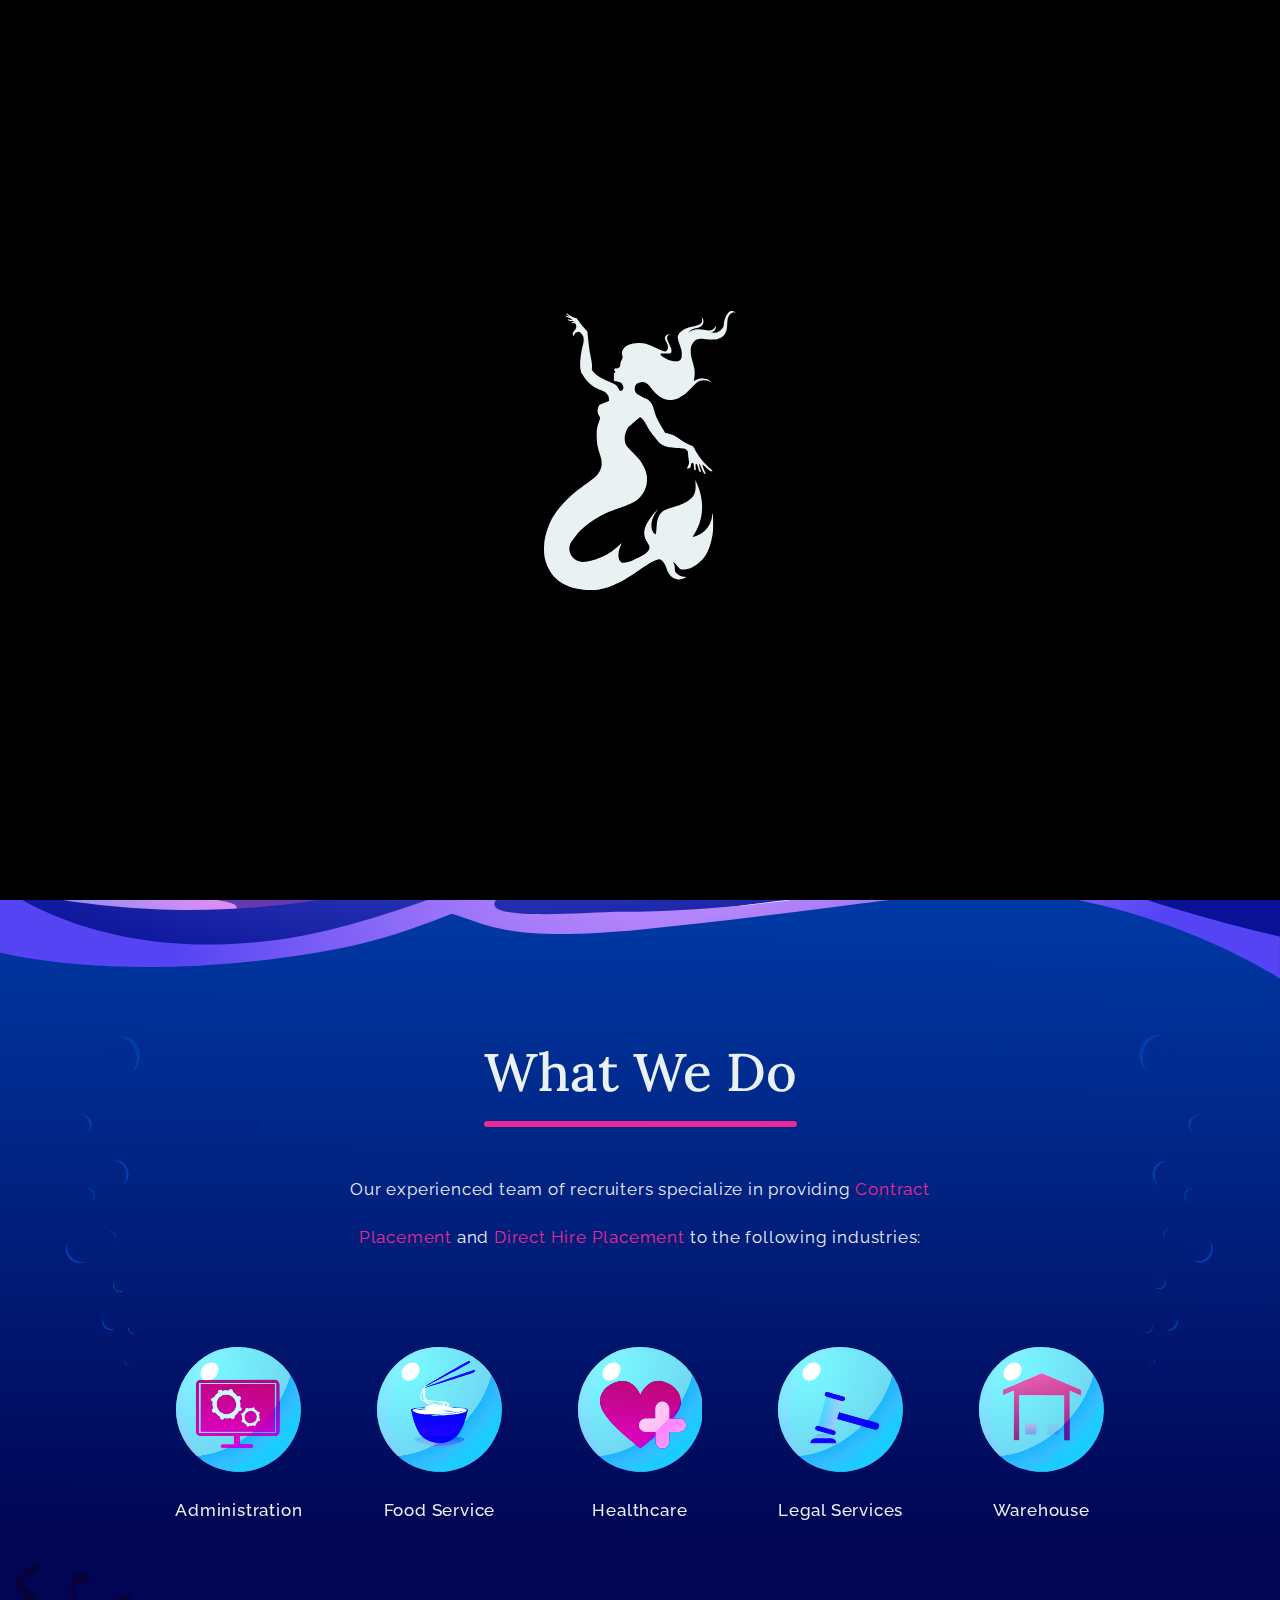
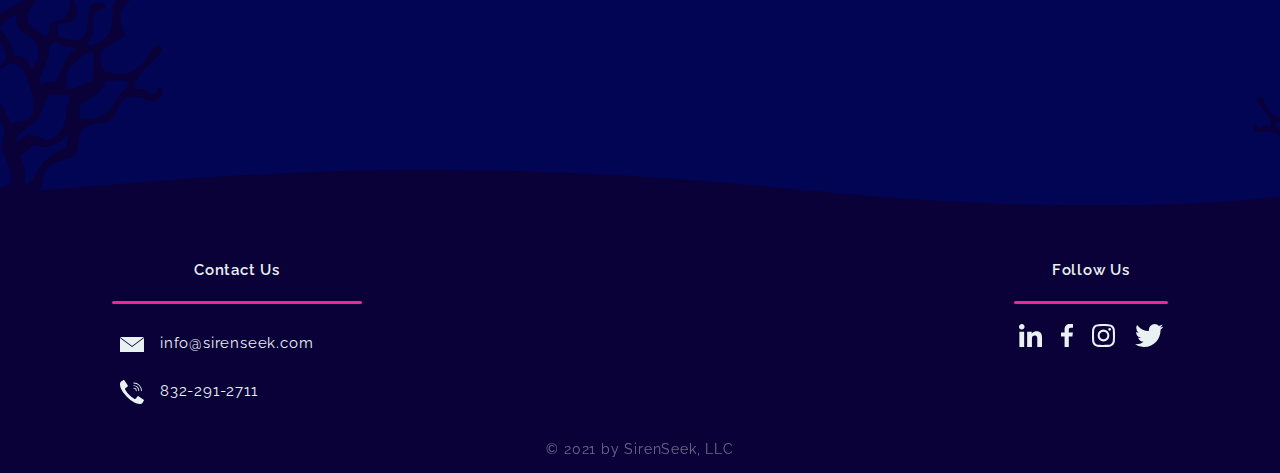
<file: index.html>
<!DOCTYPE html>
<html lang="en">
<head>
	<meta charset="UTF-8">
	<meta name="viewport" content="width=device-width, initial-scale=1.0 shrink-to-fit=no">
	<meta name="description" content="Welcome to SirenSeek! We are a national recruitment firm specializing in ERP, Food Service, Healthcare, IT and Legal Services. We also serve a multitude of other industries ranging from Transportation and Logistics to Food Service and Operations. Save Money, Energy, and Time. Contact us today!">
	 <!--social media meta tags-->
  	<meta property="og:locale" content="en_US">
  	<meta property="og:type" content="website">
  	<meta property="og:title" content="SirenSeek | Welcome">
  	<meta property="og:description" content="Welcome to SirenSeek! We are a national recruitment firm specializing in ERP, Food Service, Healthcare, IT and Legal Services. We also serve a multitude of other industries ranging from Transportation and Logistics to Food Service and Operations. Save Money, Energy, and Time. Contact us today!">
  	<meta property="og:url" content="https://sirenseek.com/">
  	<meta property="og:image" content="https://sirenseek.com/images/social media.png">
	<meta property="og:image:secure_url" content="https://sirenseek.com/images/social media.png">
  <!--links and fonts-->
	<link rel="stylesheet" href="css/bootstrap.min.css">
	<link rel="preconnect" href="https://fonts.gstatic.com">
	<link href="https://fonts.googleapis.com/css2?family=Raleway:wght@200;400;500;600&display=swap" rel="stylesheet">
	<link rel="preconnect" href="https://fonts.gstatic.com">
	<link href="https://fonts.googleapis.com/css2?family=Lora:wght@500;600&display=swap" rel="stylesheet">
	<link rel="stylesheet" href="css/style.css">
	<title>SirenSeek | Welcome</title>
  <link rel="icon" href="images/favicon.png">
	<!-- Global site tag (gtag.js) - Google Analytics -->
<script async src="https://www.googletagmanager.com/gtag/js?id=G-LVYHD60046"></script>
<script>
  window.dataLayer = window.dataLayer || [];
  function gtag(){dataLayer.push(arguments);}
  gtag('js', new Date());

  gtag('config', 'G-LVYHD60046');
</script>
</head>
<body>
	<div class="pageloader"></div>
<div class="bg">
	<header class="header ">
	<div class="logo"><a href="https://sirenseek.com/">
		<img src="images/Logo.svg" alt="Logo">
	</a>
		
	</div>
			
	<nav>
		<ul class="nav-ul" id="nav-ul">
			<li><a href="pages/Employers">Employers</a></li>
			<li><a href="pages/Job-Seekers">Job Seekers</a></li>
			<li><a href="pages/About">About</a></li>
			<li><a href="#contact" data-target="#contact">Contact</a></li>
		</ul>
	</nav>
	<button class="hamburger" id="hamburger">
				<span class="toggle-line"></span>
				<span class="toggle-line"></span>
				<span class="toggle-line"></span>
			</button>
</header>

<div class="wrapper">
	<div class="sun">
	</div>
	<div class="clouds"><svg xmlns="http://www.w3.org/2000/svg" xmlns:xlink="http://www.w3.org/1999/xlink" viewBox="0 0 2233.847 158.446" preserveAspectRation="none">
  <defs>
    <linearGradient id="linear-gradient" x1="0.5" x2="0.5" y2="1.351" gradientUnits="objectBoundingBox">
      <stop offset="0" stop-color="#000654"/>
      <stop offset="1" stop-color="#ba00ae"/>
    </linearGradient>
  </defs>
  <g id="Clouds" class="cloud-move" transform="translate(-634.417 -103.545)">
    <path id="Path_213" data-name="Path 213" d="M3272.511,173.364c0,5.653,9.469-16.227-250.323-24.247s-403.72,26.964-399.628,8.262S2843.4,88.038,2947.891,92.42s-369.522,45.04-228.159,56.7c45.8,3.777,233.945-25.1,302.456-22.611C3165.073,131.687,3272.511,167.711,3272.511,173.364Z" transform="translate(-1287.394 87.706)" fill="url(#linear-gradient)"/>
    <path id="Path_214" data-name="Path 214" d="M3118.531,121.538c-28.655,10.28-493.949,9.053-493.949,9.053s154.081-4.387,244.91-14.071,35.973-29.084,114.62-27.05S3147.186,111.257,3118.531,121.538Z" transform="translate(-255.983 84.34)" opacity="0.59" fill="url(#linear-gradient)"/>
    <path id="Path_215" data-name="Path 215" d="M3393.5,70.283s-302.343,65.247-459.3,76.722,188.922-41.185,85.388-52.7-392.339,32-392.339,32,129.6-18.218,199.091-45.38S3070.149,38.878,3167.9,38.139s-111.879,50.73-43.369,53.214C3267.413,96.534,3393.5,70.283,3393.5,70.283Z" transform="translate(-1992.835 65.414)" fill="url(#linear-gradient)"/>
  </g>
</svg></div>
<div class="clouds1">
	<svg xmlns="http://www.w3.org/2000/svg" xmlns:xlink="http://www.w3.org/1999/xlink" viewBox="0 0 2089.455 280.963">
  <defs>
    <linearGradient id="linear-gradient" x1="0.5" x2="0.5" y2="1.351" gradientUnits="objectBoundingBox">
      <stop offset="0" stop-color="#000654"/>
      <stop offset="1" stop-color="#ba00ae"/>
    </linearGradient>
  </defs>
  <g id="Clouds1" transform="matrix(0.035, 0.999, -0.999, 0.035, 840.329, -41.967)">
    <path id="Path_306" data-name="Path 306" d="M14.82,849.062c13.6,247.5,30.748,302.669,98.208,144.332S41.118,679.743,43.083,647.961c.589-9.522,24.376,36.081,45.059,67.262,26.165,39.446,58.429,152.266,52.444-53.559s-65.71-51.19-77.741-154.321C40.391,314.855-9.68,222.77-12.907,246.5S1.222,601.561,14.82,849.062Z" transform="translate(141.118 1088.484) rotate(-177)" fill="url(#linear-gradient)"/>
  </g>
</
</svg>


</svg>
</div>
<section class="welcome">
	<div class="seeking-wrap">
	<h1>Seeking All <span class="pink">Talent</span>!</h1>
	</div>
	<h2>Save Time, Energy, and Money.</h2>
	<div class="button-wrap">
	<div class="button-pink">
		<a href="pages/Employers"><button>Find Talent</button>
		</a></div>
					<div class="scroller">
    <a href="#scroll">
      <svg xmlns="http://www.w3.org/2000/svg" viewBox="0 0 64 41.461">
  <g id="Scroll" transform="translate(-928 -910.539)">
    <path id="Path_9" data-name="Path 9" d="M2897.358,1002.845a46.143,46.143,0,0,1,12-13.474c8-6,20-10.526,20-10.526l-20,3.789s-6,6.737-12,6.737-12-6.737-12-6.737l-20-3.789s12,4.526,20,10.526A46.143,46.143,0,0,1,2897.358,1002.845Z" transform="translate(-1937.358 -50.845)"/>
    <path id="Path_235" data-name="Path 235" d="M5.892-6.613a2.463,2.463,0,0,1-.208,1.033,2.2,2.2,0,0,1-.583.774,2.6,2.6,0,0,1-.892.486,3.63,3.63,0,0,1-1.126.168A3.828,3.828,0,0,1,2.3-4.23a4.58,4.58,0,0,1-.657-.184,3.524,3.524,0,0,1-.486-.218A1.231,1.231,0,0,1,.883-4.82.465.465,0,0,1,.776-5a.851.851,0,0,1-.034-.258,1.081,1.081,0,0,1,.013-.188.455.455,0,0,1,.037-.121.129.129,0,0,1,.06-.064A.184.184,0,0,1,.93-5.648a.539.539,0,0,1,.265.117,3.949,3.949,0,0,0,.443.255,4.205,4.205,0,0,0,.65.255,2.987,2.987,0,0,0,.882.117,2.429,2.429,0,0,0,.751-.111,1.742,1.742,0,0,0,.59-.318A1.42,1.42,0,0,0,4.9-5.846a1.672,1.672,0,0,0,.137-.694,1.31,1.31,0,0,0-.174-.691A1.823,1.823,0,0,0,4.4-7.736a3.864,3.864,0,0,0-.647-.4q-.362-.178-.741-.355t-.741-.386a3.2,3.2,0,0,1-.647-.486,2.2,2.2,0,0,1-.459-.654A2.1,2.1,0,0,1,.99-10.9a2.159,2.159,0,0,1,.181-.9,1.91,1.91,0,0,1,.51-.677,2.283,2.283,0,0,1,.788-.426,3.286,3.286,0,0,1,1.009-.148A2.969,2.969,0,0,1,4.034-13a4.126,4.126,0,0,1,.533.137,3.02,3.02,0,0,1,.449.188,1.2,1.2,0,0,1,.261.168.527.527,0,0,1,.08.094.37.37,0,0,1,.03.077.657.657,0,0,1,.02.111,1.545,1.545,0,0,1,.007.158,1.121,1.121,0,0,1-.01.158.528.528,0,0,1-.03.121.2.2,0,0,1-.05.077.1.1,0,0,1-.07.027.494.494,0,0,1-.225-.1q-.151-.1-.379-.218a3.152,3.152,0,0,0-.543-.218,2.433,2.433,0,0,0-.717-.1,2.019,2.019,0,0,0-.691.107,1.391,1.391,0,0,0-.489.292,1.185,1.185,0,0,0-.292.432,1.42,1.42,0,0,0-.1.523A1.31,1.31,0,0,0,2-10.274a1.845,1.845,0,0,0,.463.51,3.8,3.8,0,0,0,.654.4q.365.178.744.355t.744.382a3.154,3.154,0,0,1,.654.483,2.181,2.181,0,0,1,.463.65A2.062,2.062,0,0,1,5.892-6.613ZM14.552-5.3a1.389,1.389,0,0,1-.007.144.657.657,0,0,1-.02.111.318.318,0,0,1-.037.084.927.927,0,0,1-.111.124,1.948,1.948,0,0,1-.292.221,2.527,2.527,0,0,1-.459.235,3.518,3.518,0,0,1-.55.164,2.883,2.883,0,0,1-.61.064,2.778,2.778,0,0,1-1.116-.211,2.092,2.092,0,0,1-.815-.624A2.863,2.863,0,0,1,10.036-6a5.068,5.068,0,0,1-.171-1.385A4.8,4.8,0,0,1,10.076-8.9a2.84,2.84,0,0,1,.58-1.033,2.27,2.27,0,0,1,.862-.593,2.9,2.9,0,0,1,1.056-.191,2.835,2.835,0,0,1,.577.057,2.923,2.923,0,0,1,.506.151,2.3,2.3,0,0,1,.412.215,1.815,1.815,0,0,1,.265.2,1.072,1.072,0,0,1,.114.127.356.356,0,0,1,.047.1.606.606,0,0,1,.023.117,1.466,1.466,0,0,1,.007.151.476.476,0,0,1-.057.272.158.158,0,0,1-.124.077.391.391,0,0,1-.231-.121,3.492,3.492,0,0,0-.352-.265,2.741,2.741,0,0,0-.52-.265,1.976,1.976,0,0,0-.727-.121,1.547,1.547,0,0,0-1.344.67A3.343,3.343,0,0,0,10.7-7.411a4.371,4.371,0,0,0,.127,1.116,2.311,2.311,0,0,0,.365.8,1.5,1.5,0,0,0,.58.476,1.822,1.822,0,0,0,.771.158,1.85,1.85,0,0,0,.711-.127,3,3,0,0,0,.536-.282,4.524,4.524,0,0,0,.379-.282.439.439,0,0,1,.225-.127.111.111,0,0,1,.07.023.172.172,0,0,1,.05.074.528.528,0,0,1,.03.121A1.176,1.176,0,0,1,14.552-5.3Zm7.715-4.861q0,.1-.007.171a.441.441,0,0,1-.023.114.19.19,0,0,1-.04.067.086.086,0,0,1-.064.023.41.41,0,0,1-.141-.03q-.08-.03-.188-.064t-.235-.064a1.223,1.223,0,0,0-.282-.03.871.871,0,0,0-.355.077,1.43,1.43,0,0,0-.365.248,3.124,3.124,0,0,0-.4.453q-.211.282-.466.691v4.1a.141.141,0,0,1-.02.074.139.139,0,0,1-.064.054.5.5,0,0,1-.121.034,1.192,1.192,0,0,1-.2.013,1.142,1.142,0,0,1-.191-.013.571.571,0,0,1-.124-.034.12.12,0,0,1-.064-.054A.163.163,0,0,1,18.9-4.4v-6.068a.163.163,0,0,1,.017-.074.135.135,0,0,1,.064-.057.385.385,0,0,1,.117-.034,1.357,1.357,0,0,1,.184-.01,1.435,1.435,0,0,1,.188.01.315.315,0,0,1,.114.034.14.14,0,0,1,.057.057.163.163,0,0,1,.017.074v.959a5.145,5.145,0,0,1,.483-.617,2.379,2.379,0,0,1,.422-.365,1.29,1.29,0,0,1,.392-.178,1.638,1.638,0,0,1,.392-.047q.087,0,.2.01a2.174,2.174,0,0,1,.245.037,1.765,1.765,0,0,1,.235.064.589.589,0,0,1,.144.067.2.2,0,0,1,.054.054.262.262,0,0,1,.023.06.5.5,0,0,1,.013.1Q22.266-10.261,22.266-10.16ZM31.483-7.5A4.519,4.519,0,0,1,31.3-6.164a3.042,3.042,0,0,1-.56,1.059,2.549,2.549,0,0,1-.929.7,3.116,3.116,0,0,1-1.294.251,3.184,3.184,0,0,1-1.244-.225,2.361,2.361,0,0,1-.892-.644,2.742,2.742,0,0,1-.536-1.016,4.72,4.72,0,0,1-.178-1.348,4.6,4.6,0,0,1,.184-1.334A2.964,2.964,0,0,1,26.4-9.775a2.533,2.533,0,0,1,.929-.694,3.171,3.171,0,0,1,1.3-.248,3.227,3.227,0,0,1,1.244.221,2.3,2.3,0,0,1,.888.64A2.809,2.809,0,0,1,31.3-8.839,4.613,4.613,0,0,1,31.483-7.5Zm-.845.074a4.694,4.694,0,0,0-.1-.986,2.425,2.425,0,0,0-.335-.828,1.688,1.688,0,0,0-.63-.57,2.075,2.075,0,0,0-.986-.211,2.107,2.107,0,0,0-.939.194,1.731,1.731,0,0,0-.647.54,2.372,2.372,0,0,0-.372.815,4.056,4.056,0,0,0-.121,1.012,4.775,4.775,0,0,0,.1,1,2.389,2.389,0,0,0,.335.828,1.671,1.671,0,0,0,.63.563,2.1,2.1,0,0,0,.986.208,2.107,2.107,0,0,0,.939-.194,1.744,1.744,0,0,0,.647-.536,2.335,2.335,0,0,0,.372-.811A4.084,4.084,0,0,0,30.638-7.425ZM36.818-4.4a.141.141,0,0,1-.02.074.139.139,0,0,1-.064.054.5.5,0,0,1-.121.034,1.192,1.192,0,0,1-.2.013,1.142,1.142,0,0,1-.191-.013.571.571,0,0,1-.124-.034.12.12,0,0,1-.064-.054A.163.163,0,0,1,36.02-4.4v-9.038a.163.163,0,0,1,.017-.074.135.135,0,0,1,.064-.057.4.4,0,0,1,.124-.034,1.515,1.515,0,0,1,.191-.01,1.582,1.582,0,0,1,.2.01.356.356,0,0,1,.121.034.16.16,0,0,1,.064.057.141.141,0,0,1,.02.074Zm5.777,0a.141.141,0,0,1-.02.074.139.139,0,0,1-.064.054.5.5,0,0,1-.121.034,1.192,1.192,0,0,1-.2.013A1.142,1.142,0,0,1,42-4.24a.571.571,0,0,1-.124-.034.12.12,0,0,1-.064-.054A.163.163,0,0,1,41.8-4.4v-9.038a.163.163,0,0,1,.017-.074.135.135,0,0,1,.064-.057A.4.4,0,0,1,42-13.6a1.515,1.515,0,0,1,.191-.01,1.582,1.582,0,0,1,.2.01.357.357,0,0,1,.121.034.16.16,0,0,1,.064.057.141.141,0,0,1,.02.074Z" transform="translate(938.552 924.153)"/>
  </g>
</svg>

    </a>      
  </div>
	
	<div class="button-blue">
		<a href="pages/Job-Seekers"><button>Find Work</button>
		</a>
	</div>

	</div>
</section>
</div>

<section class="what-we-do-wrap">
  <div class="what-bubbles-right"><svg xmlns="http://www.w3.org/2000/svg" xmlns:xlink="http://www.w3.org/1999/xlink" viewBox="0 0 139.446 597.497">
  <defs>
    <radialGradient id="radial-gradient" cx="0.643" cy="0.56" r="0.554" gradientTransform="translate(0 0)" gradientUnits="objectBoundingBox">
      <stop offset="0" stop-color="#001b77" stop-opacity="0"/>
      <stop offset="0.962" stop-color="#052b8b" stop-opacity="0.133"/>
      <stop offset="0.992" stop-color="#082c8a" stop-opacity="0"/>
      <stop offset="1" stop-color="#003eac"/>
    </radialGradient>
  </defs>
  <g id="what-bubbles" transform="translate(-1639.218 -1279.001)">
    <g class="bubble-flow"><ellipse id="Ellipse_6" data-name="Ellipse 6" cx="33.283" cy="35.943" rx="33.283" ry="35.943" transform="translate(1639.218 1279.001)" fill="url(#radial-gradient)"/></g>
    <g class="bubble-flow"><ellipse id="Ellipse_7" data-name="Ellipse 7" cx="19.366" cy="18.861" rx="19.366" ry="18.861" transform="translate(1725.268 1420.035)" fill="url(#radial-gradient)"/></g>
    <g class="bubble-flow"><ellipse id="Ellipse_8" data-name="Ellipse 8" cx="22.824" cy="23.751" rx="22.824" ry="23.751" transform="translate(1660.769 1504.907)" fill="url(#radial-gradient)"/></g>
    <g class="bubble-flow"><ellipse id="Ellipse_9" data-name="Ellipse 9" cx="13.141" cy="13.971" rx="13.141" ry="13.971" transform="translate(1718.584 1552.395)" fill="url(#radial-gradient)"/></g>
    <g class="bubble-flow"><ellipse id="Ellipse_10" data-name="Ellipse 10" cx="10.216" cy="9.67" rx="10.216" ry="9.67" transform="translate(1680.985 1631.841)" fill="url(#radial-gradient)"/></g>
    <g class="bubble-flow"><ellipse id="Ellipse_6-2" data-name="Ellipse 6" cx="22.126" cy="23.894" rx="22.126" ry="23.894" transform="translate(1761.539 1700.076) rotate(-159)" fill="url(#radial-gradient)"/></g>
    <g class="bubble-flow"><ellipse id="Ellipse_7-2" data-name="Ellipse 7" cx="12.874" cy="12.539" rx="12.874" ry="12.539" transform="translate(1682.673 1745.904) rotate(-159)" fill="url(#radial-gradient)"/></g>
    <g class="bubble-flow"><ellipse id="Ellipse_8-2" data-name="Ellipse 8" cx="15.173" cy="15.79" rx="15.173" ry="15.79" transform="translate(1700.153 1820.013) rotate(-159)" fill="url(#radial-gradient)"/></g>
    <g class="bubble-flow"><ellipse id="Ellipse_9-2" data-name="Ellipse 9" cx="8.736" cy="9.288" rx="8.736" ry="9.288" transform="translate(1657.617 1823.573) rotate(-159)" fill="url(#radial-gradient)"/></g>
    <g class="bubble-flow"><ellipse id="Ellipse_10-2" data-name="Ellipse 10" cx="6.792" cy="6.428" rx="6.792" ry="6.428" transform="translate(1664.075 1876.497) rotate(-159)" fill="url(#radial-gradient)"/></g>
  </g>
</svg>
</div>
  <div class="what-bubbles-left"><svg xmlns="http://www.w3.org/2000/svg" xmlns:xlink="http://www.w3.org/1999/xlink" viewBox="0 0 139.446 597.497">
  <defs>
    <radialGradient id="radial-gradient" cx="0.643" cy="0.56" r="0.554" gradientTransform="translate(0 0)" gradientUnits="objectBoundingBox">
      <stop offset="0" stop-color="#001b77" stop-opacity="0"/>
      <stop offset="0.962" stop-color="#052b8b" stop-opacity="0.133"/>
      <stop offset="0.992" stop-color="#082c8a" stop-opacity="0"/>
      <stop offset="1" stop-color="#003eac"/>
    </radialGradient>
  </defs>
  <g id="what-bubbles" transform="translate(-1639.218 -1279.001)">
    <g class="bubble-flow"><ellipse id="Ellipse_6" data-name="Ellipse 6" cx="33.283" cy="35.943" rx="33.283" ry="35.943" transform="translate(1639.218 1279.001)" fill="url(#radial-gradient)"/></g>
    <g class="bubble-flow"><ellipse id="Ellipse_7" data-name="Ellipse 7" cx="19.366" cy="18.861" rx="19.366" ry="18.861" transform="translate(1725.268 1420.035)" fill="url(#radial-gradient)"/></g>
    <g class="bubble-flow"><ellipse id="Ellipse_8" data-name="Ellipse 8" cx="22.824" cy="23.751" rx="22.824" ry="23.751" transform="translate(1660.769 1504.907)" fill="url(#radial-gradient)"/></g>
    <g class="bubble-flow"><ellipse id="Ellipse_9" data-name="Ellipse 9" cx="13.141" cy="13.971" rx="13.141" ry="13.971" transform="translate(1718.584 1552.395)" fill="url(#radial-gradient)"/></g>
    <g class="bubble-flow"><ellipse id="Ellipse_10" data-name="Ellipse 10" cx="10.216" cy="9.67" rx="10.216" ry="9.67" transform="translate(1680.985 1631.841)" fill="url(#radial-gradient)"/></g>
    <g class="bubble-flow"><ellipse id="Ellipse_6-2" data-name="Ellipse 6" cx="22.126" cy="23.894" rx="22.126" ry="23.894" transform="translate(1761.539 1700.076) rotate(-159)" fill="url(#radial-gradient)"/></g>
    <g class="bubble-flow"><ellipse id="Ellipse_7-2" data-name="Ellipse 7" cx="12.874" cy="12.539" rx="12.874" ry="12.539" transform="translate(1682.673 1745.904) rotate(-159)" fill="url(#radial-gradient)"/></g>
    <g class="bubble-flow"><ellipse id="Ellipse_8-2" data-name="Ellipse 8" cx="15.173" cy="15.79" rx="15.173" ry="15.79" transform="translate(1700.153 1820.013) rotate(-159)" fill="url(#radial-gradient)"/></g>
    <g class="bubble-flow"><ellipse id="Ellipse_9-2" data-name="Ellipse 9" cx="8.736" cy="9.288" rx="8.736" ry="9.288" transform="translate(1657.617 1823.573) rotate(-159)" fill="url(#radial-gradient)"/></g>
    <g class="bubble-flow"><ellipse id="Ellipse_10-2" data-name="Ellipse 10" cx="6.792" cy="6.428" rx="6.792" ry="6.428" transform="translate(1664.075 1876.497) rotate(-159)" fill="url(#radial-gradient)"/></g>
  </g>
</svg>
</div>
	<div class="what-we-do">
		<h1 id="scroll">What We Do</h1>
		<br>
		<p class="what-pad">Our experienced team of recruiters specialize in providing
		<span class="pink">Contract Placement</span> and <span class="pink">Direct Hire Placement</span> to the following industries:</p>
		<div class="services-wrap">
			<!--<div class="services">
        <svg xmlns="http://www.w3.org/2000/svg" xmlns:xlink="http://www.w3.org/1999/xlink" viewBox="0 0 126.855 126.854">
  <defs>
    <radialGradient id="radial-gradient" cx="0.893" cy="1" r="0.807" gradientTransform="translate(0 0.07) scale(1 0.93)" gradientUnits="objectBoundingBox">
      <stop offset="0" stop-color="#f0c"/>
      <stop offset="1" stop-opacity="0"/>
    </radialGradient>
    <linearGradient id="linear-gradients" x1="0.5" x2="0.5" y2="1" gradientUnits="objectBoundingBox">
      <stop offset="0" stop-color="#fd1c33"/>
      <stop offset="1" stop-color="#d50037"/>
    </linearGradient>
    <radialGradient id="radial-gradient-2" cx="0.268" cy="0.197" r="0.773" gradientTransform="matrix(0.716, 0.698, -0.889, 0.913, 0.252, -0.17)" gradientUnits="objectBoundingBox">
      <stop offset="0" stop-color="#fff"/>
      <stop offset="0.079" stop-color="#fff"/>
      <stop offset="0.084" stop-color="#65eaff"/>
      <stop offset="0.764" stop-color="#5ea0e3"/>
      <stop offset="0.767" stop-color="#0047ff"/>
      <stop offset="0.893" stop-color="#1b5aff"/>
      <stop offset="1" stop-color="#0080ff"/>
    </radialGradient>
  </defs>
  <g id="ERP_Icon" data-name="ERP Icon" transform="translate(-346.623 -1826.619)" style="isolation: isolate">
    <path id="bubble_base" data-name="bubble base" d="M63.427,0a63.427,63.427,0,1,1-44.85,18.577A63.427,63.427,0,0,1,63.427,0Z" transform="translate(346.623 1826.619)" fill="#8ccec3"/>
    <path id="reflect" d="M63.427,0a63.427,63.427,0,1,1-44.85,18.577A63.427,63.427,0,0,1,63.427,0Z" transform="translate(346.623 1826.619)" fill="url(#radial-gradient)" style="mix-blend-mode: color;isolation: isolate"/>
    <g class="erp-flow">
      <path 
           fill="url(#linear-gradients)"
           d="M 25.972,-19.775 H 11.149 c -1.2894489,0 -1.7789999,-0.864242 -1.7789999,-1.893 V -47.39 c 0,-1.2949 0.7053599,-1.893 1.7789999,-1.893 H 25.88 c 1.499593,0 1.213606,4.699 0,4.699 H 15.345 v 7.206 h 8.916 c 1.566371,0 1.242086,4.588 0,4.588 h -8.916 v 8.323 h 10.626 c 1.943783,0 1.557139,4.692 0.001,4.692 z"
           transform="translate(362.746,1925.505)"
            /></g>
        <g class="erp-flow"><path
            
           transform="translate(362.746,1925.505)"
           fill="url(#linear-gradients)"
           d="m 47.1,-44.449 c -1.815036,-0.346445 -3.463383,-0.25 -5.339,-0.25 v 8.369 c 1.761133,0.05865 3.710987,0.039 5.291,-0.308 3.777215,-1.4558 2.854463,-6.71175 0.048,-7.811 z m 10.555,23.899 c 0.02587,1.820533 -5.647671,1.432752 -6.447,-0.09 -2.5879,-4.930053 -4.711487,-11.142546 -9.44,-11.2 v 11.24 c -0.88397,1.99098 -5.814143,1.598614 -5.997,0 v -26.79 c 0.05579,-1.293696 0.731769,-1.656336 1.779,-1.893 3.158644,0.03498 6.463147,-0.140233 9.555,0.046 2.621776,0.157918 5.20101,0.859476 6.985,2.589 2.620752,3.035383 2.547582,7.160188 0.552,10.339 -1.133892,1.389828 -2.663928,2.312712 -4.242,2.809 3.874465,3.687507 7.189964,8.373563 7.255,12.95 z" /></g>
        <g class="erp-flow"><path
           
           transform="translate(362.746,1925.505)"
           fill="url(#linear-gradients)"
           d="m 77.71,-43.924 c -1.933426,-1.007128 -3.905862,-0.725 -6.044,-0.725 v 10.011 c 2.290768,0.03534 5.318367,0.09334 6.682,-1.471 2.003347,-2.40017 1.54592,-6.077639 -0.638,-7.815 z m 7.388,8.003 c -1.166172,2.629164 -3.365678,4.442629 -5.895,5.227 -2.703695,0.743797 -4.820201,0.684 -7.537,0.684 v 9.41 c -1.564232,2.190081 -4.749085,1.627759 -5.997,0 v -26.54 c 0.06644,-1.463972 0.854828,-1.874551 2.03,-2.144 2.940667,0.0305 6.146555,-0.188231 8.955,0.08 2.84103,0.271343 5.448624,1.093793 7.263,3.101 2.28917,2.943871 2.405011,6.927712 1.181,10.182 z" /></g>
    <path id="bubble_overlay" data-name="bubble overlay" d="M63.427,0a63.427,63.427,0,1,1-44.85,18.577A63.427,63.427,0,0,1,63.427,0Z" transform="translate(346.623 1826.619)" fill="url(#radial-gradient-2)" style="mix-blend-mode: overlay;isolation: isolate"/>
  </g>
</svg>

  

			<p>Enterprise Resource <br> 
			Planning (ERP)</p></div>-->
			<div class="services"><svg xmlns="http://www.w3.org/2000/svg" xmlns:xlink="http://www.w3.org/1999/xlink" viewBox="0 0 126.855 126.854">
  <defs>
    <radialGradient id="radial-gradient" cx="0.893" cy="1" r="0.807" gradientTransform="translate(0 0.07) scale(1 0.93)" gradientUnits="objectBoundingBox">
      <stop offset="0" stop-color="#f0c"/>
      <stop offset="1" stop-opacity="0"/>
    </radialGradient>
    <linearGradient id="linear-gradient" x1="0.5" x2="0.5" y2="0.725" gradientUnits="objectBoundingBox">
      <stop offset="0" stop-color="#ff4242"/>
      <stop offset="1" stop-color="#0a0a4b"/>
    </linearGradient>
    <radialGradient id="radial-gradient-2" cx="0.268" cy="0.197" r="0.773" gradientTransform="matrix(0.716, 0.698, -0.889, 0.913, 0.252, -0.17)" gradientUnits="objectBoundingBox">
      <stop offset="0" stop-color="#fff"/>
      <stop offset="0.079" stop-color="#fff"/>
      <stop offset="0.084" stop-color="#65eaff"/>
      <stop offset="0.764" stop-color="#5ea0e3"/>
      <stop offset="0.767" stop-color="#0047ff"/>
      <stop offset="0.893" stop-color="#1b5aff"/>
      <stop offset="1" stop-color="#0080ff"/>
    </radialGradient>
  </defs>
  <g id="IT_Icon" data-name="IT Icon" transform="translate(0 0)">
    <path id="bubble_base" data-name="bubble base" d="M63.427,0a63.427,63.427,0,1,1-44.85,18.577A63.427,63.427,0,0,1,63.427,0Z" transform="translate(0 0)" fill="#8ccec3"/>
    <path id="reflected_light" data-name="reflected light" d="M63.427,0a63.427,63.427,0,1,1-44.85,18.577A63.427,63.427,0,0,1,63.427,0Z" transform="translate(0 0)" fill="url(#radial-gradient)" style="mix-blend-mode: color;isolation: isolate"/>
    <g id="monitor" transform="translate(20.009 33.381)">
      <path id="Union_4" data-name="Union 4" d="M26.758,69a1.683,1.683,0,0,1,0-3.366H38.675V57.219H5a5.005,5.005,0,0,1-5-5V5A5.005,5.005,0,0,1,5,0H80a5.005,5.005,0,0,1,5,5V52.22a5.005,5.005,0,0,1-5,5H44.626v8.415H56.542a1.683,1.683,0,1,1,0,3.366ZM3.148,54.1h78.7V3.117H3.148Zm1.675-1.3V4.2H80.177V52.8Z" transform="translate(0.181 0)" fill="#e53460"/>
      <path id="Union_4-2" data-name="Union 4" d="M26.758,69a1.683,1.683,0,0,1,0-3.366H38.675V57.219H5a5.005,5.005,0,0,1-5-5V5A5.005,5.005,0,0,1,5,0H80a5.005,5.005,0,0,1,5,5V52.22a5.005,5.005,0,0,1-5,5H44.626v8.415H56.542a1.683,1.683,0,1,1,0,3.366ZM3.148,54.1h78.7V3.117H3.148Zm1.675-1.3V4.2H80.177V52.8Z" transform="translate(0.181)" fill="url(#linear-gradient)" style="mix-blend-mode: overlay;isolation: isolate"/>
    </g>
    <g id="big-gear" >
      <g transform="translate(20.009 33.381)">
        <g transform="translate(-20.009 -33.381)" class="big-gear">
            <path id="Union_2" data-name="Union 2" d="M14.224,30.015v-.141a14.282,14.282,0,0,1-6.5-2.624l-.1.1a2.067,2.067,0,0,1-2.884.01,1.976,1.976,0,0,1,.01-2.83l.1-.1A13.736,13.736,0,0,1,3.142,21.5a13.569,13.569,0,0,1-.966-3.447H2.032A2,2,0,0,1,0,16.061a2.037,2.037,0,0,1,2.046-2.008H2.19A13.731,13.731,0,0,1,3.18,10.6,13.975,13.975,0,0,1,4.909,7.656l-.1-.1a1.974,1.974,0,0,1,.01-2.83A2.067,2.067,0,0,1,7.7,4.717l.1.1A14.481,14.481,0,0,1,14.32,2.149V2.008A2.037,2.037,0,0,1,16.367,0,2,2,0,0,1,18.4,1.993v.141a14.258,14.258,0,0,1,6.5,2.624l.1-.1a2.066,2.066,0,0,1,2.884-.01,1.974,1.974,0,0,1-.01,2.829l-.1.1a13.765,13.765,0,0,1,1.709,2.93,13.6,13.6,0,0,1,.967,3.457h.181a2,2,0,1,1,0,4h-.2a13.731,13.731,0,0,1-.989,3.443,14,14,0,0,1-1.729,2.943l.1.1a1.973,1.973,0,0,1-.01,2.829,2.067,2.067,0,0,1-2.884.01l-.1-.1A14.473,14.473,0,0,1,18.3,29.86V30a2.036,2.036,0,0,1-2.046,2.007h-.008A2,2,0,0,1,14.224,30.015ZM6.116,16.04a10.028,10.028,0,0,0,10.16,9.968A10.2,10.2,0,0,0,26.506,15.97,10.028,10.028,0,0,0,16.4,6h-.108A10.2,10.2,0,0,0,6.116,16.04Z" transform="matrix(0.985, 0.174, -0.174, 0.985, 17.989, 6.345)" fill="#d5fcff"/>
        </g>
    </g>
    </g>
    <g id="small-gear">
      <g transform="translate(20.009 33.381)">
        <g class="small-gear" transform="translate(-20.009 -33.381)">
            <path id="Union_3" data-name="Union 3" d="M10.241,20.032a1.28,1.28,0,0,1-1.28-1.259v-.089A9.066,9.066,0,0,1,4.888,17l-.064.062a1.286,1.286,0,0,1-1.8-.011,1.237,1.237,0,0,1-.011-1.77l.063-.062a8.8,8.8,0,0,1-1.084-1.844,8.638,8.638,0,0,1-.624-2.163H1.281A1.281,1.281,0,0,1,0,9.957,1.245,1.245,0,0,1,1.265,8.712h.089A8.555,8.555,0,0,1,3.014,4.725L2.95,4.662a1.238,1.238,0,0,1-.011-1.77,1.288,1.288,0,0,1,1.8.01l.064.063A8.752,8.752,0,0,1,6.665,1.921a8.844,8.844,0,0,1,2.191-.588V1.245A1.246,1.246,0,0,1,10.121,0,1.28,1.28,0,0,1,11.4,1.26v.088a9.063,9.063,0,0,1,4.073,1.68l.064-.063a1.287,1.287,0,0,1,1.8.011,1.238,1.238,0,0,1,.01,1.77l-.063.062a8.816,8.816,0,0,1,1.084,1.844,8.638,8.638,0,0,1,.622,2.153H19.1a1.252,1.252,0,0,1,0,2.5h-.094a8.555,8.555,0,0,1-1.661,4l.064.063a1.239,1.239,0,0,1,.011,1.771,1.288,1.288,0,0,1-1.8-.011l-.064-.063A8.751,8.751,0,0,1,13.7,18.112a8.845,8.845,0,0,1-2.191.588v.088a1.244,1.244,0,0,1-1.257,1.245ZM3.818,9.979a6.411,6.411,0,0,0,6.4,6.3,6.23,6.23,0,0,0,6.326-6.223,6.411,6.411,0,0,0-6.358-6.3H10.1A6.229,6.229,0,0,0,3.818,9.979Z" transform="translate(43.126 31.46) rotate(-18)" fill="#d5fcff"/>
        </g>
    </g>
    </g>
    <path id="bubble_overlay" data-name="bubble overlay" d="M63.427,0a63.427,63.427,0,1,1-44.85,18.577A63.427,63.427,0,0,1,63.427,0Z" transform="translate(0 0)" fill="url(#radial-gradient-2)" style="mix-blend-mode: overlay;isolation: isolate"/>
  </g>
</svg>

      <p>Administration</p></div>

			<div class="services"><svg xmlns="http://www.w3.org/2000/svg" xmlns:xlink="http://www.w3.org/1999/xlink" viewBox="0 0 126.855 126.854">
  <defs>
    <radialGradient id="radial-gradient" cx="0.893" cy="1" r="0.807" gradientTransform="translate(0 0.07) scale(1 0.93)" gradientUnits="objectBoundingBox">
      <stop offset="0" stop-color="#f0c"/>
      <stop offset="1" stop-opacity="0"/>
    </radialGradient>
    <linearGradient id="linear-gradient" x1="0.5" y1="-0.601" x2="0.5" y2="1" gradientUnits="objectBoundingBox">
      <stop offset="0" stop-color="#ff5656"/>
      <stop offset="1" stop-color="#ffcb00"/>
    </linearGradient>
    <radialGradient id="radial-gradient-2" cx="0.268" cy="0.197" r="0.773" gradientTransform="matrix(0.716, 0.698, -0.889, 0.913, 0.252, -0.17)" gradientUnits="objectBoundingBox">
      <stop offset="0" stop-color="#fff"/>
      <stop offset="0.079" stop-color="#fff"/>
      <stop offset="0.084" stop-color="#65eaff"/>
      <stop offset="0.764" stop-color="#5ea0e3"/>
      <stop offset="0.767" stop-color="#0047ff"/>
      <stop offset="0.893" stop-color="#1b5aff"/>
      <stop offset="1" stop-color="#0080ff"/>
    </radialGradient>
  </defs>
  <g id="Food_Service" data-name="Food Service" transform="translate(0 0)">
    <path id="Path_29" data-name="Path 29" d="M63.427,0a63.427,63.427,0,1,1-44.85,18.577A63.427,63.427,0,0,1,63.427,0Z" transform="translate(0 0)" fill="#8ccec3"/>
    <path id="Path_38" data-name="Path 38" d="M63.427,0a63.427,63.427,0,1,1-44.85,18.577A63.427,63.427,0,0,1,63.427,0Z" transform="translate(0 0)" fill="url(#radial-gradient)" style="mix-blend-mode: color;isolation: isolate"/>
    <g id="bowl" transform="translate(34.7 17.758)">
      <g id="bowl-2" data-name="bowl">
        <path id="Path_299" data-name="Path 299" d="M641.519,1249.08c12.546,0,25.093-4.739,25.093-7.208s-12.546-2.669-25.093-2.669-25.093.2-25.093,2.669S628.972,1249.08,641.519,1249.08Z" transform="translate(-612.688 -1165.918)" fill="#b3ceff"/>
        <path id="Path_298" data-name="Path 298" d="M626.922,1268.533c7.208,7.374,18.335,7.238,18.335,7.238s10.647.136,17.855-7.238,10.976-26.367,10.976-26.367H616.426S619.714,1261.159,626.922,1268.533Z" transform="translate(-616.426 -1196.153)" fill="#3135f2"/>
        <path id="Path_303" data-name="Path 303" d="M616.426,1241.843c0-2.2,14.415-2.938,28.831-2.938s28.831.734,28.831,2.938-14.415,5.877-28.831,5.877S616.426,1244.047,616.426,1241.843Z" transform="translate(-616.426 -1195.629)" fill="#3135f2"/>
      </g>
      <g id="bowl_overlay" data-name="bowl overlay" style="mix-blend-mode: overlay;isolation: isolate">
        <path id="Path_299-2" data-name="Path 299" d="M641.519,1249.08c12.546,0,25.093-4.739,25.093-7.208s-12.546-2.669-25.093-2.669-25.093.2-25.093,2.669S628.972,1249.08,641.519,1249.08Z" transform="translate(-612.688 -1165.918)" fill="url(#linear-gradient)" style="mix-blend-mode: overlay;isolation: isolate"/>
        <path id="Path_298-2" data-name="Path 298" d="M626.922,1268.533c7.208,7.374,18.335,7.238,18.335,7.238s10.647.136,17.855-7.238,10.976-26.367,10.976-26.367H616.426S619.714,1261.159,626.922,1268.533Z" transform="translate(-616.426 -1196.153)" fill="url(#linear-gradient)" style="mix-blend-mode: overlay;isolation: isolate"/>
        <path id="Path_303-2" data-name="Path 303" d="M616.426,1241.843c0-2.2,14.415-2.938,28.831-2.938s28.831.734,28.831,2.938-14.415,5.877-28.831,5.877S616.426,1244.047,616.426,1241.843Z" transform="translate(-616.426 -1195.629)" fill="url(#linear-gradient)" style="mix-blend-mode: overlay;isolation: isolate"/>
      </g>
    </g>
    <path id="noodles" d="M-17.282,29.542C-20.707,32.516-39,43.25-50.4,47.723c-7.256,2.847-13.784,2.1-13.081.993,1.748-2.764,12.04-8.151,24.391-13.435S-18.539,26-14.447,26.027s-.774,4.771-8.276,9.373S-43.432,46.159-44.09,45.986c-.728-.191,27.687-14.77,27.345-16.684S-28.319,31.692-39.219,36.2s-18.516,8.19-20.232,10.724c-.57.841,4.64-3.16,11.326-5.9,5.608-2.3,21.484-5.789,23.319-8.13.577-.737-20.9,9.07-27.17,9.845-3.05.377-.795-5.039,7.879-8.338S-13.857,26.568-17.282,29.542Z" transform="matrix(0.914, 0.407, -0.407, 0.914, 114.146, 45.283)" fill="#fff"/>
    <g id="behind_chop"><g transform="translate(35.7 13.758)">
    <g transform="translate(35.7 13.758)" class="hashi" data-name="behind chop">
      <path id="Path_304" data-name="Path 304" d="M0,1.928c-.1-2.726,1.644-2.5,2.326.3S9.258,55.212,8.676,55.137.1,4.654,0,1.928Z" transform="matrix(0.358, 0.934, -0.934, 0.358, 58.683, 0)" fill="#3135f2"/>
      <path id="Path_304-2" data-name="Path 304" d="M0,1.928c-.1-2.726,1.644-2.5,2.326.3S9.258,55.212,8.676,55.137.1,4.654,0,1.928Z" transform="matrix(0.358, 0.934, -0.934, 0.358, 58.683, 0)" fill="url(#linear-gradient)" style="mix-blend-mode: overlay;isolation: isolate"/></g></g>
    </g>
    <g id="soba">
      <g transform="translate(19.181 5026.824)">
        <g transform="translate(-19.181 -5026.824)" class="soba">
    <path   d="m44.611-4962.46c-1.425-.054,10.662-4.738,7.256-6.569-3.019-1.624-16.237-1.515-21.292-3.572a7.107,7.107,0,0,0,.364.788c3.158,1.03,7.114,1.959,9.85,2.932.956-.053,1.9-.133,2.813-.213,3.242-.286,5.963-.572,6.6.373,1.4,2.077-11.063,5.323-12.158,5s11.432-2.537,9.805-4.411c-.7-.8-3.024-.55-5.817-.264a4.928,4.928,0,0,1,1.776,1.119c1.834,2.222-7.9,3.158-9.785,2.463s10.3-.4,8.206-2.463a5.29,5.29,0,0,0-1.76-.966c-3.387.306-7.115.408-9.361-1.279a4.82,4.82,0,0,1-1.326-1.63,11.9,11.9,0,0,1-4.128-1.911c-2.318-2.077,1.2-10.141,3.183-13.576.4-1.169.839-1.843,1.206-1.632a.091.091,0,0,1,.073.055c.385.363.218,1.557-.1,3.122-.264,3.016-.658,7.581.106,10.978l0,0c3.417,2.929,19.886,1.484,23.508,4.4,3.6,2.9-7.461,7.256-8.994,7.257Zm-12.252-7.732c1.615,1.066,3.925,1.373,6.353,1.374-2-.579-4.5-1.126-6.817-1.737A3.707,3.707,0,0,0,32.359-4970.192Zm-5.675-3.514a11.035,11.035,0,0,0,2.569,1.3,12.482,12.482,0,0,1-.356-1.293c-1.531-1.873-1.411-6.544-.765-10.105C26.512-4980.1,24.719-4975.185,26.684-4973.706z" fill="#fff"/></g></g></g>
    <g id="front_chop">
    <g transform="translate(32.7 14.758)"> 
      <g transform="translate(32.7 14.758)" class="hashi" data-name="front chop">
      <path id="Path_305" data-name="Path 305" d="M0,1.927C-.036-.784,1.876-.581,2.551,2.2S8.745,54.836,8.107,54.768.038,4.638,0,1.927Z" transform="translate(66.843 8.451) rotate(79)" fill="#3135f2"/>
      <path id="Path_305-2" data-name="Path 305" d="M0,1.927C-.036-.784,1.876-.581,2.551,2.2S8.745,54.836,8.107,54.768.038,4.638,0,1.927Z" transform="translate(66.843 8.451) rotate(79)" fill="url(#linear-gradient)" style="mix-blend-mode: overlay;isolation: isolate"/></g></g>
    </g>
    <path id="Path_31" data-name="Path 31" d="M63.427,0a63.427,63.427,0,1,1-44.85,18.577A63.427,63.427,0,0,1,63.427,0Z" transform="translate(0 0)" fill="url(#radial-gradient-2)" style="mix-blend-mode: overlay;isolation: isolate"/>
  </g>
</svg>

			<p>Food Service</p></div>
			<div class="services"><svg xmlns="http://www.w3.org/2000/svg" xmlns:xlink="http://www.w3.org/1999/xlink"  viewBox="0 0 127.07 127.07">
  <defs>
    <radialGradient id="radial-gradient" cx="0.893" cy="1" r="0.807" gradientTransform="translate(0 0.07) scale(1 0.93)" gradientUnits="objectBoundingBox">
      <stop offset="0" stop-color="#f0c"/>
      <stop offset="1" stop-opacity="0"/>
    </radialGradient>
    <linearGradient id="linear-gradient" x1="0.5" x2="0.5" y2="0.725" gradientUnits="objectBoundingBox">
      <stop offset="0" stop-color="#ff4242"/>
      <stop offset="1" stop-color="#0a0a4b"/>
    </linearGradient>
    <radialGradient id="radial-gradient-2" cx="0.268" cy="0.197" r="0.773" gradientTransform="matrix(0.716, 0.698, -0.889, 0.913, 0.252, -0.17)" gradientUnits="objectBoundingBox">
      <stop offset="0" stop-color="#fff"/>
      <stop offset="0.079" stop-color="#fff"/>
      <stop offset="0.084" stop-color="#65eaff"/>
      <stop offset="0.764" stop-color="#5ea0e3"/>
      <stop offset="0.767" stop-color="#0047ff"/>
      <stop offset="0.893" stop-color="#1b5aff"/>
      <stop offset="1" stop-color="#0080ff"/>
    </radialGradient>
  </defs>
  <g id="Healthcare_icon" data-name="Healthcare icon" transform="translate(0 0)">
    <path id="bubble_base" data-name="bubble base" d="M63.535,0A63.535,63.535,0,1,1,18.609,18.609,63.535,63.535,0,0,1,63.535,0Z" transform="translate(0 0)" fill="#8ccec3"/>
    <path id="reflected_light" data-name="reflected light" d="M63.535,0A63.535,63.535,0,1,1,18.609,18.609,63.535,63.535,0,0,1,63.535,0Z" transform="translate(0 0)" fill="url(#radial-gradient)" style="mix-blend-mode: color;isolation: isolate"/>
    <g id="heart" transform="translate(22.144 34.253)">
      <path id="base" d="M4485.155,2774.378s37.582-27.3,41-44.378-17.083-27.37-27.333-23.954-13.665,13.666-13.665,13.666-3.417-10.249-13.667-13.666-30.749,6.871-27.333,23.954,41,44.378,41,44.378" transform="translate(-4443.776 -2705.394)" fill="#e45c5c"/>
      <path id="overlay" d="M4485.155,2774.378s37.582-27.3,41-44.378-17.083-27.37-27.333-23.954-13.665,13.666-13.665,13.666-3.417-10.249-13.667-13.666-30.749,6.871-27.333,23.954,41,44.378,41,44.378" transform="translate(-4443.776 -2705.394)" fill="url(#linear-gradient)" style="mix-blend-mode: overlay;isolation: isolate"/>
    </g>
    <g id="plus" >
    	<g transform="translate(22.144 34.253)" style="isolation: isolate">
    		<g transform="translate(-22.144 -34.253)" class="plus">
      <path id="overlay-2" data-name="overlay" d="M17.143,40.928V30.857H6.857a6.857,6.857,0,0,1,0-13.714H17.143V7.071a7.071,7.071,0,0,1,14.143,0V17.143h9.857a6.857,6.857,0,1,1,0,13.714H31.286V40.928a7.071,7.071,0,1,1-14.143,0Z" transform="translate(39.933 21.344)" fill="#ffd3d3"/>
      <path id="base-2" data-name="base" d="M17.143,40.928V30.857H6.857a6.857,6.857,0,0,1,0-13.714H17.143V7.071a7.071,7.071,0,0,1,14.143,0V17.143h9.857a6.857,6.857,0,1,1,0,13.714H31.286V40.928a7.071,7.071,0,1,1-14.143,0Z" transform="translate(39.933 21.344)" fill="url(#linear-gradient)" style="mix-blend-mode: overlay;isolation: isolate"/>
  			</g>
 	 </g>
   </g>
    <path id="bubble_overlay" data-name="bubble overlay" d="M63.535,0A63.535,63.535,0,1,1,18.609,18.609,63.535,63.535,0,0,1,63.535,0Z" transform="translate(0 0)" fill="url(#radial-gradient-2)" style="mix-blend-mode: overlay;isolation: isolate"/>
  </g>
</svg>
			<p>Healthcare</p></div>
			<div class="services">

        <svg id="Legal_Icon" data-name="Legal Icon" xmlns="http://www.w3.org/2000/svg" xmlns:xlink="http://www.w3.org/1999/xlink" viewBox="0 0 178.127 178.127">
  <defs>
    <radialGradient id="radial-gradient" cx="0.893" cy="1" r="0.807" gradientTransform="translate(0 0.07) scale(1 0.93)" gradientUnits="objectBoundingBox">
      <stop offset="0" stop-color="#f0c"/>
      <stop offset="1" stop-opacity="0"/>
    </radialGradient>
    <linearGradient id="linear-gradient" x1="0.5" x2="0.5" y2="0.725" gradientUnits="objectBoundingBox">
      <stop offset="0" stop-color="#ff4242"/>
      <stop offset="1" stop-color="#0a0a4b"/>
    </linearGradient>
    <radialGradient id="radial-gradient-2" cx="0.268" cy="0.197" r="0.773" gradientTransform="matrix(0.716, 0.698, -0.889, 0.913, 0.252, -0.17)" gradientUnits="objectBoundingBox">
      <stop offset="0" stop-color="#fff"/>
      <stop offset="0.079" stop-color="#fff"/>
      <stop offset="0.084" stop-color="#65eaff"/>
      <stop offset="0.764" stop-color="#5ea0e3"/>
      <stop offset="0.767" stop-color="#0047ff"/>
      <stop offset="0.893" stop-color="#1b5aff"/>
      <stop offset="1" stop-color="#0080ff"/>
    </radialGradient>
  </defs>
  <path id="bubble_base" data-name="bubble base" d="M89.064,0A89.064,89.064,0,1,1,26.086,26.086,89.064,89.064,0,0,1,89.064,0Z" transform="translate(0 0)" fill="#8ccec3"/>
  <path id="reflected_light" data-name="reflected light" d="M89.064,0A89.064,89.064,0,1,1,26.086,26.086,89.064,89.064,0,0,1,89.064,0Z" transform="translate(0)" fill="url(#radial-gradient)" style="mix-blend-mode: color;isolation: isolate"/>
  
  <g id="plate">
    <g id="Group_13" data-name="Group 13" transform="translate(46.18 33.505)">
      <path id="Rectangle_36" data-name="Rectangle 36" d="M6.608,0H16.775a6.608,6.608,0,0,1,6.608,6.608v0a0,0,0,0,1,0,0H0a0,0,0,0,1,0,0v0A6.608,6.608,0,0,1,6.608,0Z" transform="translate(6.608 90.636)" fill="#b3ceff"/>
      <path id="Rectangle_37" data-name="Rectangle 37" d="M6.608,0H30.5a6.608,6.608,0,0,1,6.608,6.608v0a0,0,0,0,1,0,0H0a0,0,0,0,1,0,0v0A6.608,6.608,0,0,1,6.608,0Z" transform="translate(0 97.244)" fill="#3135f2"/>
    </g>
    <g id="Group_14" data-name="Group 14" transform="translate(46.18 33.505)" style="mix-blend-mode: overlay;isolation: isolate">
      <path id="Rectangle_36-2" data-name="Rectangle 36" d="M6.608,0H16.775a6.608,6.608,0,0,1,6.608,6.608v0a0,0,0,0,1,0,0H0a0,0,0,0,1,0,0v0A6.608,6.608,0,0,1,6.608,0Z" transform="translate(6.608 90.636)" fill="url(#linear-gradient)"/>
      <path id="Rectangle_37-2" data-name="Rectangle 37" d="M6.608,0H30.5a6.608,6.608,0,0,1,6.608,6.608v0a0,0,0,0,1,0,0H0a0,0,0,0,1,0,0v0A6.608,6.608,0,0,1,6.608,0Z" transform="translate(0 97.244)" fill="url(#linear-gradient)"/>
    </g>
  </g>
  <g id="hammer"> 
    <g transform="translate(46.18 33.505)">
      <g transform="translate(-46.18 -33.505)" class="hammer">
    <path id="Rectangle_32" data-name="Rectangle 32" d="M0,0H10.065a0,0,0,0,1,0,0V55.357A5.032,5.032,0,0,1,5.032,60.39h0A5.032,5.032,0,0,1,0,55.357V0A0,0,0,0,1,0,0Z" transform="translate(50.831 42.702) rotate(-45)" fill="#3135f2"/>
    <rect id="Rectangle_33" data-name="Rectangle 33" width="43.615" height="23.485" transform="translate(22.363 37.958) rotate(-45)" fill="#b3ceff"/>
    <rect id="Rectangle_34" data-name="Rectangle 34" width="6.71" height="30.195" rx="3.355" transform="translate(50.831 4.745) rotate(-45)" fill="#3135f2"/>
    <rect id="Rectangle_35" data-name="Rectangle 35" width="6.71" height="30.195" rx="3.355" transform="translate(15.246 40.33) rotate(-45)" fill="#3135f2"/>
    <path id="Rectangle_32-2" data-name="Rectangle 32" d="M0,0H10.065a0,0,0,0,1,0,0V55.357A5.032,5.032,0,0,1,5.032,60.39h0A5.032,5.032,0,0,1,0,55.357V0A0,0,0,0,1,0,0Z" transform="translate(50.831 42.702) rotate(-45)" fill="url(#linear-gradient)" style="mix-blend-mode: overlay;isolation: isolate"/>
    <rect id="Rectangle_33-2" data-name="Rectangle 33" width="43.615" height="23.485" transform="translate(22.363 37.958) rotate(-45)" fill="url(#linear-gradient)" style="mix-blend-mode: overlay;isolation: isolate"/>
    <rect id="Rectangle_34-2" data-name="Rectangle 34" width="6.71" height="30.195" rx="3.355" transform="translate(50.831 4.745) rotate(-45)" fill="url(#linear-gradient)" style="mix-blend-mode: overlay;isolation: isolate"/>
    <rect id="Rectangle_35-2" data-name="Rectangle 35" width="6.71" height="30.195" rx="3.355" transform="translate(15.246 40.33) rotate(-45)" fill="url(#linear-gradient)" style="mix-blend-mode: overlay;isolation: isolate"/>
      </g>
    </g>
  </g>
  <path id="bubble_overlay" data-name="bubble overlay" d="M89.064,0A89.064,89.064,0,1,1,26.086,26.086,89.064,89.064,0,0,1,89.064,0Z" transform="translate(0 0)" fill="url(#radial-gradient-2)" style="mix-blend-mode: overlay;isolation: isolate"/>
</svg>


			<p>Legal Services</p></div>

  <div class="services"><svg xmlns="http://www.w3.org/2000/svg" xmlns:xlink="http://www.w3.org/1999/xlink" viewBox="0 0 178.127 178.127">
  <defs>
    <radialGradient id="radial-gradient" cx="0.893" cy="1" r="0.807" gradientTransform="translate(0 0.07) scale(1 0.93)" gradientUnits="objectBoundingBox">
      <stop offset="0" stop-color="#f0c"/>
      <stop offset="1" stop-opacity="0"/>
    </radialGradient>
    <linearGradient id="linear-gradient" x1="0.5" x2="0.5" y2="1" gradientUnits="objectBoundingBox">
      <stop offset="0" stop-color="#ff003a"/>
      <stop offset="1" stop-color="#bb0560"/>
    </linearGradient>
    <linearGradient id="linear-gradient-2" x1="0.5" x2="0.5" y2="1" gradientUnits="objectBoundingBox">
      <stop offset="0" stop-color="#f0365a"/>
      <stop offset="1" stop-color="#9e2348"/>
    </linearGradient>
    <radialGradient id="radial-gradient-2" cx="0.268" cy="0.197" r="0.773" gradientTransform="matrix(0.716, 0.698, -0.889, 0.913, 0.252, -0.17)" gradientUnits="objectBoundingBox">
      <stop offset="0" stop-color="#fff"/>
      <stop offset="0.079" stop-color="#fff"/>
      <stop offset="0.084" stop-color="#65eaff"/>
      <stop offset="0.764" stop-color="#5ea0e3"/>
      <stop offset="0.767" stop-color="#0047ff"/>
      <stop offset="0.893" stop-color="#1b5aff"/>
      <stop offset="1" stop-color="#0080ff"/>
    </radialGradient>
  </defs>
  <g id="Warehouse" transform="translate(-308.473 -1674.873)">
    <path id="Path_29" data-name="Path 29" d="M89.064,0A89.064,89.064,0,1,1,26.086,26.086,89.064,89.064,0,0,1,89.064,0Z" transform="translate(308.473 1674.873)" fill="#8ccec3"/>
    <path id="Path_38" data-name="Path 38" d="M89.064,0A89.064,89.064,0,1,1,26.086,26.086,89.064,89.064,0,0,1,89.064,0Z" transform="translate(308.473 1674.873)" fill="url(#radial-gradient)" style="mix-blend-mode: color;isolation: isolate"/>
    <path id="Union_31" data-name="Union 31" d="M-1838,96V32h-64V96h-8V25.143L-1926,32V24l56-24V0l56,24v8l-16-6.857V96Z" transform="translate(2268 1712)" fill="url(#linear-gradient-2)"/>
    <g class="erp-flow"><rect id="box3" width="17" height="16" rx="2" transform="translate(374 1784)" fill="url(#linear-gradient-2)"/></g>
   <g class="erp-flow"><rect id="box_4" data-name="box 4" width="17" height="16" rx="2" transform="translate(406 1784)" fill="url(#linear-gradient-2)"/></g>
   <g class="erp-flow"> <rect id="box_1" data-name="box 1" width="17" height="16" rx="2" transform="translate(374 1760)" fill="url(#linear-gradient-2)"/></g>
    <g class="erp-flow"><rect id="box_2" data-name="box 2" width="17" height="16" rx="2" transform="translate(406 1760)" fill="url(#linear-gradient-2)"/></g>
    <path id="Path_31" data-name="Path 31" d="M89.064,0A89.064,89.064,0,1,1,26.086,26.086,89.064,89.064,0,0,1,89.064,0Z" transform="translate(308.473 1674.873)" fill="url(#radial-gradient-2)" style="mix-blend-mode: overlay;isolation: isolate"/>
  </g>
</svg><p>Warehouse</p></div>
		</div>
	</div>
		

	
	
	
	
	
</section>

	
<footer>
		<div class="footer home-foot">

			<div class="footer-left">
				<p>Contact Us</p>
				<ul>
					<li><a href="mailto:info@sirenseek.com"target="_blank" type="mail"><div class="mail">
						<svg xmlns="http://www.w3.org/2000/svg"  viewBox="0 0 28.734 18.677">
  <g id="mail" transform="translate(-0.001 0)">
    <path id="Union_27" data-name="Union 27" d="M-2036.858-2250.489h-28.734v-17.437l14.45,10.836,14.285-10.815v17.415h0Zm-28.734-18.677h28.734l-14.3,10.826Z" transform="translate(2065.592 2269.165)"/>
  </g>
</svg>
</div>info@sirenseek.com</a></li>
	<li><a href="tel:832-291-2711"><div class="phone"><svg xmlns="http://www.w3.org/2000/svg"  viewBox="0 0 27.174 27.175">
  <g id="call" transform="translate(0 0)">
    <path id="Subtraction_28" data-name="Subtraction 28" d="M22.066,27.175h0a12.791,12.791,0,0,1-5.82-1.636,34.987,34.987,0,0,1-8.228-6.381C.126,11.267-.554,6.052.266,3.066A2.493,2.493,0,0,1,1.415,1.585L3.879.106a.742.742,0,0,1,1,.225l2.135,3.2L8.806,6.224a.751.751,0,0,1-.162,1L6.439,8.94a1.707,1.707,0,0,0-.45,2.18l.175.318A20.588,20.588,0,0,0,10.369,16.8a20.612,20.612,0,0,0,5.363,4.2l.322.177a1.7,1.7,0,0,0,2.179-.449l1.716-2.207a.748.748,0,0,1,1-.162l5.892,3.93a.74.74,0,0,1,.225,1l-1.479,2.464a2.5,2.5,0,0,1-1.48,1.148A7.722,7.722,0,0,1,22.066,27.175Z" transform="translate(0 0)" />
    <path id="Path_170" data-name="Path 170" d="M283.113,70.294a8.258,8.258,0,0,1,8.248,8.248.485.485,0,1,0,.97,0,9.229,9.229,0,0,0-9.219-9.219.485.485,0,0,0,0,.97Z" transform="translate(-267.583 -66.413)" />
    <path id="Path_171" data-name="Path 171" d="M283.113,121.494a5.343,5.343,0,0,1,5.337,5.337.485.485,0,0,0,.97,0,6.315,6.315,0,0,0-6.308-6.307.485.485,0,0,0,0,.97Z" transform="translate(-267.583 -114.702)" />
    <path id="Path_172" data-name="Path 172" d="M283.113,172.694a2.429,2.429,0,0,1,2.426,2.426.485.485,0,0,0,.97,0,3.4,3.4,0,0,0-3.4-3.4.485.485,0,0,0,0,.97Z" transform="translate(-267.583 -162.991)" />
  </g>
</svg>
</div>832-291-2711</a></li>
</ul>
			</div>

<div class="footer-right">
	<p>Follow Us</p>
	<ul>

		<li><a href="https://www.linkedin.com/company/sirenseek" target="_blank">
			<div class="socials"><svg id="Linkedin" xmlns="http://www.w3.org/2000/svg" width="23.071" height="23.015" viewBox="0 0 23.071 23.015">
  <path id="Color_Fill_1" data-name="Color Fill 1" d="M3.744.989A2.706,2.706,0,0,1,6.457,2.846a2.985,2.985,0,0,1,0,1.918A2.888,2.888,0,0,1,4.132,6.538a2.49,2.49,0,0,1-1.346-.224,2.665,2.665,0,0,1-1.55-1.673,1.963,1.963,0,0,1-.143-.959V3.417l.143-.592A2.917,2.917,0,0,1,2.908,1.152L3.5,1.01C3.584.99,3.686,1.025,3.744.989Zm5.487,7.65h4.59V10.72H13.9a3.312,3.312,0,0,1,.979-1.2c.118-.089.224-.22.347-.306a5.864,5.864,0,0,1,1.816-.816c.3-.084.639-.074.959-.143a4.767,4.767,0,0,1,1.224.041l.367.02c.336.077.68.1,1,.2a5.926,5.926,0,0,1,1.816,1,1.081,1.081,0,0,1,.184.224c.151.2.352.373.49.592a6.826,6.826,0,0,1,.694,1.734,18.315,18.315,0,0,1,.367,4.855v7.058a1.851,1.851,0,0,1-.469.02h-4.3a3.208,3.208,0,0,1-.02-.816V15.554l-.082-.857a2.973,2.973,0,0,0-.8-1.734,2.686,2.686,0,0,0-.918-.449,2.919,2.919,0,0,0-2.856.857c-.677.945-.673,2.41-.673,4.059v6.548a1.851,1.851,0,0,1-.469.02h-4.3a7.423,7.423,0,0,1-.02-1.448Zm-7.772,0H6.253V24H1.46Z" transform="translate(-1.074 -0.989)"  fill-rule="evenodd"/>
</svg>

</div>
		</a></li>
		<li><a href="https://www.facebook.com/SirenSeek" target="_blank">
			<div class="socials">
				<svg id="FB" xmlns="http://www.w3.org/2000/svg" width="12.019" height="23.015" viewBox="0 0 12.019 23.015">
  				<path id="Path_1" data-name="Path 1" d="M87.8,23.015V12.53h3.58l.511-4.091H87.8V5.882c0-1.151.384-2.046,2.046-2.046h2.174V.128c-.511,0-1.79-.128-3.2-.128C85.754,0,83.58,1.918,83.58,5.37V8.439H80V12.53h3.58V23.015Z" transform="translate(-80)"  fill-rule="evenodd"/>
				</svg>
</div>
		</a></li>
		<li><a href="https://www.instagram.com/sirenseekrecruiting/" target="_blank">
			<div class="socials"><svg id="Insta" xmlns="http://www.w3.org/2000/svg" width="23.015" height="23.015" viewBox="0 0 23.015 23.015">
  <path id="Path_3" data-name="Path 3" d="M11.507,2.046a35.284,35.284,0,0,1,4.6.128,5.93,5.93,0,0,1,2.174.384,4.49,4.49,0,0,1,2.174,2.174A5.93,5.93,0,0,1,20.841,6.9c0,1.151.128,1.534.128,4.6a35.284,35.284,0,0,1-.128,4.6,5.93,5.93,0,0,1-.384,2.174,4.49,4.49,0,0,1-2.174,2.174,5.93,5.93,0,0,1-2.174.384c-1.151,0-1.534.128-4.6.128a35.284,35.284,0,0,1-4.6-.128,5.93,5.93,0,0,1-2.174-.384,4.49,4.49,0,0,1-2.174-2.174,5.93,5.93,0,0,1-.384-2.174c0-1.151-.128-1.534-.128-4.6a35.284,35.284,0,0,1,.128-4.6,5.93,5.93,0,0,1,.384-2.174,4.592,4.592,0,0,1,.9-1.279,2.162,2.162,0,0,1,1.279-.9A5.93,5.93,0,0,1,6.9,2.174a35.284,35.284,0,0,1,4.6-.128m0-2.046A37.779,37.779,0,0,0,6.777.128,7.894,7.894,0,0,0,3.964.639,5.005,5.005,0,0,0,1.918,1.918,5.005,5.005,0,0,0,.639,3.964,5.826,5.826,0,0,0,.128,6.777,37.779,37.779,0,0,0,0,11.507a37.779,37.779,0,0,0,.128,4.731,7.894,7.894,0,0,0,.511,2.813A5.005,5.005,0,0,0,1.918,21.1a5.005,5.005,0,0,0,2.046,1.279,7.894,7.894,0,0,0,2.813.511,37.779,37.779,0,0,0,4.731.128,37.779,37.779,0,0,0,4.731-.128,7.894,7.894,0,0,0,2.813-.511,5.364,5.364,0,0,0,3.324-3.324,7.893,7.893,0,0,0,.511-2.813c0-1.279.128-1.662.128-4.731a37.779,37.779,0,0,0-.128-4.731,7.894,7.894,0,0,0-.511-2.813A5.005,5.005,0,0,0,21.1,1.918,5.005,5.005,0,0,0,19.051.639,7.894,7.894,0,0,0,16.238.128,37.779,37.779,0,0,0,11.507,0m0,5.626a5.787,5.787,0,0,0-5.882,5.882,5.882,5.882,0,1,0,5.882-5.882m0,9.717a3.767,3.767,0,0,1-3.836-3.836,3.767,3.767,0,0,1,3.836-3.836,3.767,3.767,0,0,1,3.836,3.836,3.767,3.767,0,0,1-3.836,3.836M17.645,3.964A1.406,1.406,0,1,0,19.051,5.37a1.419,1.419,0,0,0-1.406-1.406"/>
</svg>

</div>
		</a></li>
		<li><a href="https://twitter.com/sirenseek" target="_blank">
			<div class="socials"><svg id="Twitter" xmlns="http://www.w3.org/2000/svg" width="28.374" height="23.015" viewBox="0 0 28.374 23.015">
  <path id="Path_2" data-name="Path 2" d="M46.985,25.015c10.719,0,16.552-8.828,16.552-16.552V7.675a12.813,12.813,0,0,0,2.837-3,13.086,13.086,0,0,1-3.31.946,6.133,6.133,0,0,0,2.522-3.153A14.459,14.459,0,0,1,61.96,3.892,5.63,5.63,0,0,0,57.7,2a5.922,5.922,0,0,0-5.832,5.832,3.074,3.074,0,0,0,.158,1.261,16.3,16.3,0,0,1-11.98-6.148,6.037,6.037,0,0,0-.788,3,6.263,6.263,0,0,0,2.522,4.887,5.314,5.314,0,0,1-2.68-.788h0a5.761,5.761,0,0,0,4.729,5.675,4.86,4.86,0,0,1-1.576.158,2.683,2.683,0,0,1-1.1-.158,5.972,5.972,0,0,0,5.517,4.1,11.9,11.9,0,0,1-7.251,2.522A4.364,4.364,0,0,1,38,22.177a14.879,14.879,0,0,0,8.985,2.837" transform="translate(-38 -2)"/>
</svg>

</div>
		</a></li>
	</ul>
	
</div>			
<div class="copyright"><p>© 2021 by SirenSeek, LLC</p></div>
		</div>
</footer>

</div>
<!-- Contact-->
<div class="bg-modal" id="contact">
	<div class="contact-modal">
		<div class="close">+</div>


		

		
			<div class="pink-bubble"><img src="images/pink-bubble.svg" alt="pink-bubble"></div>
			<div class="blue-bubble"><img src="images/blue-bubble.svg" alt="blue-bubble"></div>
			<h1>Contact</h1>
			<div class="button-wrap">
					<div class="button-pink">
						<a href="pages/Employers" ><button>Find Talent</button></a>
					</div>
					<div class="button-blue">
						<a href="pages/Job-Seekers"><button>Find Work</button></a>
					</div>
			</div>
			<p>Not an employer or job seeker? Fill out the form below and one of our recruiters will contact you shortly.  </p>	
		<form action="https://docs.google.com/forms/u/0/d/e/1FAIpQLSdG1RrWTD8PTOGedEaORy4i-dzCgLlvVDpOSlpUkCdIqUnl8w/formResponse" method="POST" target="hidden_iframe" onsubmit="submitted=true;">
			<div class="form-wrap">
				<div class="form-left">
					<input type="text" placeholder="Name*" name="entry.1129065347" required>
					<input type="text" placeholder="Organization" name="entry.452893025">
					<input type="E-mail" placeholder="E-mail" name="entry.1955283442" required>
					<input type="tel" placeholder="Phone*" name="entry.886077003">
				</div>
				<div class="form-right">
					<input type="text" placeholder="Subject" name="entry.1625871744">
					<textarea type="text" placeholder="Message" name="entry.1302524457" required id="message"></textarea>
					<div class="button-pink" id="submit-button">
						<button type="submit">Submit</button>
					</div>
				</div>
			</div>
			
		</form>
		</div>
</div>
		<!----------javascript for Form to Email------------>
			<script src="js/script.js" type="text/javascript">var submitted=false;</script>
		<iframe name="hidden_iframe" id="hidden_iframe" style="display:none;" 
		onload="if(submitted) {window.location='pages/thankyou.html';}"></iframe>
			

<!----------------javascript for anime.js-------->
<script src="js/anime.min.js" type="text/javascript"></script>
<script>
	anime({
  targets: '.plus',
  
  keyframes: [
    {rotate:'360deg' }
    
  ],
  duration: 4000,
  easing: 'easeOutInElastic',
  loop: true
});
</script>
<script>
	anime({
  targets: '.big-gear', 
  
  keyframes: [
    {rotate:'360deg' }
    
  ],
  duration: 5000,
  easing: 'linear',
  loop: true
});	
</script>
<script>
	anime({
  targets: '.small-gear', 
  
  keyframes: [
    {rotate:'-360deg' }
    
  ],
  duration: 5000,
  easing: 'linear',
  loop: true
});	
</script>
<script>
  anime({
  targets: '.hammer', 
  
  keyframes: [
    {rotate:'-30deg'},
    
    
  ],
  direction: 'alternate',
  duration: 1000,
  easing: 'easeInOutElastic(1, .5)',
  loop: true
});
</script>
<script>
	anime({
  targets: '.cloud-move', 
  
  keyframes: [
    {translateX:'-500', opacity: '70%'},
    {translateX:'-1000', opacity: '0%'},
    
    
  ],
 delay: anime.stagger(100),
  duration: 12000,
  easing: 'linear',
  loop: true
});
</script>
<script>
	anime({
  targets: '.clouds1', 
  
  keyframes: [
    {translateX:'-800', opacity: '60%'},
    {translateX:'-1600', opacity: '0%'},
    
    
  ],
  duration: 30000,
  easing: 'linear',
  loop: true
});
</script>
<script>
anime({
  targets: '.erp-flow',
  keyframes: [
    {scale: .9, opacity: '100%'},
    {scale: .5, opacity: '0%'},
    ],
    delay: anime.stagger(100),
  easing:'easeInOutElastic(1, 1)',
  duration: 3000,
  loop:true,
 
});
</script>
<script>
  function randomValues() {
  anime({
    targets: '.bubble-flow',
    translateX: function() {
      return anime.random(1, 7);
    },translateY: function() {
      return anime.random(1, 15);
    },
    easing: 'linear',
    duration: 1500,
    complete: randomValues,
  });
}

randomValues();
</script>
<script type="text/javascript">
  anime({
  targets: '.soba',
  translateY: [
    
    { value: 0, duration: 1000, easing: 'easeInOutElastic(1, .5)' },

    { value: 4, duration: 1000, easing: 'easeInOutElastic(1, .5)' },

    
  ],
  scaleY: [
  { value: [1], duration: 1000, easing: 'easeInOutElastic(1, .5)'  },
  { value: [.1], duration: 1000, easing: 'easeInOutElastic(1, .5)'  },
    
    
    
    
   
  ],
  loop: true,
  direction:'alternate',
  
});
</script>
<script type="text/javascript">
  anime({
  targets: '.hashi',
  translateY: [
    
    { value: 0, duration: 1000, easing: 'easeInOutElastic(1, .5)' },

    { value: 10, duration: 1000, easing: 'easeInOutElastic(1, .5)' },

    
  ],
  rotate: [
  { value: [0], duration: 1000, easing: 'easeInOutElastic(1, .5)'  },
  { value: [-30], duration: 1000, easing: 'easeInOutElastic(1, .5)'  },
    
    
    
    
   
  ],
  loop: true,
  direction:'alternate',
  
});
</script>

<script src="js/script.js" type="text/javascript"></script>
</body>
</html>
</file>
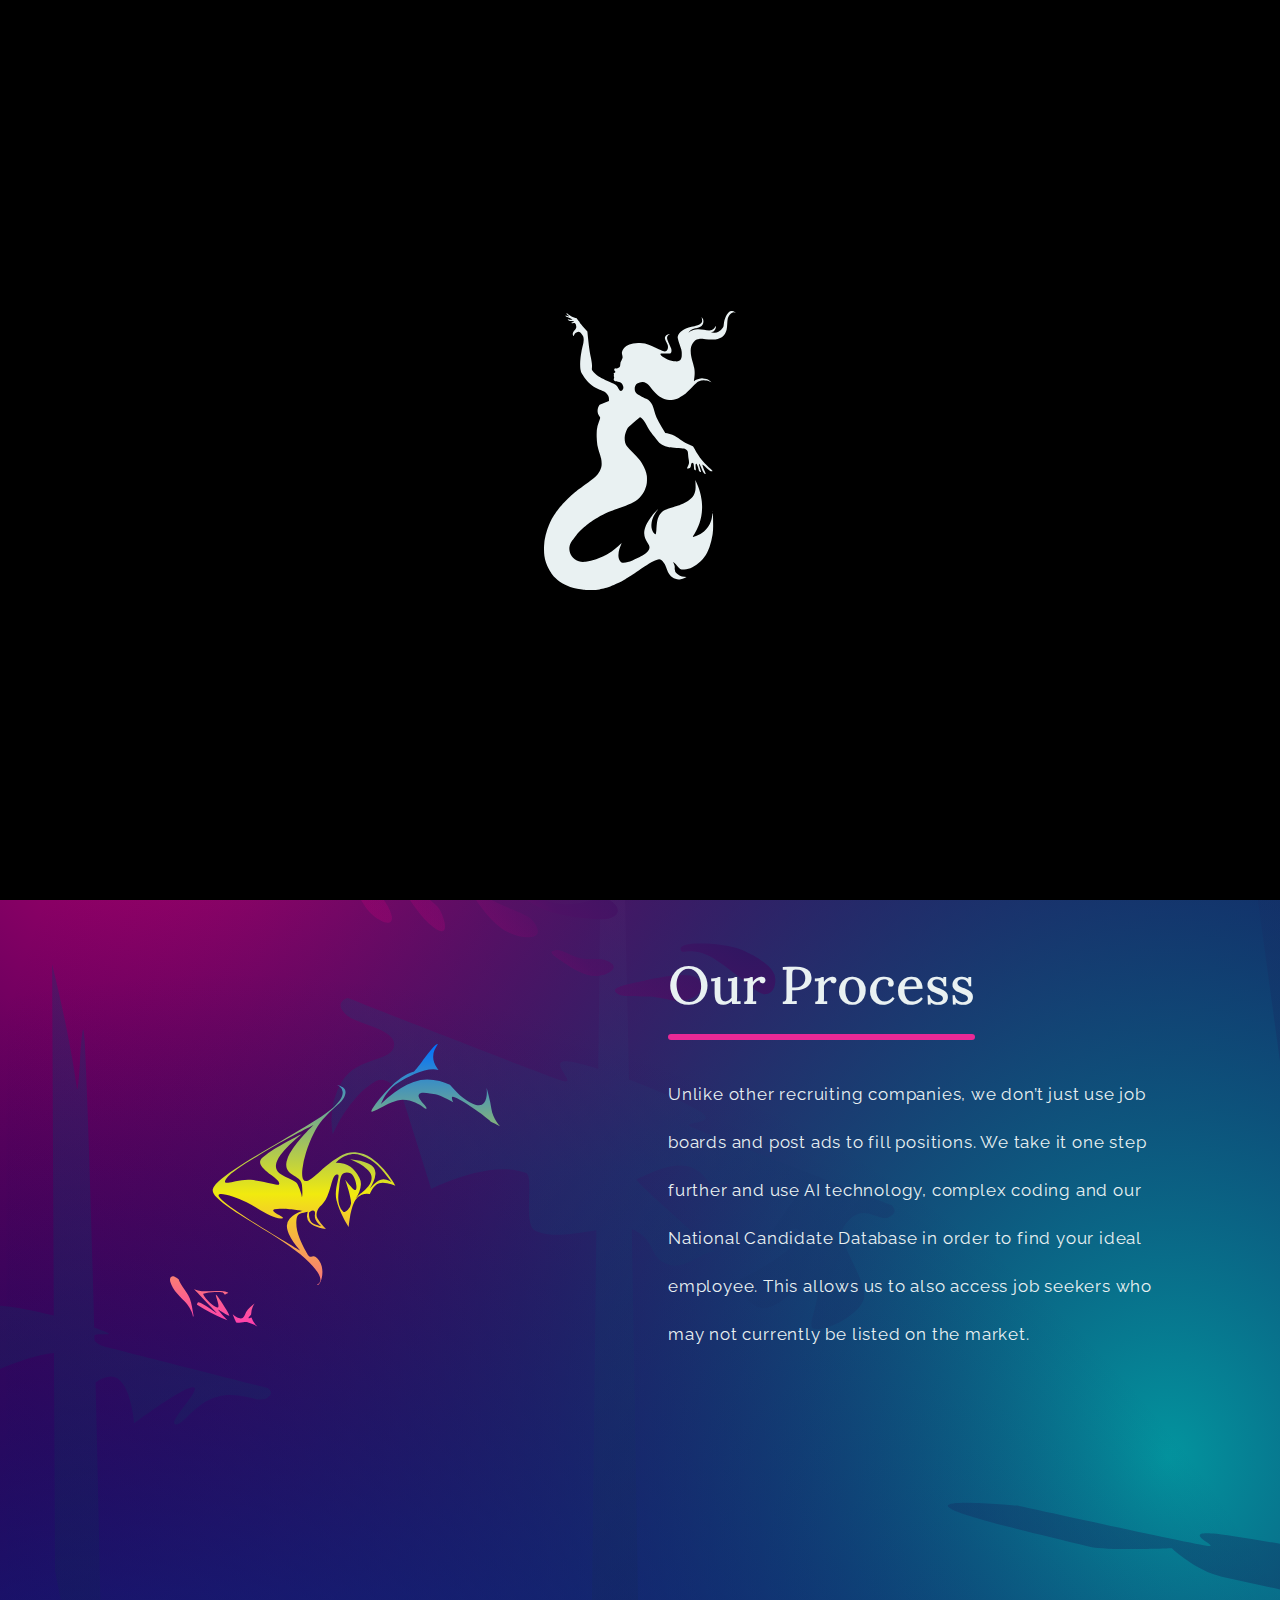
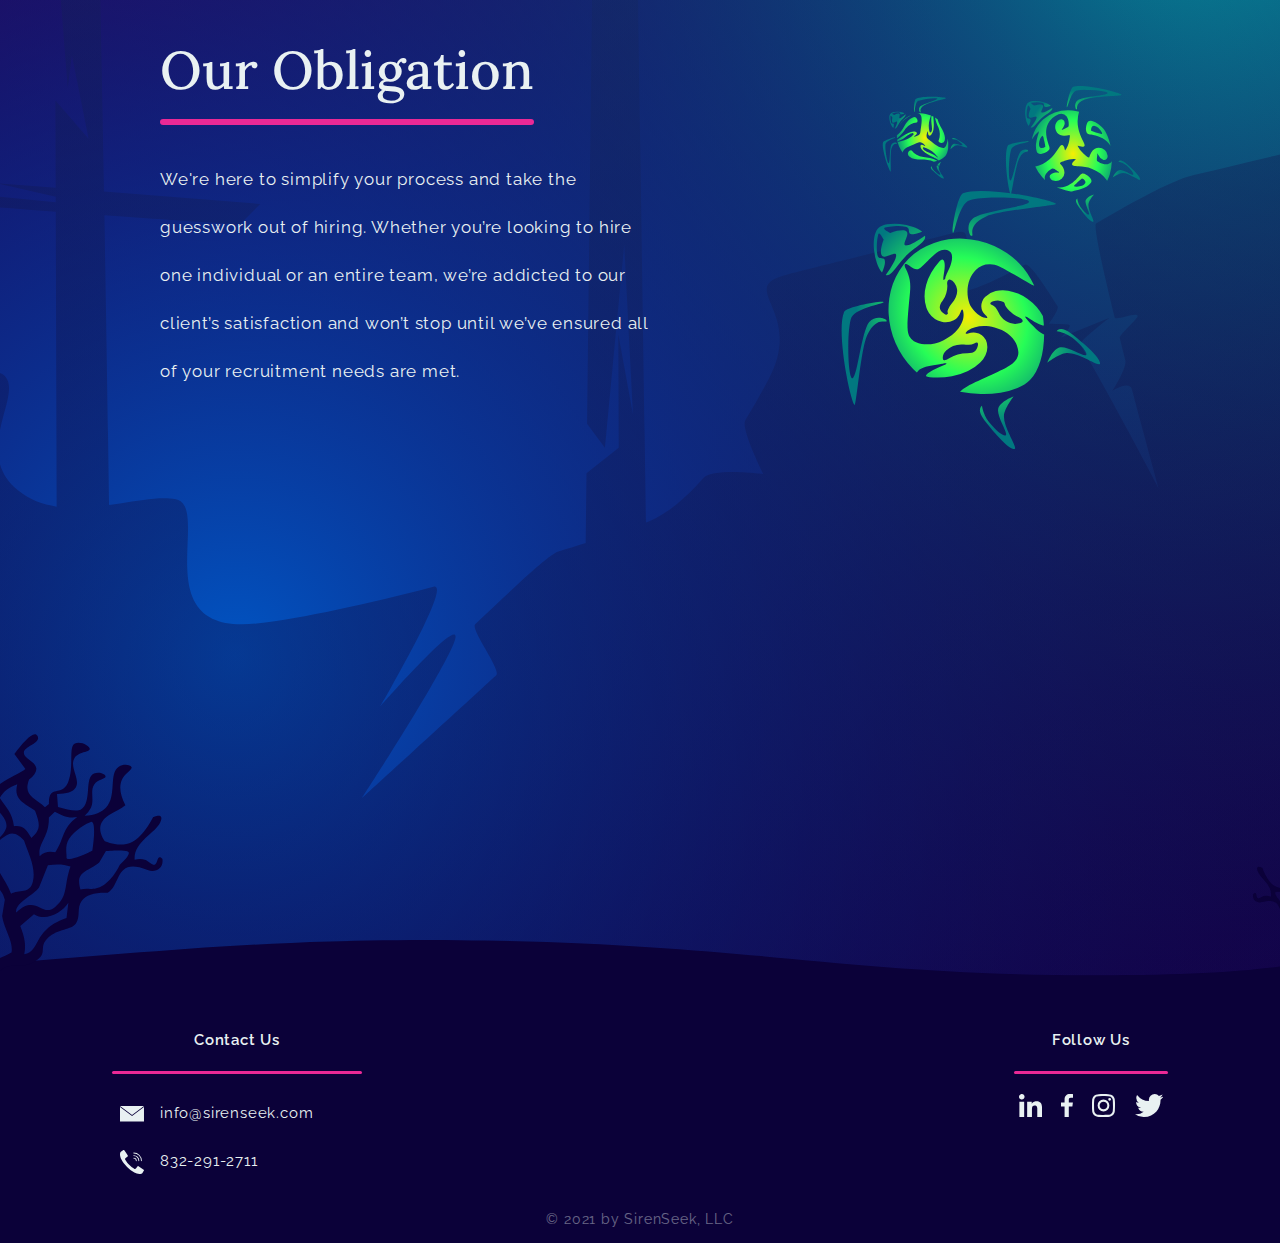
<file: pages/About.html>
<!DOCTYPE html>
<html lang="en">
<head>
	<meta charset="UTF-8">
	<meta name="viewport" content="width=device-width, initial-scale=1.0 shrink-to-fit=no">
	<meta name="description" content="Unlike other recruiting companies, our recruiters use AI technology, complex coding and our National Candidate Database in order to find your ideal employee.">
	<meta property="og:locale" content="en_US">
  	<meta property="og:type" content="website">
  	<meta property="og:title" content="SirenSeek | About">
  	<meta property="og:description" content="Unlike other recruiting companies, our recruiters use AI technology, complex coding and our National Candidate Database in order to find your ideal employee.">
  	<meta property="og:url" content="https://sirenseek.com/About">
  	<meta property="og:image" content="https://sirenseek.com/images/social media.png">
	<meta property="og:image:secure_url" content="https://sirenseek.com/images/social media.png">
	<link rel="stylesheet" href="../css/bootstrap.min.css">
	<link rel="preconnect" href="https://fonts.gstatic.com">
	<link href="https://fonts.googleapis.com/css2?family=Raleway:wght@200;400;500;600&display=swap" rel="stylesheet">
	<link rel="preconnect" href="https://fonts.gstatic.com">
	<link href="https://fonts.googleapis.com/css2?family=Lora:wght@500;600&display=swap" rel="stylesheet">
	<link rel="stylesheet" href="../css/style.css">
	<title>SirenSeek | About</title>
	<link rel="icon" href="../images/favicon.png">
	<!-- Global site tag (gtag.js) - Google Analytics -->
<script async src="https://www.googletagmanager.com/gtag/js?id=G-LVYHD60046"></script>
<script>
  window.dataLayer = window.dataLayer || [];
  function gtag(){dataLayer.push(arguments);}
  gtag('js', new Date());

  gtag('config', 'G-LVYHD60046');
</script>
</head>
<body>
	<div class="pageloader"></div>
<header class="header ">
	<div class="logo"><a href="https://sirenseek.com/">
		<img src="../images/Logo.svg" alt="Logo">
	</a>
		
	</div>

			
	<nav>
		<ul class="nav-ul" id="nav-ul">
			<li><a href="Employers">Employers</a></li>
			<li><a href="Job-Seekers">Job Seekers</a></li>
			<li><a href="About" id="act">About</a></li>
			<li><a href="#contact" data-target="#contact">Contact</a></li>
		</ul>
	</nav>
	<button class="hamburger" id="hamburger">
				<span class="toggle-line"></span>
				<span class="toggle-line"></span>
				<span class="toggle-line"></span>
			</button>
</header>
<div class="about-wrapper">
	<div class="about-bg">
		<div class="wrap">
			<div class="about">
				<h1>Why Us?</h1>
				<p>At SirenSeek, we pride ourselves on providing exceptional service that is 
				focused on passion and integrity. Our expert recruiters work around the clock in order to identify, evaluate and screen candidates so that when you take over, you are interacting with the most qualified applicants.
				</p>
			</div>
			<div class="about-pic">
				<img src="../images/siren.svg" alt="siren">
			</div>
		</div>
		<div class="wrap">
			<div class="about-pic" id="fish">
				<img src="../images/fish.svg" alt="fish">
			</div>
			<div class="about">
				<h1>Our Process</h1>
				<p>
				Unlike other recruiting companies, we don’t just use job boards and post ads to fill 
				positions. We take it one step further and use AI technology, complex coding and our National Candidate Database in order to find your ideal employee. This allows us to also access job seekers who may not currently be listed on the market. 
				</p>
			</div>
		</div>
		<div class="wrap">
			<div class="about">
				<h1>Our Obligation</h1>
				<p>We're here to simplify your process and take the guesswork out of hiring. Whether you’re looking to hire one individual or an entire team, we’re addicted to our client’s satisfaction and won’t stop until we’ve ensured all of your recruitment needs are met.
				</p>
			</div>
			<div class="about-pic" id="turtle">
				<img src="../images/turtle.svg" alt="turtles">
			</div>
		</div>
	</div>
</div>
	
<footer>
		<div class="footer home-foot">

			<div class="footer-left">
				<p>Contact Us</p>
				<ul>
					<li><a href="mailto:info@sirenseek.com" target="_blank" type="mail"><div class="mail"><svg xmlns="http://www.w3.org/2000/svg"  viewBox="0 0 28.734 18.677">
  <g id="mail" transform="translate(-0.001 0)">
    <path id="Union_27" data-name="Union 27" d="M-2036.858-2250.489h-28.734v-17.437l14.45,10.836,14.285-10.815v17.415h0Zm-28.734-18.677h28.734l-14.3,10.826Z" transform="translate(2065.592 2269.165)"/>
  </g>
</svg>
</div>info@sirenseek.com</a></li>
	<li><a href="tel:832-291-2711"><div class="phone"><svg xmlns="http://www.w3.org/2000/svg"  viewBox="0 0 27.174 27.175">
  <g id="call" transform="translate(0 0)">
    <path id="Subtraction_28" data-name="Subtraction 28" d="M22.066,27.175h0a12.791,12.791,0,0,1-5.82-1.636,34.987,34.987,0,0,1-8.228-6.381C.126,11.267-.554,6.052.266,3.066A2.493,2.493,0,0,1,1.415,1.585L3.879.106a.742.742,0,0,1,1,.225l2.135,3.2L8.806,6.224a.751.751,0,0,1-.162,1L6.439,8.94a1.707,1.707,0,0,0-.45,2.18l.175.318A20.588,20.588,0,0,0,10.369,16.8a20.612,20.612,0,0,0,5.363,4.2l.322.177a1.7,1.7,0,0,0,2.179-.449l1.716-2.207a.748.748,0,0,1,1-.162l5.892,3.93a.74.74,0,0,1,.225,1l-1.479,2.464a2.5,2.5,0,0,1-1.48,1.148A7.722,7.722,0,0,1,22.066,27.175Z" transform="translate(0 0)" />
    <path id="Path_170" data-name="Path 170" d="M283.113,70.294a8.258,8.258,0,0,1,8.248,8.248.485.485,0,1,0,.97,0,9.229,9.229,0,0,0-9.219-9.219.485.485,0,0,0,0,.97Z" transform="translate(-267.583 -66.413)" />
    <path id="Path_171" data-name="Path 171" d="M283.113,121.494a5.343,5.343,0,0,1,5.337,5.337.485.485,0,0,0,.97,0,6.315,6.315,0,0,0-6.308-6.307.485.485,0,0,0,0,.97Z" transform="translate(-267.583 -114.702)" />
    <path id="Path_172" data-name="Path 172" d="M283.113,172.694a2.429,2.429,0,0,1,2.426,2.426.485.485,0,0,0,.97,0,3.4,3.4,0,0,0-3.4-3.4.485.485,0,0,0,0,.97Z" transform="translate(-267.583 -162.991)" />
  </g>
</svg>
</div>832-291-2711</a></li>
</ul>
			</div>

<div class="footer-right">
	<p>Follow Us</p>
	<ul>

		<li><a href="https://www.linkedin.com/company/sirenseek" target="_blank">
			<div class="socials"><svg id="Linkedin" xmlns="http://www.w3.org/2000/svg" width="23.071" height="23.015" viewBox="0 0 23.071 23.015">
  <path id="Color_Fill_1" data-name="Color Fill 1" d="M3.744.989A2.706,2.706,0,0,1,6.457,2.846a2.985,2.985,0,0,1,0,1.918A2.888,2.888,0,0,1,4.132,6.538a2.49,2.49,0,0,1-1.346-.224,2.665,2.665,0,0,1-1.55-1.673,1.963,1.963,0,0,1-.143-.959V3.417l.143-.592A2.917,2.917,0,0,1,2.908,1.152L3.5,1.01C3.584.99,3.686,1.025,3.744.989Zm5.487,7.65h4.59V10.72H13.9a3.312,3.312,0,0,1,.979-1.2c.118-.089.224-.22.347-.306a5.864,5.864,0,0,1,1.816-.816c.3-.084.639-.074.959-.143a4.767,4.767,0,0,1,1.224.041l.367.02c.336.077.68.1,1,.2a5.926,5.926,0,0,1,1.816,1,1.081,1.081,0,0,1,.184.224c.151.2.352.373.49.592a6.826,6.826,0,0,1,.694,1.734,18.315,18.315,0,0,1,.367,4.855v7.058a1.851,1.851,0,0,1-.469.02h-4.3a3.208,3.208,0,0,1-.02-.816V15.554l-.082-.857a2.973,2.973,0,0,0-.8-1.734,2.686,2.686,0,0,0-.918-.449,2.919,2.919,0,0,0-2.856.857c-.677.945-.673,2.41-.673,4.059v6.548a1.851,1.851,0,0,1-.469.02h-4.3a7.423,7.423,0,0,1-.02-1.448Zm-7.772,0H6.253V24H1.46Z" transform="translate(-1.074 -0.989)"  fill-rule="evenodd"/>
</svg>

</div>
		</a></li>
		<li><a href="https://www.facebook.com/SirenSeek" target="_blank">
			<div class="socials"><svg id="FB" xmlns="http://www.w3.org/2000/svg" width="12.019" height="23.015" viewBox="0 0 12.019 23.015">
  <path id="Path_1" data-name="Path 1" d="M87.8,23.015V12.53h3.58l.511-4.091H87.8V5.882c0-1.151.384-2.046,2.046-2.046h2.174V.128c-.511,0-1.79-.128-3.2-.128C85.754,0,83.58,1.918,83.58,5.37V8.439H80V12.53h3.58V23.015Z" transform="translate(-80)"  fill-rule="evenodd"/>
</svg>
</div>
		</a></li>
		<li><a href="https://www.instagram.com/sirenseekrecruiting/" target="_blank">
			<div class="socials"><svg id="Insta" xmlns="http://www.w3.org/2000/svg" width="23.015" height="23.015" viewBox="0 0 23.015 23.015">
  <path id="Path_3" data-name="Path 3" d="M11.507,2.046a35.284,35.284,0,0,1,4.6.128,5.93,5.93,0,0,1,2.174.384,4.49,4.49,0,0,1,2.174,2.174A5.93,5.93,0,0,1,20.841,6.9c0,1.151.128,1.534.128,4.6a35.284,35.284,0,0,1-.128,4.6,5.93,5.93,0,0,1-.384,2.174,4.49,4.49,0,0,1-2.174,2.174,5.93,5.93,0,0,1-2.174.384c-1.151,0-1.534.128-4.6.128a35.284,35.284,0,0,1-4.6-.128,5.93,5.93,0,0,1-2.174-.384,4.49,4.49,0,0,1-2.174-2.174,5.93,5.93,0,0,1-.384-2.174c0-1.151-.128-1.534-.128-4.6a35.284,35.284,0,0,1,.128-4.6,5.93,5.93,0,0,1,.384-2.174,4.592,4.592,0,0,1,.9-1.279,2.162,2.162,0,0,1,1.279-.9A5.93,5.93,0,0,1,6.9,2.174a35.284,35.284,0,0,1,4.6-.128m0-2.046A37.779,37.779,0,0,0,6.777.128,7.894,7.894,0,0,0,3.964.639,5.005,5.005,0,0,0,1.918,1.918,5.005,5.005,0,0,0,.639,3.964,5.826,5.826,0,0,0,.128,6.777,37.779,37.779,0,0,0,0,11.507a37.779,37.779,0,0,0,.128,4.731,7.894,7.894,0,0,0,.511,2.813A5.005,5.005,0,0,0,1.918,21.1a5.005,5.005,0,0,0,2.046,1.279,7.894,7.894,0,0,0,2.813.511,37.779,37.779,0,0,0,4.731.128,37.779,37.779,0,0,0,4.731-.128,7.894,7.894,0,0,0,2.813-.511,5.364,5.364,0,0,0,3.324-3.324,7.893,7.893,0,0,0,.511-2.813c0-1.279.128-1.662.128-4.731a37.779,37.779,0,0,0-.128-4.731,7.894,7.894,0,0,0-.511-2.813A5.005,5.005,0,0,0,21.1,1.918,5.005,5.005,0,0,0,19.051.639,7.894,7.894,0,0,0,16.238.128,37.779,37.779,0,0,0,11.507,0m0,5.626a5.787,5.787,0,0,0-5.882,5.882,5.882,5.882,0,1,0,5.882-5.882m0,9.717a3.767,3.767,0,0,1-3.836-3.836,3.767,3.767,0,0,1,3.836-3.836,3.767,3.767,0,0,1,3.836,3.836,3.767,3.767,0,0,1-3.836,3.836M17.645,3.964A1.406,1.406,0,1,0,19.051,5.37a1.419,1.419,0,0,0-1.406-1.406"/>
</svg>

</div>
		</a></li>
		<li><a href="https://twitter.com/sirenseek" target="_blank">
			<div class="socials"><svg id="Twitter" xmlns="http://www.w3.org/2000/svg" width="28.374" height="23.015" viewBox="0 0 28.374 23.015">
  <path id="Path_2" data-name="Path 2" d="M46.985,25.015c10.719,0,16.552-8.828,16.552-16.552V7.675a12.813,12.813,0,0,0,2.837-3,13.086,13.086,0,0,1-3.31.946,6.133,6.133,0,0,0,2.522-3.153A14.459,14.459,0,0,1,61.96,3.892,5.63,5.63,0,0,0,57.7,2a5.922,5.922,0,0,0-5.832,5.832,3.074,3.074,0,0,0,.158,1.261,16.3,16.3,0,0,1-11.98-6.148,6.037,6.037,0,0,0-.788,3,6.263,6.263,0,0,0,2.522,4.887,5.314,5.314,0,0,1-2.68-.788h0a5.761,5.761,0,0,0,4.729,5.675,4.86,4.86,0,0,1-1.576.158,2.683,2.683,0,0,1-1.1-.158,5.972,5.972,0,0,0,5.517,4.1,11.9,11.9,0,0,1-7.251,2.522A4.364,4.364,0,0,1,38,22.177a14.879,14.879,0,0,0,8.985,2.837" transform="translate(-38 -2)"/>
</svg>

</div>
		</a></li>
	</ul>
	
</div>			
<div class="copyright"><p>© 2021 by SirenSeek, LLC</p></div>
		</div>
</footer>

	

	

	
</div>

<!-- Contact-->
<div class="bg-modal" id="contact">
	<div class="contact-modal">
		<div class="close">+</div>


		

		
			<div class="pink-bubble"><img src="../images/pink-bubble.svg" alt="pink-bubble"></div>
			<div class="blue-bubble"><img src="../images/blue-bubble.svg" alt="blue-bubble"></div>
			<h1>Contact</h1>
			<div class="button-wrap">
					<div class="button-pink">
						<a href="Employers" ><button>Find Talent</button></a>
					</div>
					<div class="button-blue">
						<a href="Job-Seekers"><button>Find Work</button></a>
					</div>
			</div>
			<p>Not an employer or job seeker? Fill out the form below and one of our recruiters will contact you shortly.  </p>	
		<form action="https://docs.google.com/forms/u/0/d/e/1FAIpQLSdG1RrWTD8PTOGedEaORy4i-dzCgLlvVDpOSlpUkCdIqUnl8w/formResponse" method="POST" target="hidden_iframe" onsubmit="submitted=true;">
			<div class="form-wrap">
				<div class="form-left">
					<input type="text" placeholder="Name*" name="entry.1129065347" required>
					<input type="text" placeholder="Organization" name="entry.452893025">
					<input type="E-mail" placeholder="E-mail" name="entry.1955283442" required>
					<input type="tel" placeholder="Phone*" name="entry.886077003">
				</div>
				<div class="form-right">
					<input type="text" placeholder="Subject" name="entry.1625871744">
					<textarea type="text" placeholder="Message" name="entry.1302524457" required id="message"></textarea>
					<div class="button-pink" id="submit-button">
						<button type="submit">Submit</button>
					</div>
				</div>
			</div>
			
		</form>
		</div>
</div>
		<!----------javascript for Form to Email------------>
			<script src="../js/script.js" type="text/javascript">var submitted=false;</script>
		<iframe name="hidden_iframe" id="hidden_iframe" style="display:none;" 
		onload="if(submitted) {window.location='thankyou.html';}"></iframe>



<script src="../js/script.js" type="text/javascript"></script>
</body>
</html>
</file>
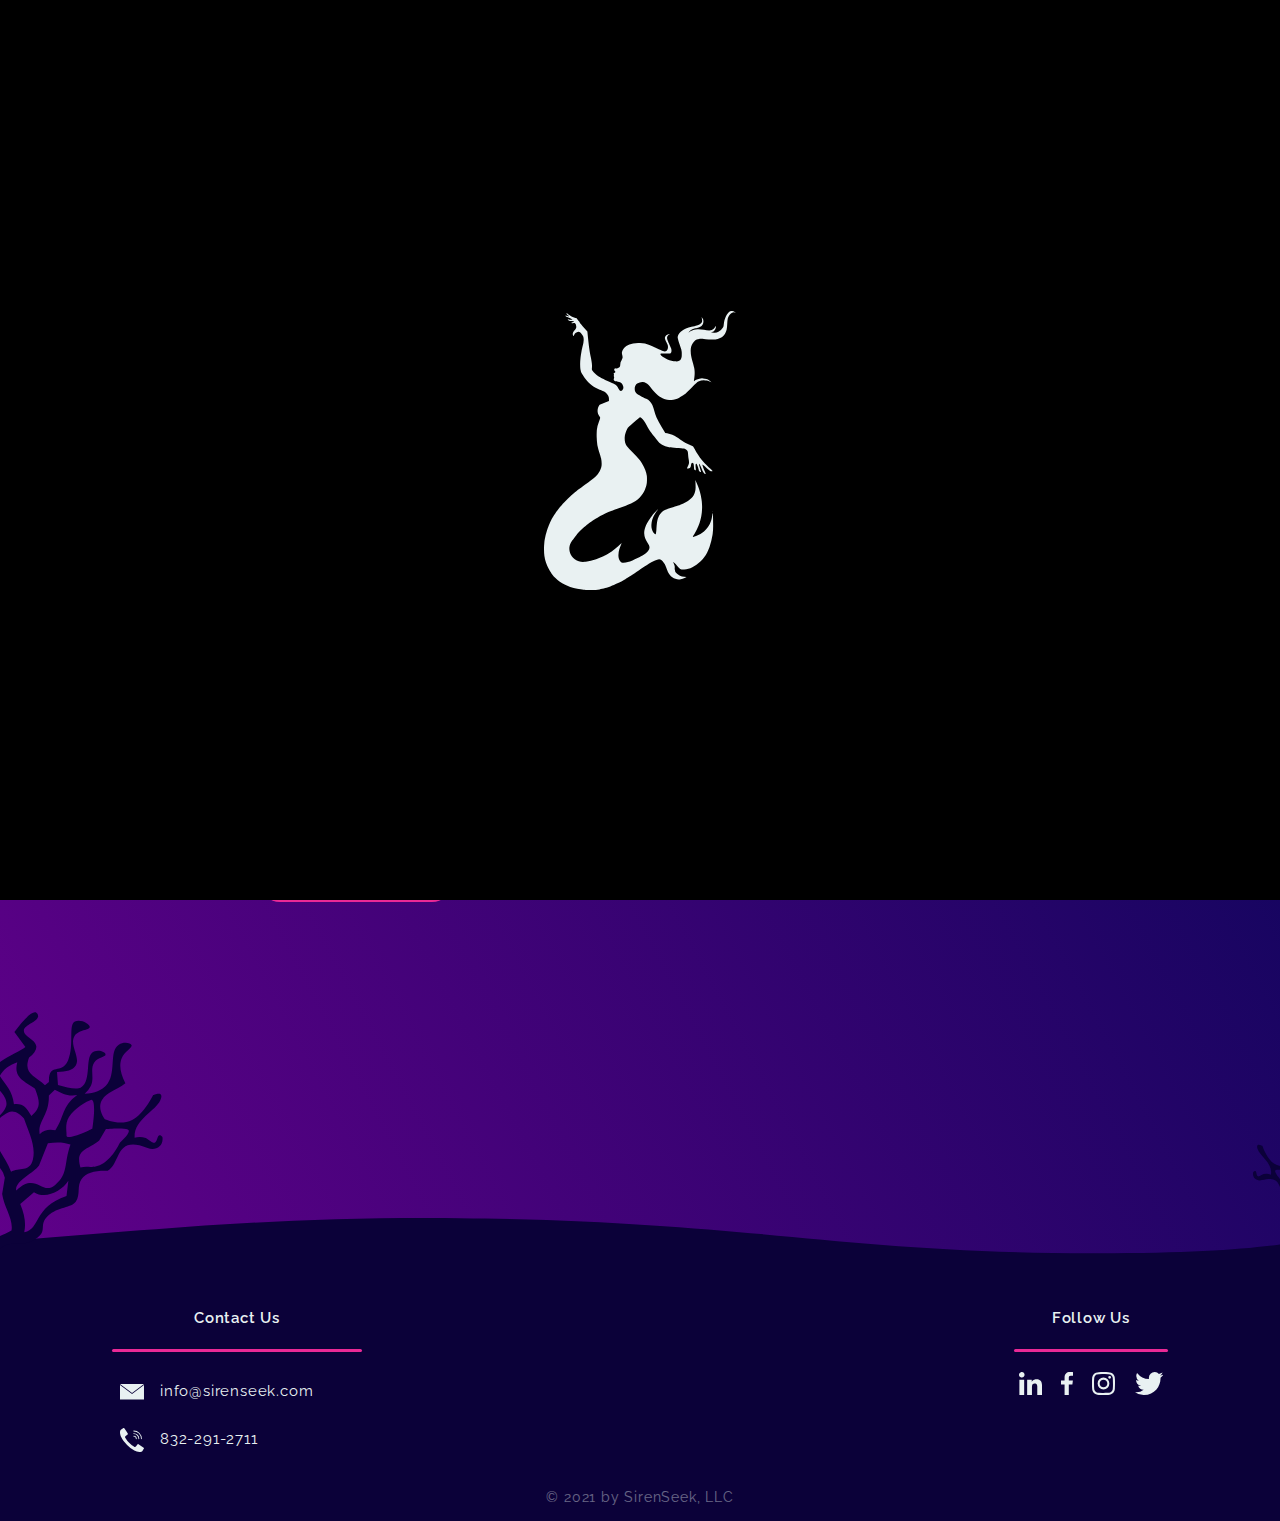
<file: pages/Employers.html>
<!DOCTYPE html>
<html lang="en">
<head>
	<meta charset="UTF-8">
	<meta name="viewport" content="width=device-width, initial-scale=1.0 shrink-to-fit=no">
	<meta name="description" content="Seeking Talent? Our recruitment team match employers to top tier candidates, spefically tailored to their unique hiring needs.">
	 <!--social media meta tags-->
  	<meta property="og:locale" content="en_US">
  	<meta property="og:type" content="website">
  	<meta property="og:title" content="SirenSeek | Employers">
  	<meta property="og:description" content="Seeking Talent? Our recruitment team match employers to top tier candidates, spefically tailored to their unique hiring needs.">
  	<meta property="og:url" content="https://sirenseek.com/Employers">
  	<meta property="og:image" content="https://sirenseek.com/images/social media.png">
  	<meta property="og:image:secure_url" content="https://sirenseek.com/images/social media.png">
  <!--links and fonts-->
	<link rel="stylesheet" href="../css/bootstrap.min.css">
	<link rel="preconnect" href="https://fonts.gstatic.com">
	<link href="https://fonts.googleapis.com/css2?family=Raleway:wght@200;400;500;600&display=swap" rel="stylesheet">
	<link rel="preconnect" href="https://fonts.gstatic.com">
	<link href="https://fonts.googleapis.com/css2?family=Lora:wght@500;600&display=swap" rel="stylesheet">
	<link rel="stylesheet" href="../css/style.css">
	<title>SirenSeek | Employers</title>
	<link rel="icon" href="../images/favicon.png">
	<!-- Global site tag (gtag.js) - Google Analytics -->
<script async src="https://www.googletagmanager.com/gtag/js?id=G-LVYHD60046"></script>
<script>
  window.dataLayer = window.dataLayer || [];
  function gtag(){dataLayer.push(arguments);}
  gtag('js', new Date());

  gtag('config', 'G-LVYHD60046');
</script>
</head>
<body>
	<div class="pageloader"></div>
<header class="header ">
	<div class="logo"><a href="https://sirenseek.com/">
		<img src="../images/Logo.svg" alt="Logo">
	</a>
		
	</div>

			
	<nav>
		<ul class="nav-ul" id="nav-ul">
			<li><a href="Employers" id="act">Employers</a></li>
			<li><a href="Job-Seekers">Job Seekers</a></li>
			<li><a href="About">About</a></li>
			<li><a href="#contact" data-target="#contact">Contact</a></li>
		</ul>
	</nav>
	<button class="hamburger" id="hamburger">
				<span class="toggle-line"></span>
				<span class="toggle-line"></span>
				<span class="toggle-line"></span>
			</button>
</header>
<div class="employer-wrapper">
	<div class="wrap">
		<div class="employer">
		<h1>Seeking <span class="pink">Talent</span>?</h1>
		<h2>We're On The Job.</h2>
		<p>We believe all of our valued clients are unique with their own individual needs. By working with SirenSeek, you will gain access to a recruitment specialist who will operate as your own, personal trusted advisor. Once we assess and develop a tailored strategy specifically for your organization, we’ll go to work for you right away!</p>
		<div class="button-pink" >
			 <a href="#employer-contact" data-target="#employer-contact">
			 	<button>Ready To Hire?</button>
			 </a>
			
		</div>
					
	</div>
	<div class="employer-fish">
		<svg xmlns="http://www.w3.org/2000/svg" xmlns:xlink="http://www.w3.org/1999/xlink" viewBox="-40 -40 700 700">
  <defs>
    <linearGradient id="linear-gradient" x1="0.5" x2="0.5" y2="1" gradientUnits="objectBoundingBox">
      <stop offset="0" stop-color="#08f"/>
      <stop offset="0.519" stop-color="#afff8d"/>
      <stop offset="1" stop-color="#f08"/>
    </linearGradient>
  </defs>
  <g id="employer-fish" class="fish-swirl" > 
  	
    <g transform="translate(0)">
      <path id="Subtraction_20" data-name="Subtraction 20" d="M94.319,139.362c-.987,0-1.981-.019-2.955-.057a76.422,76.422,0,0,1-11.784-1.391,97.875,97.875,0,0,1-13.967-3.89,191.551,191.551,0,0,1-23.628-10.21,160.963,160.963,0,0,1-19.358-11.707,101.705,101.705,0,0,1-14.113-11.9A40.592,40.592,0,0,1,.62,89.427c-.675-1.482-.8-2.622-.375-3.485.673-1.375,2.723-2.015,6.449-2.015,2.81,0,6.3.354,9.991.729h0c4.2.426,8.538.867,12.517.867.761,0,1.5-.016,2.19-.049,5.192-.245,8.6-1.444,10.428-3.668a9.478,9.478,0,0,1,.991-4.849c1.262-2.576,3.725-5.089,7.528-7.682A110.531,110.531,0,0,1,61.33,63.008L61.343,63l.059-.031a85.044,85.044,0,0,0,9.505-5.445l-.12.847a65.217,65.217,0,0,0-.9,9.981c.077,3.652.925,5.981,2.593,7.119a5.335,5.335,0,0,0,3.4.789,16.117,16.117,0,0,0,5.311-1.494c7.119-3.788,16.459-10.044,20.519-18.334A18.784,18.784,0,0,0,103.291,43.8c-1.908-3.984-1-9.825,2.687-17.36A110.6,110.6,0,0,1,117.746,8.354c3.411-4.367,6.2-7.477,6.972-8.326A.189.189,0,0,1,124.745,0a18.307,18.307,0,0,0-1.558,2.661,21.984,21.984,0,0,0-2.251,11.476c.505,5.8,3.519,11.2,8.958,16.031a73.675,73.675,0,0,0,24.6,14.715,32.906,32.906,0,0,1,3.622,1.529c.892.491,1.3.947,1.307,1.479a.467.467,0,0,1-.042.218c-.09.183-.319.272-.7.272-1.277,0-4.125-1.031-7.422-2.226l-.012,0c-5.523-2-12.4-4.492-17.492-4.492a9.6,9.6,0,0,0-3.58.59,4.578,4.578,0,0,0-2.542,2.145c-1.038,2.119-.008,5.347,3.061,9.6a77.316,77.316,0,0,0,9.417,10.356,38.409,38.409,0,0,1,5.974,7.136,31.043,31.043,0,0,1,3.671,7.839,21.136,21.136,0,0,1-.916,15.614,20.238,20.238,0,0,1-3.156,4.637c-4.492,9.015-21.762,14.283-35.638,18.516h0c-5.056,1.542-9.831,3-13.267,4.434,2.1,2.247,9.292,3.92,16.909,5.691h0l.021,0c4.475,1.04,9.1,2.116,13.077,3.383,4.511,1.438,7.467,2.912,9.037,4.507l.953.98h0l-.471.485a58.321,58.321,0,0,0-10.277-.893,113.344,113.344,0,0,0-15.071,1.294l-.022,0A123.777,123.777,0,0,1,94.319,139.362ZM54.936,98.5a10.9,10.9,0,0,1,4.858,1.033,6.219,6.219,0,0,1,2.68,2.256,5.8,5.8,0,0,1,.836,2.961,24.467,24.467,0,0,1-1.462,7.305,29.014,29.014,0,0,0-1.654,8.291,8.8,8.8,0,0,0,3.642,7.293,22.532,22.532,0,0,0,7.79,3.664,46.635,46.635,0,0,0,9.254,1.457c1.556.1,3.229.154,4.975.154,4.587,0,8.88-.348,12.014-.6l.088-.007c1.793-.143,3.208-.256,4.174-.268l.582,0h.246a47.79,47.79,0,0,1-11.146-1.995,41.656,41.656,0,0,1-9.477-4.125,30.323,30.323,0,0,1-8.675-7.677c-2.618-3.458-4.166-7.829-4.731-13.362a92.743,92.743,0,0,1,.1-14.856v-.007a77.285,77.285,0,0,0,.12-12.47,18.128,18.128,0,0,0-1.193-5.007,9.881,9.881,0,0,0-2.679-3.788A6.967,6.967,0,0,0,61.25,66.8c-.085-.005-.171-.008-.256-.008s-.191,0-.286.01c-3.362.229-5.9,4.54-8.6,9.1a65.419,65.419,0,0,1-4.132,6.426,15.213,15.213,0,0,1-5.106,4.587c-2.32,1.152-5.492,1.737-9.7,1.787-3.829-.03-7.7-.255-11.5-.668-3.266-.3-6.349-.579-8.991-.582h-.039c-2.941,0-4.908.349-6.189,1.1A3.309,3.309,0,0,0,5.1,89.96c-.747,1.522-.252,3.778,1.4,6.353,2.878,4.5,9.409,9.967,15.842,11.222a10.639,10.639,0,0,0,2.025.185,20.308,20.308,0,0,0,5.817-1,88.693,88.693,0,0,0,8.921-3.475C44.513,100.911,50.1,98.5,54.936,98.5Zm57.478-.847a3.51,3.51,0,0,1,1.325.217,1.559,1.559,0,0,1,.835.755,2.614,2.614,0,0,1-.1,2.4c-1.482,3.025-7.5,6.452-13.785,9.7-.925.479-1.838.945-2.77,1.421-4.978,2.542-9.276,4.738-9.962,6.138a.655.655,0,0,0,0,.666,2.09,2.09,0,0,0,1.341.656,24.218,24.218,0,0,0,5.045.487,50.715,50.715,0,0,0,19.934-4.778c10.17-4.611,17.9-11.5,21.765-19.388a28.776,28.776,0,0,0,1.627-4.087c4.084-13.142-5.14-25.387-13.278-36.191l0,0c-4.317-5.73-8.394-11.142-10.183-16.2-1.6-4.518-1.751-8.145-.461-10.778a7.812,7.812,0,0,1,3.152-3.318c.454-.272.882-.483,1.226-.653l.039-.019c.455-.224.784-.385.856-.531a.124.124,0,0,0,.01-.094c-.02-.068-.1-.135-.249-.206a2.272,2.272,0,0,0-.9-.19l-.136,0a10.249,10.249,0,0,0-5.248,1.964A16.32,16.32,0,0,0,107.027,32a19.069,19.069,0,0,0-1.26,3.356c-1.071,3.927-.384,8.12.344,12.56v0a55.858,55.858,0,0,1,1.015,10,25.228,25.228,0,0,1-2.574,10.953C101.432,75.245,95,77.35,88.778,79.386c-5.65,1.848-10.987,3.593-13.339,8.4A11.458,11.458,0,0,0,74.634,90a17.7,17.7,0,0,0-.442,4.015,11.74,11.74,0,0,0,2.068,7.122,9.677,9.677,0,0,0,5.966,3.6,12.062,12.062,0,0,0,2.541.249,27.468,27.468,0,0,0,6.611-.975c3.4-.856,6.908-2.121,10.3-3.343l.018-.006.019-.007C106.187,99.045,110.045,97.656,112.415,97.656ZM116.142,29.2a10.038,10.038,0,0,0-.558,5.638c.33,2.14,1.127,3.83,2.131,4.52,1.506,1.036,5.245,1.253,8.116,1.253.478,0,.97-.006,1.46-.018a44.094,44.094,0,0,0,9.006-.946.377.377,0,0,0,.234-.183c.078-.16.022-.4-.169-.721-.762-1.269-3.607-3.694-7.247-6.177-3.865-2.637-7.424-4.523-9.52-5.046a3.665,3.665,0,0,0-.878-.114,2.857,2.857,0,0,0-2.574,1.794h0Z" transform="translate(415.762 381.892)" fill="#fc4fb1"/>
      <path id="path5019" d="M3.866,0C4.361-.061,6.407,1.53,9,3.544c3.284,2.552,7.37,5.727,9.988,6.826A27.356,27.356,0,0,0,25.85,12.1c2.306.347,3.83.576,3.934,1.893a.622.622,0,0,1-.056.327c-.282.577-1.521.653-3.092.744-.431.026-.878.052-1.333.091-2.073.177-4.31.6-5.194,2.406a4.509,4.509,0,0,0-.363,2.36,32,32,0,0,0,3.676,11.734,30.228,30.228,0,0,0,8.616,10.386C39.394,47.4,49.563,52.774,52.4,51.9c4.221-1.3,7.267-4.728,9.49-7.231,1.514-1.7,2.608-2.937,3.445-2.822a.98.98,0,0,1,.668.478c.775,1.135.449,1.917-.336,3.807-1.143,2.75-3.271,7.87-4.5,19.885-.3,2.956-.584,6.185-.883,9.6-.661,7.556-1.409,16.121-2.593,23.917-1.361,8.958-3.082,15.474-5.26,19.92h0a19.433,19.433,0,0,1-2.489,3.937,9.842,9.842,0,0,1-3.008,2.49c-1.487.759-2.647.887-3.555.394-1.083-.587-1.818-2.066-2.314-4.656a83.159,83.159,0,0,1-.92-8.886v0a124.977,124.977,0,0,0-1.672-14.748,41.85,41.85,0,0,0-5.349-14.632C26.1,72.2,12.319,66.758,4.917,63.834c-2.776-1.1-4.61-1.821-4.883-2.366a.261.261,0,0,1-.009-.242c.127-.259.724-.467,1.873-.655A69.681,69.681,0,0,1,11,62.106c5.445,1.163,10.148,2.167,11.257-.1.783-1.6-1.267-4.633-4.107-8.83C14.785,48.207,10.18,41.4,7.79,33.222,5.7,26.068,6.09,22.8,6.505,19.347c.463-3.85.943-7.832-1.859-17.536C3.967.818,3.68.247,3.77.064A.116.116,0,0,1,3.866,0ZM8.343,4.056a.385.385,0,0,0-.2.063,1.549,1.549,0,0,0-.58.567c-.226.46.113.948.675,1.758a15.987,15.987,0,0,1,2.93,7.273c.444,2.8-.107,5.721-.64,8.543a30.862,30.862,0,0,0-.787,7.166,12.061,12.061,0,0,0,.681,3.523A11.688,11.688,0,0,0,12.4,36.4a22.832,22.832,0,0,0,4.8,4.25,45.151,45.151,0,0,0,6.095,3.472,41.97,41.97,0,0,0,10.626,3.642c.908.126,1.5.089,1.717-.106a.272.272,0,0,0,.061-.081c.3-.606-1.737-2.349-4.553-4.765-4.131-3.546-9.789-8.4-11.617-12.765l-.317-.756-.038-.09a53.558,53.558,0,0,1-2.81-7.529,9.419,9.419,0,0,1,.2-5.338,2.863,2.863,0,0,1,.167-.43h0c.734-1.5,2.548-1.523,3.847-1.413.518.045,1.019.121,1.462.188.868.131,1.494.226,1.6,0,.058-.118-.037-.326-.291-.634C22.739,13.3,21.49,12.8,19.762,12.1c-1.083-.435-2.431-.976-3.951-1.712A18.675,18.675,0,0,1,10.64,6C9.62,4.884,8.848,4.037,8.343,4.056Zm18.084,43.59a7.157,7.157,0,0,0-.808.009,3.029,3.029,0,0,0-2.752,1.54,2.765,2.765,0,0,0-.127.3c-.381,1.092-.018,2.688,1.108,4.883a64.8,64.8,0,0,0,3.846,6.161c2.5,3.7,4.852,7.187,4.094,8.736a1.192,1.192,0,0,1-.111.183c-1.263,1.712-8.075-1.36-13.548-3.829-3.6-1.622-6.437-2.9-6.7-2.378a.383.383,0,0,0,.045.318c.475,1.008,3.406,2.386,7.116,4.13A108.451,108.451,0,0,1,29.57,73.409c4.246,2.636,7.073,5.218,8.649,7.9,2.984,5.075,3.364,14.662,3.7,23.12.288,7.255.537,13.519,2.394,15.035a1.971,1.971,0,0,0,1.475.516c1.037-.116,2.084-1.234,3.107-3.324,2.044-4.172,3.941-12.077,5.345-22.265.572-4.15,1.28-8.605,1.966-12.914,1.955-12.291,3.8-23.9,2.147-26.2a2.532,2.532,0,0,0-1.912-.6,10.035,10.035,0,0,0-3.895.76,5.817,5.817,0,0,0-3.058,2.575,3.734,3.734,0,0,0-.318.941c-.492,2.578.649,5.525,1.566,7.894.724,1.868,1.3,3.345.916,4.119-.188.383-.6.565-1.267.562-1.814-.014-2.31-2.133-3-5.065A35.2,35.2,0,0,0,45.774,61a15.413,15.413,0,0,0-3.62-5.445C37.735,51.338,30.668,47.831,26.427,47.646Z" transform="matrix(0.999, 0.035, -0.035, 0.999, 539.274, 210.773)" fill="#f0b"/>
      <path id="path5013" d="M129.8,181.624a46.611,46.611,0,0,1,11.262,1.811c4.481,1.18,8.743,2.665,11.528,3.7,3.358,1.251,6.516,2.575,8.665,3.633a39.236,39.236,0,0,1,10.555,6.849,46.556,46.556,0,0,1,7.687,9.134c4.551,6.991,7.451,14.975,9.467,21.148,3.505,13.38,14.762,25.6,29.378,31.888l.485.74-.328.61c-6.31,1.915-13.121,1-20.82-2.8-6.431-3.176-12.345-7.752-18.342-12.558a83.459,83.459,0,0,1-8.389-7c-4.323-3.917-8.794-7.967-13.48-10.249-5.321-2.592-10.092-2.417-14.586.532a14.87,14.87,0,0,0-2.575,3.673c-2.638,5.387-1.414,11.611-.118,18.2l.014.08.182.931a59.084,59.084,0,0,1,1.365,10.538,22.641,22.641,0,0,1-2.179,10.506,21.184,21.184,0,0,1-1.033,1.861,20.087,20.087,0,0,1-9.932,8.261,48.493,48.493,0,0,1-11.5,2.6c-5.956.839-11.1,1.564-13.2,5.848-.1.2-.191.413-.276.629-1.185,3.037-.621,6.041,1.723,9.183,2.072,2.778,5.24,5.32,8.306,7.78,3.505,2.816,6.818,5.472,8.273,8.266a285.74,285.74,0,0,1-27.493-14.776c-9.921-6.265-17.558-12.722-23.351-19.744-3.548-7.093-8.154-11.737-12.609-16.229a95.17,95.17,0,0,1-6.857-7.43,41.209,41.209,0,0,1-5.721-9.383,30.483,30.483,0,0,1-2.639-15.079,24.381,24.381,0,0,1,2.247-8.374c.276-.563.477-.892.516-.954-.085-.36-2.1-8.92-3.856-18.066-1.043-5.421-1.786-9.944-2.207-13.445-.526-4.375-.549-7.154-.067-8.26l.024-.048a.653.653,0,0,1,.59-.407c1.438-.045,4.783,3.662,9.413,8.792,8.8,9.748,22.092,24.48,35.632,28.319a68.809,68.809,0,0,0,15.495,2.621,50.632,50.632,0,0,0,13.207-1.038,38.215,38.215,0,0,0,10.617-3.978,29.4,29.4,0,0,0,7.727-6.2,22.557,22.557,0,0,0,3.284-4.909,18.674,18.674,0,0,0,1.968-7.683,15.832,15.832,0,0,0-1.661-7.625,17.742,17.742,0,0,0-4.363-5.509,25.945,25.945,0,0,0-7.346-4.325C125.233,182.215,127.234,181.649,129.8,181.624Zm16.744,9.618a5.792,5.792,0,0,0-3.234,1.08,2.7,2.7,0,0,0-.676.915,20.74,20.74,0,0,0-1.195,5.3c-.1.66-.2,1.343-.322,2.06a37.66,37.66,0,0,1-3.142,10.674,25.5,25.5,0,0,1-3.466,5.308,26.381,26.381,0,0,1-5.43,4.8,27.883,27.883,0,0,1-12.817,4.2,97.486,97.486,0,0,1-13.99.138,81.075,81.075,0,0,0-11.687.084c-3.879.444-6.542,1.515-8.381,3.371a12.516,12.516,0,0,0-2.348,3.314c-2.6,5.307-1.577,12.4,2.486,17.258a15.625,15.625,0,0,0,13.19,5.5c1.738-.1,3.723-1.425,6.028-2.962a32.827,32.827,0,0,1,6.557-3.676,11.021,11.021,0,0,1,7.742-.235c1.949.68,3.656,2.345,5.217,5.089a53.481,53.481,0,0,1,3.347,7.775c1.331,3.6,2.479,6.711,4.006,7.112.634.165,1.3-.132,2.037-.912a5.555,5.555,0,0,0,.917-1.377c.82-1.674,1.4-4.333,1.789-8.131.343-3.388.5-7.355.648-11.191l0-.093c.3-7.71.614-15.682,2.484-19.5a5.223,5.223,0,0,1,1.206-1.676c8.772-7.574,13.117-12.418,15.5-17.275a28.154,28.154,0,0,0,2.408-7.822,7.4,7.4,0,0,0-.668-4.883,7.605,7.605,0,0,0-3.084-3.017,9.993,9.993,0,0,0-4.594-1.216Q146.809,191.236,146.545,191.242ZM45.436,195.261a1.454,1.454,0,0,0-.275,0,1.239,1.239,0,0,0-.982.77c-1.061,2.166.187,8.622,1.509,15.457.78,4.037,1.587,8.211,2,11.844a29.36,29.36,0,0,1-.743,10.256c-1.2,5.743-2.233,10.7,6.608,23.855,4.956,7.371,22.257,25.937,22.432,26.124.042.05,4.3,5.061,9.382,9.922a65.87,65.87,0,0,0,7.946,6.667c2.863,1.962,5.136,2.873,6.753,2.707,1.338-.138,2.062-.412,2.283-.862.323-.658-.426-1.677-1.463-3.088-1.818-2.474-4.566-6.214-4.148-11.5a25.948,25.948,0,0,1,2.91-9.345h0c.37-.755.758-1.512,1.1-2.177l.014-.032c.37-.721.719-1.4,1.059-2.095a23.058,23.058,0,0,0,2.147-5.921,11.092,11.092,0,0,0-.641-6.27,5.182,5.182,0,0,0-2.1-2.9c-.918-.458-1.916-.2-3.179.127a10.292,10.292,0,0,1-6.091.129c-3.006-.92-6.2-3.409-9.775-7.605-7-8.227-13.5-20.451-19.23-31.237-5.7-10.716-10.613-19.97-14.866-23.421A5.421,5.421,0,0,0,45.436,195.261Zm121.918,11.053a18.684,18.684,0,0,0-5.928,1.106c-2.367.813-5.464,2.345-6.776,5.023-1.137,2.323-.7,5.073,1.294,8.172,1.7,2.65,4.957,5.991,9.668,9.931,3.769,3.152,8.475,6.693,13.986,10.524,9.427,6.552,17.977,11.7,18.05,11.742-.126-.226-12.665-22.629-18.94-30.589-1.235-1.565-2.424-2.383-3.636-2.5-2.142-.206-3.889,1.848-5.43,3.659-1.134,1.334-2.114,2.486-3.017,2.44a1.2,1.2,0,0,1-.821-.427c-1.547-1.627-.117-6.857,1.144-11.472.959-3.509,1.787-6.538,1.153-7.364a.533.533,0,0,0-.343-.208A3.179,3.179,0,0,0,167.355,206.314Z" transform="translate(202.831 268.662)" fill="#f0b"/>
      <path id="path5005" d="M50.947,62.336C53.3,75.794,68.416,84.6,82.354,87.352a1.623,1.623,0,0,1-.139.42c-.726,1.483-3.757,2.373-7.267,3.4-.653.191-1.33.39-2.009.6-4.469,1.367-8.824,3.08-10.424,6.346a7,7,0,0,0-.407,4.741,24.112,24.112,0,0,0,2.727,10,39.709,39.709,0,0,0,6.273,8.846,65.039,65.039,0,0,0,16.186,12.523,6.241,6.241,0,0,0,4.343.89c2.837-.614,4.447-3.842,5.867-6.691,1.107-2.219,2.062-4.135,3.358-4.261a2.1,2.1,0,0,1,1.55.633,46.573,46.573,0,0,1,3.786,14.973,32.333,32.333,0,0,1-.3,7.406,24.42,24.42,0,0,1-2.13,6.826,21.227,21.227,0,0,1-6.923,8.08c-2.327,1.593-7.223,6.639-11.907,12.275-3.428,4.124-9.739,12.189-13.5,19.863-2.058,4.2-3.058,7.7-2.974,10.39a1.309,1.309,0,0,0,.517,1.084c1,.742,3.327.342,5.791-.081,2.894-.5,5.888-1.012,7.419.1a12.444,12.444,0,0,1-.53,1.255v0a11.594,11.594,0,0,1-4.3,4.737,21.382,21.382,0,0,1-7.287,2.755c-5.631,1.171-13.3,1.328-24.132.494C33.958,214.034,23.8,212.4,15.76,210.1a59.6,59.6,0,0,1-11.8-4.609,26.21,26.21,0,0,1-8.138-6.427c-1.78-2.225-1.958-4.832-.529-7.75A21.961,21.961,0,0,1-.065,185.4a54.633,54.633,0,0,1,6.329-5.107,82.022,82.022,0,0,1,7.988-4.941c.124-.235,3.08-5.84,7.207-12.382,2.456-3.894,4.834-7.342,7.068-10.251a51.78,51.78,0,0,1,7.653-8.312,19.22,19.22,0,0,1,4.19-2.439,2.824,2.824,0,0,1,2.353-.108c1.54.862,1.127,4.269.648,8.214-.51,4.22-1.092,9,.68,11.623a23.786,23.786,0,0,0,7.594-9.221,36.225,36.225,0,0,0,3.249-11.067,40.108,40.108,0,0,0-.15-11.57,103.3,103.3,0,0,0-5.395-16.605c-3.068-7.9-6.241-16.063-6.806-26.1-.482-8.57.137-14.092,2-17.906C46.068,66.123,48.345,64.268,50.947,62.336Zm-2.725,7.157c-.215-.027-.408.14-.59.512-.8,1.64-.832,7.462-.063,13.252a45.453,45.453,0,0,0,1.738,8.094c.845,2.543,1.826,4.173,2.914,4.848,1.16.717,2.966.852,5.38.4a34.442,34.442,0,0,0,9.523-3.6c3.042-1.65,5.286-3.4,5.855-4.56.208-.425.223-.737.045-.955-.414-.507-1.814-.472-3.753-.421a35.027,35.027,0,0,1-5.648-.179,12.456,12.456,0,0,1-5.795-2.137c-3.442-2.5-5.647-7.544-7.256-11.225C49.565,71.228,48.839,69.569,48.222,69.493Zm12.116,42.535a1.6,1.6,0,0,0-1.459.8,4.492,4.492,0,0,0-.41.678c-1.1,2.236-.6,5.705-.033,9.722.626,4.41,1.334,9.408.381,14.629-1.148,6.287-3.89,12.773-6.095,17.984-2.282,5.4-4.085,9.657-2.981,11.065a2.552,2.552,0,0,0,1.538.91c1.977.415,5.308-.665,10.184-3.3,4.307-2.329,9.252-5.549,14.035-8.664l.007-.006c8.54-5.563,16.606-10.818,19.408-9.9a1.374,1.374,0,0,1,.86.774c.235.523-.017,1.564-.726,3.011a40.253,40.253,0,0,1-5.213,7.577,41.882,41.882,0,0,1-7.578,7.16c-3.9,2.715-6.917,1.841-9.337,1.139a10.325,10.325,0,0,0-2.606-.534,2.963,2.963,0,0,0-2.238.909,1.84,1.84,0,0,0-.375.491c-.394.8.457,1.39,1.635,2.2,1.886,1.3,4.468,3.074,3.938,7.07a24.2,24.2,0,0,1-2.44,7.06,78.527,78.527,0,0,1-3.909,6.893c-.437.7-.841,1.333-1.2,1.894-.647,1.01-1.112,1.74-1.288,2.1-.067.136-.09.214-.069.238a.145.145,0,0,0,.107.045c1,.037,7.1-6.307,16.328-16.969,8.345-9.645,16.572-19.751,20.009-24.577a23.531,23.531,0,0,0,1.969-3.247c2.617-5.343.643-8.214-.8-10.311a4.872,4.872,0,0,1-1.155-2.449c0-.846-.208-1.358-.651-1.566-1.809-.849-7.207,3.708-13.461,8.986a154.441,154.441,0,0,1-13.772,10.781c-5.082,3.322-8.648,4.407-10.9,3.315-1.914-.928-2.894-2.213-3-3.931-.085-1.422.4-3.124,1.573-5.519.632-1.29,1.391-2.639,2.188-4.069l.092-.164c.738-1.312,1.656-2.946,2.445-4.556a29.153,29.153,0,0,0,1.93-4.864,14.27,14.27,0,0,0,.586-4.91A38.946,38.946,0,0,0,65.146,118,19.449,19.449,0,0,0,63,114.035a5.123,5.123,0,0,0-2.2-1.917A1.6,1.6,0,0,0,60.337,112.028Zm-29.8,47.042a.688.688,0,0,0-.43.121c-2.245,1.247-4.745,5.682-7.64,10.819a104.692,104.692,0,0,1-8.829,13.883,43.6,43.6,0,0,1-8.371,7.375C2.446,193.348.01,195.145-.89,196.982a3.082,3.082,0,0,0,.2,3.232,12.388,12.388,0,0,0,4.562,3.623c3.05,1.667,7.9,3.183,14.411,4.506,5.44,1.105,11.943,2.061,19.327,2.84,7.512.793,14,1.2,18.114,1.4,4.85.238,8.977.31,10.772.19a1.767,1.767,0,0,0,.651-.093.007.007,0,0,1,0,0v0s0,0,0,0a.007.007,0,0,1,0,0,.012.012,0,0,0,0,0h0a15.587,15.587,0,0,0-2.576-.377,141.34,141.34,0,0,1-17.354-2.925c-8.468-2.087-14.4-4.885-17.62-8.314a9.64,9.64,0,0,1-2.853-7.544,4,4,0,0,1,.366-1.453,2.944,2.944,0,0,1,1.869-1.526,8.282,8.282,0,0,1,3.1-.239,53.924,53.924,0,0,1,8.474,1.727,75.676,75.676,0,0,0,8.275,1.793c2.958.4,5.157.23,6.724-.5a12.518,12.518,0,0,0,5.95-6.06,18.917,18.917,0,0,0,1.734-6.021,8.909,8.909,0,0,0-.07-3.461.961.961,0,0,0-.55-.409c-1.85-.721-7.959-.43-15.566.741-8.108,1.249-15.582,3.137-19.991,5.05-1.272.552-2.192.6-2.739.156-2.016-1.657,1.223-9.7,3.826-16.157,1.71-4.248,3.063-7.6,2.492-8.036A.213.213,0,0,0,30.539,159.07Z" transform="translate(397.554 172.264)" fill="#f0b"/>
      <path id="path4997" d="M-21.36-11.3A18.6,18.6,0,0,1-18.3-9.426C-10.456-3.038-2.02,2.089,6.138,7.049c2.969,1.8,6.039,3.671,9.064,5.587.495.394,1.224.972,2.068,1.641l.018.015c5.523,4.374,17.013,13.48,16.687,14.147a.072.072,0,0,1-.056.036c-.328.058-1.975-.847-4.9-2.688,1.291,4.32,5.712,9.469,10.393,14.92C44.13,46.2,49,51.873,51.3,57.348c1.408,3.8,2.61,5.878,3.474,6.005.3.045.552-.142.753-.554.99-2.021.482-8.71-.921-12.131-1.032-3.174-1.333-5.35-.87-6.3a.876.876,0,0,1,1.082-.487c1.321.288,3.439,2.439,5.395,5.479a35.131,35.131,0,0,1,2.752,5.218,29.79,29.79,0,0,1,1.857,5.994c1.762,9.218.979,19.562.223,29.567-.282,3.748-.577,7.629-.725,11.356A158.886,158.886,0,0,1,62.883,126.9c-.954,7.017-2.782,16.793-6.075,23.516h0c-1.687,3.443-3.576,5.684-5.615,6.658a2.816,2.816,0,0,1-2.436-.014c-6.879-3.015-15.379-29.306-22.877-52.5-3.031-9.38-5.9-18.24-8.4-24.749A300.48,300.48,0,0,0,3.891,48.641C1.517,44.058-.945,39.757-3.634,35.5c-2.706-4.288-5.65-8.549-9-13.026-2.11-2.435-3.11-3.957-2.892-4.4a.289.289,0,0,1,.3-.135c.683.016,2.473,1.071,4.561,2.689A27.638,27.638,0,0,1-5.686,25.4,73.326,73.326,0,0,0,4.525,34.734,64.825,64.825,0,0,0,10.8,39.087a15.864,15.864,0,0,0,5.034,2.192A2.184,2.184,0,0,0,17.568,41a2.256,2.256,0,0,0,.612-.78C20,36.512,15.138,25.508,7.117,15.17A99.527,99.527,0,0,0-4,3.835c-4.4-3.99-9.012-7.874-12.378-10.71l0,0c-3.052-2.571-5.069-4.27-5-4.418l0,0,0,0ZM7.493,9.464a1.466,1.466,0,0,0-1.075.364.879.879,0,0,0-.189.25c-.434.885,1.074,2.245,3.355,4.3A64.665,64.665,0,0,1,15,19.7a30.34,30.34,0,0,1,5.031,7.62A26.227,26.227,0,0,1,22.2,35.414a11.74,11.74,0,0,1-.582,5.762,2.832,2.832,0,0,1-.364.574,3.486,3.486,0,0,1-3.266.974,15.988,15.988,0,0,1-4.7-1.522A76.9,76.9,0,0,1,3.8,35.531,14.529,14.529,0,0,0,.78,33.706a.048.048,0,0,0-.039.026c-.041.084.132.358.535.845s1.016,1.248,1.781,2.2l.012.014C6.506,41.061,12.9,49.011,19.415,55.9c7.993,8.462,13.6,12.605,16.663,12.314a3.054,3.054,0,0,0,2.639-1.724c.858-1.751.646-4.856-.647-9.492-1.141-4.091-2.95-8.809-4.7-13.372l0-.008c-1.026-2.678-2-5.208-2.811-7.551-1.708-4.913-5.5-10.986-10.416-16.661a59.08,59.08,0,0,0-6.479-6.493A16.708,16.708,0,0,0,8.4,9.617,3.464,3.464,0,0,0,7.493,9.464ZM61.877,58.17c-.021.1-1.545,6.907-3.751,15.109-2.029,7.54-5.054,17.763-7.935,23.643a13.805,13.805,0,0,1-2.88,4.308c-.679.568-1.247.746-1.736.543-.687-.286-1.2-1.3-1.624-3.21-.375-1.7-.629-3.893-.9-6.215-.612-5.283-1.306-11.271-3.7-13.117a2.7,2.7,0,0,0-1.86-.572c-1.747.107-4.038-1.169-7-3.9a110.521,110.521,0,0,1-7.81-8.391c-3.657-4.207-6.815-7.843-8.391-7.808a.86.86,0,0,0-.777.548,2.348,2.348,0,0,0-.177.542c-.443,2.095.4,5.685,2.659,11.3,2.01,5,4.874,10.944,7.906,17.242,2.739,5.689,5.571,11.57,7.959,17.148,1.808,4.224,3.573,8.785,5.278,13.2v0c4.582,11.853,8.91,23.049,12.9,24.369a2.442,2.442,0,0,0,2.3-.406,7.5,7.5,0,0,0,2.111-2.812c3-6.133,4.432-19.812,5.813-33.039.569-5.45,1.159-11.086,1.848-16.065a120.6,120.6,0,0,0,1.1-13.288c.092-3.5.022-6.939-.208-10.23a66.342,66.342,0,0,0-1.127-8.9Z" transform="translate(469.111 117.887)" fill="#005dff"/>
      <path id="path4991" d="M89.452,132.937a.977.977,0,0,1,.612.141c.771.51.624,2.334.438,4.641-.3,3.729-.714,8.835,2.521,11.792,2.58,2.358,6.114,1.088,11.007-.67a55.86,55.86,0,0,1,11.609-3.175,35.1,35.1,0,0,1,15.608,1.366,45.755,45.755,0,0,1,13.225,6.757,108.652,108.652,0,0,1,10.334,8.806c6.421,5.96,12.483,11.59,20.929,12.8,5.921.851,14.118-.781,21.352-2.225,7.122-1.42,13.272-2.646,15.944-1.351a3.284,3.284,0,0,1,.762.464c.142.131.185.246.133.353-.152.311-1.148.523-2.527.817-1.11.235-2.492.529-3.948.977-4.435,1.364-7.315,3.507-8.8,6.549a11.983,11.983,0,0,0-1.15,4.961c-.263,9.15,7.065,14.5,11,17.381,1.528,1.116,2.537,1.854,2.333,2.272-.1.209-.5.334-1.253.4-1.426.119-4.264-.752-8.434-2.589-3.336-1.47-7.527-3.557-12.458-6.2-8.339-4.476-16.124-9.135-16.2-9.182a117.187,117.187,0,0,0-10.887-4.362,109.1,109.1,0,0,0-10.822-3.169,68.045,68.045,0,0,0-11.935-1.792c-12.116-.612-18.692,1.973-24.494,4.254l-.008,0c-1.766.694-3.433,1.35-5.159,1.873-4.689,1.424-7.459,3.118-8.469,5.179-2.048,4.181,3.209,9.483,10.86,16.517a10.756,10.756,0,0,1-6.63,1.1,34.849,34.849,0,0,1-7.026-2.091c-4.608-1.7-10.344-3.826-18.568-3.885-7.09-.05-13.748,3.484-19.623,6.6a60.183,60.183,0,0,1-7.531,3.6c-2.511.885-4.386.984-5.9.313-1.844-.817-3.172-2.822-4.058-6.127a17.258,17.258,0,0,1-.272-7.377,27.859,27.859,0,0,1,2.543-7.531c4.547-9.283,13.723-18.433,21.1-25.786,2.687-2.679,5.223-5.209,7.118-7.343a105.168,105.168,0,0,0,9.424-15.662c.323-.659.613-1.265.907-1.88l.06-.12.01-.022c.255-.533.5-1.037.728-1.51,1.555-3.175,2.609-4.741,4.741-5.631A2.725,2.725,0,0,1,89.452,132.937Zm-4.11,10.33c-.762.05-1.687.853-3,2.6-1.218,1.627-2.66,3.919-4.486,6.82-2.654,4.216-5.956,9.463-10.269,15.365a45.926,45.926,0,0,1-8.451,8.272c-3.553,2.922-7.227,5.944-10.361,10.558a41.776,41.776,0,0,0-2.964,5.059,23.2,23.2,0,0,0-2.556,8.786,8.415,8.415,0,0,0,1.8,6.14c2.215,2.482,3,2.046,7.388-.378,2.156-1.192,5.11-2.825,9.517-4.831a.881.881,0,0,0,.456-.382c.248-.506-.416-1.226-1.258-2.137-.3-.323-.606-.658-.91-1.018-1.092-1.3-2.217-3.054-1.223-5.084a9.185,9.185,0,0,1,3.611-3.416c5.2-3.159,14.568-7.009,21.516-9.683,6.577-2.531,12.3-4.522,13.9-5.071l.055-.019a54.546,54.546,0,0,1-7,1.407,35.446,35.446,0,0,1-6.146.331,14.367,14.367,0,0,1-5.572-1.2,5.9,5.9,0,0,1-3.047-3.1,1.539,1.539,0,0,1,.116-1.3v0c.638-1.3,2.675-2.841,4.832-4.47l.012-.007.725-.551c2.5-1.9,5.033-3.941,6.09-6.1.052-.106.1-.212.145-.317a16.4,16.4,0,0,0,.864-9.386,13.866,13.866,0,0,0-2.636-6.173C86.049,143.5,85.653,143.247,85.342,143.267Zm40.059,4.51a21.092,21.092,0,0,0-6.2.947,61.008,61.008,0,0,0-15.047,7.237c-4.38,2.865-7.919,5.921-9.463,8.177a6.287,6.287,0,0,0-.46.776c-.4.823-.4,1.463.019,1.91.6.642,2.073.9,4.492.77a71.476,71.476,0,0,0,8.31-1.111c4.01-.711,7.9-2.875,11.664-4.968a51.54,51.54,0,0,1,6.369-3.193c2.208-.835,3.9-1,5.329-.511a3.026,3.026,0,0,1,1.705,1.435,7.477,7.477,0,0,1,.62,4.109,25.885,25.885,0,0,1-.925,4.947,50.025,50.025,0,0,1-2.055,5.89l-.007.013,0,0a131.3,131.3,0,0,1,17.122-1.125c3,.022,14.288,6.569,26.237,13.5,10.076,5.845,20.494,11.889,25.991,13.99.782.3,1.214.338,1.321.119.257-.525-1.412-2.486-3.35-4.756a53.172,53.172,0,0,1-4.571-5.861,21.6,21.6,0,0,1-2.057-4.36,6.433,6.433,0,0,0-2.7-3.775c-5.146-3.686-9.4-4.438-13.9-5.234a56.927,56.927,0,0,1-7.124-1.592,38.53,38.53,0,0,1-8.521-3.843,66.193,66.193,0,0,1-8.764-6.329,85.587,85.587,0,0,1-6.818-6.476,77.318,77.318,0,0,1-6-7.077,16.645,16.645,0,0,0-4.777-2.529,19.414,19.414,0,0,0-5.5-1.066q-.471-.02-.942-.02ZM87.129,190.023c-3.783-.153-7.774,1.635-8.912,3.96h0a3.056,3.056,0,0,0-.168,2.4c.392,1.158,2.167,2.434,5.132,3.69,7.087,3,18.621,4.987,21.279,3.661a1.284,1.284,0,0,0,.609-.565c.3-.612-.04-1.518-1.014-2.693a25.514,25.514,0,0,0-3.848-3.552,60.035,60.035,0,0,0-9.477-6.053A9.088,9.088,0,0,0,87.129,190.023Z" transform="translate(203.831 229.315)" fill="#0cf" opacity="0.96"/>
      <path id="path4983" d="M6.421,0c2.189-.073,4.9,1.574,8.032,3.481a64.4,64.4,0,0,0,5.965,3.339c5.725,2.7,8.846,3.966,8.865,3.975-.012,0-1.075-.138-1.414.557-.43.882.269,3.159,6.029,9A29.592,29.592,0,0,1,40.43,30.367,48.075,48.075,0,0,1,43.5,42.574a79.126,79.126,0,0,1-1.044,24.473c-.433,1-.537,1.558-.318,1.7.551.35,3.11-2.063,5.82-4.617,1.591-1.5,3.236-3.05,4.6-4.168,1.549-1.267,2.5-1.771,2.9-1.542.286.164.3.714.03,1.635a30.024,30.024,0,0,1-1.9,4.816c-1.429,2.934-3.386,6.12-5.654,9.815C45.094,79.3,41.562,85.057,37.845,92.346c-.128.251-.254.5-.376.754a49.949,49.949,0,0,0-3.344,9.056,81.615,81.615,0,0,0-1.706,8.324c-.145.911-.278,1.8-.406,2.657l-.006.043c-.6,4-1.116,7.451-2.322,9.926a6.864,6.864,0,0,1-3.94,3.735,2.555,2.555,0,0,1-2.248-.176A7.435,7.435,0,0,1,20.849,123a39.371,39.371,0,0,1-2.008-6.73c-1.17-5.257-2.046-11.8-2.893-18.131-.928-6.935-1.8-13.485-3-17.922A109.007,109.007,0,0,0,6.721,66C3.529,59.7,1.007,54.717,0,43.656c2.879-.122,3.944,2.592,4.885,4.986.62,1.576,1.2,3.065,2.231,3.38.682.209,1.516-.1,2.55-.955,2.735-2.25,8.428-6.933,11.354-12.939a16.745,16.745,0,0,0,1.134-12.7c-.365-6.4-1.592-11.218-3.863-15.164C15.779,5.9,11.9,2.544,6.421,0Zm8.947,4.816a57.62,57.62,0,0,1,7.6,8.825A35.257,35.257,0,0,1,26.809,20.6a16.355,16.355,0,0,1,1.314,7.308,23.062,23.062,0,0,1-2.457,8.2,59.3,59.3,0,0,1-5.178,8.355q-.516.719-1,1.389l-.01.015,0,0a36.513,36.513,0,0,0-2.915,4.385c-.418.857-.467,1.4-.156,1.712a2.517,2.517,0,0,0,1.786.332A27.608,27.608,0,0,0,28.3,48.9a28.53,28.53,0,0,0,5.466-3.78,16.6,16.6,0,0,0,3.936-5A10.99,10.99,0,0,0,38.8,36.2c.167-2.032-4.271-7.954-8.187-13.181a74.29,74.29,0,0,1-5.623-8.074c-.514-1.04-.665-1.748-.462-2.165a1.018,1.018,0,0,1,.858-.469c.064-.009.126-.016.187-.023l.008,0c.252-.028.468-.051.527-.171.093-.191-.25-.632-1.145-1.473A62.868,62.868,0,0,0,18.42,6.608l-.008,0C17.076,5.838,15.922,5.175,15.368,4.819ZM37.442,48.565c-1.779.007-4.541,3-7.709,6.442-4.075,4.421-8.693,9.433-12.818,9.967a6.4,6.4,0,0,1-3.725-.624,9.605,9.605,0,0,1-2.9-2.336A27.931,27.931,0,0,1,6.554,55.9c-.62-1.265-1.067-2.178-1.375-2.211-.088-.01-.163.051-.228.185a1.719,1.719,0,0,0-.115.351c-.7,3.029,1.39,7.075,4.287,12.676a112.77,112.77,0,0,1,8.155,18.821c2.064,6.607,2.654,14.314,3.175,21.114.284,3.708.551,7.211,1.036,9.84.535,2.9,1.289,4.516,2.374,5.08a2.857,2.857,0,0,0,2.8-.37,2.528,2.528,0,0,0,.923-1.144c.928-1.906,1.426-5.665,2-10.019.1-.723.181-1.374.272-2.049.673-4.965,1.55-10.586,3.434-14.454l.075-.152A113.751,113.751,0,0,1,44.458,76.308,53.816,53.816,0,0,0,49.322,69.1,6.368,6.368,0,0,0,50,67.027c.063-.623,0-.964-.188-1.041-.707-.286-3.129,3.209-6.2,7.633-5.165,7.452-12.239,17.657-16.159,17.063a1.417,1.417,0,0,1-1-.593,4.1,4.1,0,0,1-.288-2.856,26.781,26.781,0,0,1,1.25-4.652c1.232-3.568,3.193-8.036,5.089-12.357,3.762-8.571,7.653-17.434,6.432-20.413A1.783,1.783,0,0,0,37.784,48.6,1.411,1.411,0,0,0,37.442,48.565Z" transform="matrix(0.891, -0.454, 0.454, 0.891, 365.131, 85.486)" fill="#fc4fb1" opacity="0.61"/>
      <path id="path4977" d="M40.9-2.136h0a4.32,4.32,0,0,1,.522.443,2.617,2.617,0,0,1-.348-.249c-.158-.157-.176-.188-.174-.191Z" transform="translate(377.802 120.163)" fill="url(#linear-gradient)"/>
      <path id="path4975" d="M106.627,105.416a.945.945,0,0,1,.187.019c1.009.125,1.628,1.053,2.344,2.128a9.617,9.617,0,0,0,2.706,2.981,14.779,14.779,0,0,0,3.992,1.489c1.806.488,3.366.91,3.275,1.817a1.011,1.011,0,0,1-.1.346h0c-.436.89-2.232,1.094-4.137,1.312a19.044,19.044,0,0,0-3.753.672,7.869,7.869,0,0,0-2.87,1.908c-.9.831-1.677,1.549-2.859,1.352a1.029,1.029,0,0,1-.694-.347c-.284-.38-.09-1,.114-1.653.282-.9.574-1.832-.273-2.336-2.313-1.378-6.84-1.943-10.481-2.4-1.507-.188-2.808-.35-3.675-.54a7.432,7.432,0,0,1,1.567-.347c1.4-.236,3.147-.528,3.506-1.121a1,1,0,0,0,.063-.115,2.565,2.565,0,0,0-.131-2.025c-.053-.141-.11-.274-.163-.407l-.006-.011c-.191-.468-.343-.838-.246-1.036.055-.112.188-.162.408-.152,1.394.065,3.042,1.232,4.636,2.36s3.081,2.182,3.983,1.816a1.672,1.672,0,0,0,.881-.869,6.64,6.64,0,0,0,.468-2.221l.012-.124a6.087,6.087,0,0,1,.368-1.916A.942.942,0,0,1,106.627,105.416Zm1.177,2.835a.633.633,0,0,0-.163.028.217.217,0,0,0-.141.112h0c-.113.232.154.758.491,1.427.594,1.172,1.406,2.777.956,4.189a.317.317,0,0,1-.016.041c-.02.04-.043.059-.072.055-.123-.012-.321-.406-.552-.863-.319-.63-.713-1.413-1.069-1.5a.267.267,0,0,0-.248.064,2.139,2.139,0,0,0-.469.677c-.755,1.542-1.312,5.077-.719,5.48.7.47,1.634-.2,2.821-1.055a14.519,14.519,0,0,1,2.8-1.7,7.977,7.977,0,0,1,2.706-.424c.972-.042,1.811-.074,2.037-.536a.594.594,0,0,0,.05-.15c.189-1-1.521-1.716-3.5-2.549-.7-.294-1.423-.6-2.1-.932a5.249,5.249,0,0,1-1.805-1.584C108.443,108.579,108.169,108.238,107.8,108.251Zm-11.016.182h0c-.022.044.166.227.424.482.554.543,1.48,1.45,1.251,1.916-.2.41-1.275.49-2.139.555-.57.043-1.022.077-1.077.192-.031.064.066.149.3.262a15.641,15.641,0,0,0,3.694.96c1.686.252,2.754.19,2.931-.171.221-.451-.871-1.384-1.826-2.087a24.276,24.276,0,0,0-3.191-1.985C96.92,108.444,96.8,108.4,96.789,108.433Z" transform="translate(210.08 207.077)" fill="#fc4fb1" opacity="0.23"/>
      <path id="path4969" d="M184.819,139.875a4.5,4.5,0,0,1,2.122.642c1.739.941,3.61,2.91,5.559,5.853a67.273,67.273,0,0,1,4.8,8.852c2.647,5.741,4.442,11.019,4.638,11.6l0,0a95.6,95.6,0,0,1,13.737,4.8,52.142,52.142,0,0,1,10.293,5.832c3.37,2.551,5.543,5.232,6.461,7.97a1.886,1.886,0,0,1-.014,1.458c-.408.832-1.6,1.349-3.745,1.624a63.872,63.872,0,0,1-6.9.294,78.294,78.294,0,0,0-7.851.333c-2.752.317-4.641.92-5.774,1.844a7.327,7.327,0,0,0-1.983,2.453c-1.239,2.53-.868,5.784,1.074,9.412a30.275,30.275,0,0,0,4.163,5.782,55.891,55.891,0,0,0,6.632,6.2,83.955,83.955,0,0,0,19.242,12.021,52.181,52.181,0,0,0,10.111,3.224,43.431,43.431,0,0,0,10.481.867c8.964-.367,10.9-3.426,11.94-5.07.367-.58.609-.963,1.006-1a1.754,1.754,0,0,1,1.1.469c1.584,1.152,1.316,1.909.667,3.738a27.582,27.582,0,0,0-1.6,11.412,24.316,24.316,0,0,0,2.828,9.885,72.8,72.8,0,0,0,4.972,8.2c1.96,2.914,3.376,5.019,2.923,5.944h0a.847.847,0,0,1-.566.425,1.563,1.563,0,0,1-1.635-.426,12.783,12.783,0,0,1-1.638-2.177c-2.447-3.694-7-10.57-21.75-17.458a103.269,103.269,0,0,0-14.363-5.631,92.98,92.98,0,0,0-10.1-2.314,91.487,91.487,0,0,1-21.356-6.326,133.861,133.861,0,0,1-24.42-13.58c-5.632-3.77-10.079-6.749-15.29-7.972-4.778-1.121-9.338,1.191-13,3.049-2.722,1.38-4.872,2.47-6.211,1.7-.987-.568-1.456-2.107-1.475-4.843a33.438,33.438,0,0,1,2.281-10.611,115.477,115.477,0,0,1,5.268-12.285c4.543-9.274,9.539-17.335,9.59-17.417a126.2,126.2,0,0,1,6.412-16.384,46.711,46.711,0,0,1,4.817-8.043c1.884-2.417,3.711-3.85,5.431-4.263a4.5,4.5,0,0,1,1.123-.091Zm1.914,4.309c-1.739.051-3.67,1.063-5.652,2.979a33.225,33.225,0,0,0-6.244,9.062v0a42.647,42.647,0,0,0-3.595,10.507,51.633,51.633,0,0,0-1.172,9.963,12.035,12.035,0,0,0,2.142,7.361c1.525,1.988,3.9,3.328,7.261,4.1,5,1.146,14.4,1.537,23.941,1a101.325,101.325,0,0,0,12.11-1.326c3.6-.66,6.03-1.485,7.029-2.384a1.812,1.812,0,0,0,.426-.514.491.491,0,0,0-.027-.546c-.57-.779-3.7-1.007-7.654-1.3a99.771,99.771,0,0,1-11.461-1.306c-4.519-.877-7.713-2.18-9.765-3.983-1.985-1.745-3.185-4.64-3.668-8.85a78.276,78.276,0,0,1-.089-11.667c.276-6.586.514-12.274-2.41-12.978A4.437,4.437,0,0,0,186.733,144.185Zm-22.61,45.3c-5.709.087-8.613,4.024-9.932,6.716h0a19.021,19.021,0,0,0-1.85,7.507,9.837,9.837,0,0,0,1.106,5.613,1.544,1.544,0,0,0,.919.694c.9.206,2.067-.6,3.546-1.624a19.633,19.633,0,0,1,7.32-3.548,15.643,15.643,0,0,1,5.269.356q3.948.775,7.8,1.941a111.156,111.156,0,0,1,15.206,5.633,5.457,5.457,0,0,1,1.7,1.133.778.778,0,0,1,.192.9c-.259.528-1.153.935-2.125,1.341l-.2.085c-.844.35-1.641.681-1.822,1.052a.347.347,0,0,0,.016.349c.237.4,1.256.843,3.115,1.341a31.908,31.908,0,0,0,6.1.95,36.768,36.768,0,0,0,6.33-.133c4.4-.494,7.412-1.782,8.271-3.537.593-1.212.187-2.618-1.209-4.177-6.3-7.038-29.548-17.59-45.342-21.973A15.65,15.65,0,0,0,164.122,189.484Zm54.653,28.908a.98.98,0,0,0-.163.007,1.3,1.3,0,0,0-1,.8,4.588,4.588,0,0,0-.28,2.407,11.023,11.023,0,0,0,1,3.41,15.74,15.74,0,0,0,2.531,3.809,19.638,19.638,0,0,0,4.317,3.6c4.626,2.88,8.679,3.4,13.372,4a59.691,59.691,0,0,1,14.055,3.139,35.317,35.317,0,0,1,10,5.864,86.25,86.25,0,0,1,7.4,6.9c2.482,2.519,4.275,4.339,5.471,4.478.281.033.45-.017.513-.146.264-.536-1.343-2.428-3.38-4.824-1.421-1.669-3.028-3.566-4.4-5.454a17.087,17.087,0,0,1-2.89-5.338,7.468,7.468,0,0,1,.589-5.258h0a13.147,13.147,0,0,1,4.3-4.731l.008,0c-.056.01-5.634.947-12.669,1.431a106.207,106.207,0,0,1-11.386.224,47.276,47.276,0,0,1-10.8-1.494,26.1,26.1,0,0,1-5.4-2.182,22.4,22.4,0,0,1-3.917-2.719,29.22,29.22,0,0,1-4.686-5.389C220.306,219.438,219.582,218.427,218.775,218.392Z" transform="translate(-60.714 234.921)" fill="#005dff" opacity="0.74"/>
      <path id="path4961" d="M123.811,95.17a12.29,12.29,0,0,1,2.137,2.206c2.009,2.281,5.046,5.726,6.721,6.29,4.921,1.656,12.561,6.08,12.638,6.125v0c-.58.557-1.777.868-3.768.981-1.777.1-3.965.031-6.283-.044-5.625-.181-12-.385-14.546,1.844.424-1.375.336-2.345-.269-2.957-1.145-1.162-3.974-.871-6.968-.563-3.1.319-6.313.648-7.976-.594a2.825,2.825,0,0,1-1.113-2.1c-.91-2.624-1.194-3.874-.977-4.317a.315.315,0,0,1,.237-.184c.406-.076,1.2.419,2.308,1.1a23.95,23.95,0,0,0,6.074,2.928c2.727.768,6.539-.6,9.6-1.7a19.169,19.169,0,0,1,3.733-1.113,1.166,1.166,0,0,0,1.02-.623c.373-.762.049-2.209-.965-4.3-.469-.969-.987-1.868-1.3-2.4l0-.006a3.366,3.366,0,0,1-.306-.576Zm2.542,3.331h0l0,0a31.2,31.2,0,0,1,1.38,3.028c.579,1.495,1.173,3.486.713,4.487a.143.143,0,0,0,.012.135,5.662,5.662,0,0,0,2.151.876,5.326,5.326,0,0,1,1.956.78.109.109,0,0,1,.005.107.2.2,0,0,1-.062.069c-.915.686-3.246,1.019-4.789,1.238a5.053,5.053,0,0,0-1.53.31.027.027,0,0,0,0,.028.992.992,0,0,0,.451.14,80.876,80.876,0,0,0,14.677-.117c.366-.059.584-.156.652-.293a.277.277,0,0,0-.021-.256c-.549-1.064-6.2-3.187-6.26-3.209a24.51,24.51,0,0,1-4.062-1.968,23.678,23.678,0,0,1-5.273-5.357Zm-21.137,5.459a.474.474,0,0,0-.135,0,.647.647,0,0,0-.447.385,2.311,2.311,0,0,0,.223,2.018,5,5,0,0,0,2.991,2.257c2.3.776,4.1.276,6.183-.3a19.97,19.97,0,0,1,4.746-.885,21.563,21.563,0,0,1,5.3.446c1.109.207,1.779.33,2.107-.043.067-.077.153-.167.243-.262l0,0a5.109,5.109,0,0,0,.893-1.141.851.851,0,0,0,0-.928c-.3-.41-1.086-.675-2.35-.789-2.3-.206-4.88.506-7.381,1.2a23.5,23.5,0,0,1-6.1,1.157,7.266,7.266,0,0,1-5.092-2.3C105.907,104.329,105.539,103.994,105.216,103.96Z" transform="translate(160.404 198.797)" fill="#005dff" opacity="0.55"/>
      <path id="path4955" d="M58.434-48.262c1.785.075,5.268,1.518,8.9,3.025,3.743,1.55,7.614,3.156,9.821,3.325,9.045,1.989,16.267,7.473,23.253,12.774a111.164,111.164,0,0,0,11.118,7.751c1.722,1,3.1,1.4,4.108,1.2a2.21,2.21,0,0,0,1.573-1.291,8.037,8.037,0,0,0,.56-3.237c.006-.353,0-.688-.005-.984a4.245,4.245,0,0,1,.062-1.221c.02-.04.045-.06.076-.06.054,0,.124.065.22.2a29.363,29.363,0,0,1,1.256,3.69,47.33,47.33,0,0,0,2.55,7.136A130.9,130.9,0,0,1,130.583.992a60.22,60.22,0,0,1,2.861,8.227c.642,2.558.771,4.436.384,5.582a1.722,1.722,0,0,1-.087.211,1.225,1.225,0,0,1-1.222.689c-2.238-.046-6.535-3.6-9.745-6.566a83.67,83.67,0,0,1-7.9-8.244c-3.679-4.838-9.543-9.869-14.719-14.309a105.64,105.64,0,0,1-9.066-8.332c4.771,2.277,7.6,2.851,8.184,1.66.28-.572.025-1.56-.731-2.856-2.616-4.478-10.56-11.676-15.1-12.9a5.71,5.71,0,0,1-.413,1.29,1.2,1.2,0,0,1-.963.811c-.893.055-2.1-1.137-3.636-2.646a23.693,23.693,0,0,0-6.707-5.131c-3.32-1.452-6.351-2.574-8.79-3.476A54.431,54.431,0,0,1,57.2-47.333a.922.922,0,0,1,.068-.5C57.433-48.16,57.839-48.287,58.434-48.262Zm16.807,6.7c-.453,0-.733.086-.823.269h0a.311.311,0,0,0-.031.132c-.008.447,1.484,1.539,2.8,2.5l.021.016c.233.173.456.334.666.489a10.176,10.176,0,0,1,1.8,1.973,5.8,5.8,0,0,0,1.569,1.641c.381.185.6.207.666.071.088-.179-.091-.62-.28-1.087l-.007-.016-.061-.152c-.219-.548-.42-1.107-.27-1.414.137-.279.548-.3,1.256-.067,1.865.617,4.865,2.694,7.275,4.363,1.857,1.289,3.328,2.3,3.724,2.284a.093.093,0,0,0,.087-.046c.138-.282-1.246-1.77-3.152-3.385a36.211,36.211,0,0,0-7.149-4.817C79.488-40.672,76.6-41.549,75.241-41.562Zm26.75,16.956a1.669,1.669,0,0,0-1.49.9c-.575,1.172-.005,3.3.573,4.875a28.105,28.105,0,0,0,1.409,3.178c-.043-.037-4.313-3.707-5.437-3.6a.271.271,0,0,0-.236.148,1.064,1.064,0,0,0,.081.74c.512,1.434,2.548,3.963,5.189,6.444,2.144,2.013,4.985,4.218,6.533,4.367a.74.74,0,0,0,.818-.384c.383-.782-.213-2.645-.776-4.181-.139-.381-.281-.753-.418-1.113a6.761,6.761,0,0,1-.7-2.362.086.086,0,0,1,.082-.053,5.719,5.719,0,0,1,2.662,1.229,11.769,11.769,0,0,1,3.554,4.264,5.172,5.172,0,0,1,.13,4.207,6.315,6.315,0,0,0-.342,2.79,7.157,7.157,0,0,0,2.115,3.67C117.853,2.759,121.014,6.029,124,8.6c3.295,2.827,5.661,4.164,7.032,3.977a1.31,1.31,0,0,0,1.091-.725c.338-.692.239-1.864-.315-3.689-.5-1.649-1.327-3.688-2.2-5.847-.46-1.133-.935-2.3-1.4-3.508-.457-1.183-.81-2.159-1.123-3.021A18.786,18.786,0,0,0,124.9-8.98a33.323,33.323,0,0,0-5.1-5.218,69.215,69.215,0,0,0-9.643-7.421c-3.271-2.01-5.978-3.014-8.039-2.981Q102.054-24.606,101.991-24.606Z" transform="translate(354.901 91.014)" fill="#58ffc2" opacity="0.61"/>
      <path id="path4949" d="M91.243,35.418a4.162,4.162,0,0,1-1.464-.229c-2.91-.911-2.673-3.572-2.5-5.516.089-.993.158-1.776-.22-2.032a13.5,13.5,0,0,1-3.891-4.778c-1.015-1.944-1.452-3.647-1.113-4.339a.569.569,0,0,1,.51-.337c.729-.043,2.056.869,3.838,2.639.12-.285.25-.572.386-.85a21.068,21.068,0,0,1,1.265-2.193l.137-.212a14.943,14.943,0,0,0,.889-1.494,4.377,4.377,0,0,0,.468-2.419,11.42,11.42,0,0,0-1.193-3.744L84.6,4.688h0a1.678,1.678,0,0,1,1.36-.613c1.859.032,4.532,2.491,7.118,4.868A31.5,31.5,0,0,0,97.7,12.738c-.427.459-1.481.229-2.6-.015-1.566-.343-3.34-.731-3.986.587a2.174,2.174,0,0,0-.15.414c-.7,2.731,1.093,4.732,3.813,7.761.355.4.723.806,1.105,1.239,1.631,1.849,4.234,2.993,6.135,3.829,1.336.587,2.391,1.051,2.618,1.528a.42.42,0,0,1,0,.385,1.083,1.083,0,0,1-.345.368c-.227.165-.494.4-.805.666a19.43,19.43,0,0,1-6.692,4c-1.26.441-2.194.822-2.945,1.128A8.2,8.2,0,0,1,91.243,35.418ZM90.029,34.03a3.134,3.134,0,0,0,.517-.044,40.373,40.373,0,0,0,7.318-2.093,23,23,0,0,0,3.462-1.644,5.022,5.022,0,0,0,1.961-1.773.564.564,0,0,0,.007-.578c-.283-.458-1.307-.689-2.493-.956-.44-.1-.9-.2-1.346-.324a11.48,11.48,0,0,1-2.988-1.442,3.5,3.5,0,0,0-1.293-.633c-.1,0-.161.029-.187.082-.124.253.537,1.038,1.3,1.946.944,1.12,2.015,2.388,1.769,2.892a3.72,3.72,0,0,1-2.387,1.2,5.867,5.867,0,0,1-3.415-.17,1.279,1.279,0,0,1-.577-.374.1.1,0,0,1,0-.087c.038-.077.177-.133.339-.2l.071-.029a.848.848,0,0,0,.453-.316c.092-.188-.034-.432-.385-.745a46.956,46.956,0,0,1-3.569-3.978c-1.918-2.283-3.73-4.439-4.3-4.361a.272.272,0,0,0-.223.151c-.291.594,1.026,2.815,2.183,4.574,1.261,1.919,2.593,3.7,2.605,3.712a11.739,11.739,0,0,0-.455,1.92c-.136.947-.162,2.209.484,2.846A1.582,1.582,0,0,0,90.029,34.03Zm5-5.618a.2.2,0,0,0,.191-.1h0c.2-.4-.466-2.192-1.775-4.785A31.793,31.793,0,0,0,90.5,18.536a1.073,1.073,0,0,0-.849-.356,2.318,2.318,0,0,0-1.778,1.379A2.639,2.639,0,0,0,87.7,21.5c.313,1.019,1.921,2.777,3.321,4.082a12.616,12.616,0,0,0,3.9,2.82A.555.555,0,0,0,95.03,28.412ZM94.4,12.325a1.3,1.3,0,0,0,.159-.009.368.368,0,0,0,.309-.16c.047-.095.015-.227-.093-.392a30.487,30.487,0,0,0-4.2-4.18A15.509,15.509,0,0,0,85.956,5.35c-.093-.023-.151-.011-.173.033-.1.2.526,1.082,1.671,2.356a27.97,27.97,0,0,0,3.075,2.99A7.949,7.949,0,0,0,94.4,12.325Z" transform="translate(282.031 2.728)" fill="#9cf2ff" opacity="0.3"/>
      <path id="path4941" d="M22.3,48.543a3.99,3.99,0,0,0,1.384-.231c1.986-.712,1.558-2.486,1.1-4.363-.336-1.39-.684-2.826-.052-3.9a42.2,42.2,0,0,1,5.962-7.419c1.821-1.926,3.136-3.317,2.788-4.028a1.022,1.022,0,0,0-.766-.449c-.467-.373-1.756.082-3.121.563-1.583.558-3.22,1.136-3.588.386a.824.824,0,0,1-.076-.331,13.518,13.518,0,0,0-.44-2.846,6.7,6.7,0,0,1-.222-3.013,19.285,19.285,0,0,1,2.22-5.427,73.4,73.4,0,0,1,8.439-11.44C38.874,2.643,41.351.105,41.456,0h0c-2.146.481-4.535,2.485-7.063,4.606-3.759,3.154-8.02,6.728-12.791,6.545a4.99,4.99,0,0,1,2.65,2.074c.444.905.241,1.929-.64,3.223a28.416,28.416,0,0,1-3.3,3.669c-1.994,1.993-4.055,4.053-4.944,6.239a37.2,37.2,0,0,0-1.8,5.588c-.43,1.728-.646,2.593-1.956,3.762A27.063,27.063,0,0,1,3.1,40.778C.819,41.71-.438,42.223.14,43.928a1.549,1.549,0,0,0,.077.185c.6,1.218,2.591,1.108,5.351.955a40.705,40.705,0,0,1,5.292-.049,19.722,19.722,0,0,1,6.969,2.115A11.669,11.669,0,0,0,22.3,48.543Zm-.479-.764c-.494,0-1.064-.516-1.816-1.194a9.52,9.52,0,0,0-4.96-2.775,43.565,43.565,0,0,0-7.27-.186c-2.559.08-4.579.142-4.867-.445a.344.344,0,0,1-.03-.092c-.093-.52,1.073-1.161,2.838-2.132,2.443-1.343,6.134-3.374,8.9-6.54.707-.81.782-2.232.854-3.608a9.077,9.077,0,0,1,.328-2.437c.667-1.818,4.325-7.024,8.7-12.377,3.746-4.586,8.325-9.608,9.938-9.948a.431.431,0,0,1,.478.13l.006.01c.121.246-1,1.425-2.56,3.055-2.361,2.474-5.594,5.861-6.818,8.439a12.55,12.55,0,0,1-.89,1.4c-1.105,1.607-2.777,4.035-2.968,6.442a27.186,27.186,0,0,0,.851,6.634c.474,2.3.883,4.284.557,5.121-.056.145-.13.225-.217.237-.4.057-1.049-1.227-1.739-2.587s-1.412-2.781-1.872-2.776a.252.252,0,0,0-.2.113c-.865,1.123.519,6.65.533,6.706a26.494,26.494,0,0,1,2.868,4.322,4.151,4.151,0,0,1,.611,2.778c-.316,1.021-.649,1.556-1.049,1.683A.67.67,0,0,1,21.817,47.779Zm3.965-12.239a.875.875,0,0,1-.8-.568v0a4.026,4.026,0,0,1,.535-3.674,5.333,5.333,0,0,1,3.651-1.485c.6.008,1.007.177,1.153.476.154.315-.048.942-.573,1.768-.94,1.477-2.715,3.264-3.759,3.464A.87.87,0,0,1,25.781,35.541Z" transform="matrix(0.809, -0.588, 0.588, 0.809, 319.309, 46.784)" fill="#f0b" opacity="0.39"/>
      <path id="path4933" d="M146.755,95.468c2.577.094,3.98,1.9,6.189,4.754.726.937,1.549,2,2.526,3.139a12.854,12.854,0,0,0,5.232,3.579,31.1,31.1,0,0,0,5.331,1.434c1.68.338,3.006.6,3.431,1.165a.737.737,0,0,1,.118.661.234.234,0,0,1-.017.046c-.223.451-2.061.53-4.187.623a41.973,41.973,0,0,0-5.222.439,8.127,8.127,0,0,0-3.019,1.26,3.478,3.478,0,0,1-2.494.779,2.759,2.759,0,0,1-1.929-1.032,3.6,3.6,0,0,1-.125-3.064,98.088,98.088,0,0,0-12.335-4.361,6.342,6.342,0,0,0-3.31.259c-1.2.314-2.336.612-3.382-.052-.273-.171-.354-.346-.254-.549a2.406,2.406,0,0,1,.674-.643l.086-.069a2.794,2.794,0,0,0,.833-.856.778.778,0,0,0,.025-.672c-.328-.8-1.915-1.8-3.315-2.695a8.969,8.969,0,0,1-2.084-1.538c1.293-1.552,3.384-.182,5.807,1.4,1.92,1.258,4.1,2.684,6.2,2.8a11.4,11.4,0,0,0,3.328-.265,3.183,3.183,0,0,0,2.237-1.447c.573-1.171-.213-2.814-2.336-4.886A7.737,7.737,0,0,1,146.755,95.468ZM147.8,97.1a.224.224,0,0,0-.223.123c-.26.539.888,2.734,2,4.857.394.75.8,1.525,1.127,2.2a10,10,0,0,0,1.636,2.283,7.883,7.883,0,0,1,1.509,2.162,2.935,2.935,0,0,1,.076,1.163c-.043.819-.091,1.748.745,2.153a1.533,1.533,0,0,0,1.943-.363,4.07,4.07,0,0,1,1.539-.869,27.754,27.754,0,0,1,3.644-.449c1.912-.166,3.89-.337,4.044-.651a.194.194,0,0,0,0-.214c-.167-.226-.935-.287-2-.368-2.125-.163-5.332-.407-7.614-2.17a24.144,24.144,0,0,1-4.929-6.013c-1.147-1.753-2.134-3.265-3.073-3.72A1.053,1.053,0,0,0,147.8,97.1Zm-15.423,1.983a.086.086,0,0,0-.053.043c-.244.5,4.635,4.451,4.684,4.491a55.418,55.418,0,0,1,8.419,1.792,22.832,22.832,0,0,1,2.385.875,3.233,3.233,0,0,0,1.849.414,1.143,1.143,0,0,0,.956-.531c.321-.654-.374-1.695-.816-2.258a7.1,7.1,0,0,0-1.879-1.734.535.535,0,0,0-.829.3h0c-.05.1-.093.217-.14.339l-.006.013c-.045.112-.1.253-.164.382a1.317,1.317,0,0,1-.6.655,1.89,1.89,0,0,1-1.621.087c-.265-.069-.6-.151-1.048-.235a31.634,31.634,0,0,1-3.755-1.056C139.694,102.622,133.061,98.844,132.378,99.081Z" transform="translate(88.492 199.035)" fill="#f0b" opacity="0.55"/>
      <path id="path4927" d="M166.8,101.458a4.577,4.577,0,0,1,1.77.378,9.7,9.7,0,0,1,2.459,1.9,11.915,11.915,0,0,0,5.142,3.283,49.279,49.279,0,0,0,9.992,1.823c2.974.279,4.612.433,6.079,2.394a1.1,1.1,0,0,1,.2,1.2h0c-.277.565-1.131,1.078-2.533,1.52a29,29,0,0,1-4.391.929c-3,.436-5.891.586-6.013.592a42.574,42.574,0,0,0-7.511,4.448,10.559,10.559,0,0,0-2.089,2.447c-.6.906-1,1.5-1.938,1.4a1.842,1.842,0,0,1-1.365-.662c-.8-1.107.191-3.31.988-5.081.5-1.1.887-1.971.713-2.28a.214.214,0,0,0-.125-.1,9.166,9.166,0,0,0-3.922-.476,10.258,10.258,0,0,0-4.342,1.655,22.478,22.478,0,0,0-2.828,2.376c-1.424,1.323-2.768,2.573-3.595,2.608-2.57,1.542-3.748,2.208-3.926,2.069-.041-.032-.032-.107.028-.229a10.54,10.54,0,0,1,.814-1.175l0,0,0-.008c.185-.248.4-.532.616-.837a24.427,24.427,0,0,0,2.163-3.5,11.157,11.157,0,0,0,1.188-3.981c.138-1.742-3.155-3.338-5.56-4.5-1.5-.726-2.68-1.3-2.509-1.649.053-.108.231-.192.543-.253,1.081-.213,3.507.638,6.077,1.539a51.532,51.532,0,0,0,5.813,1.8,8.73,8.73,0,0,0,4.837-.321,13.429,13.429,0,0,1,1.534-.383,2.7,2.7,0,0,0,2.173-1.294c.646-1.319-.313-3.391-1.158-5.221a21.05,21.05,0,0,1-.9-2.14,4.579,4.579,0,0,1,1.573-.26Zm.805,1.182a.263.263,0,0,0-.205.051.365.365,0,0,0-.107.137h0a5.29,5.29,0,0,0,.39,3.178,8.859,8.859,0,0,0,2.939,4.1c2.266,1.648,5.728,1.643,7.8,1.64a5.69,5.69,0,0,1,1.562.093.1.1,0,0,1,.03.021h0l0,0,0,0v0a.018.018,0,0,1,0,.007h0c-.1.21-5.188.14-8.23.1-1.09-.015-1.877-.027-2.072-.02a.124.124,0,0,0-.11.081,2.56,2.56,0,0,0-.056.863,13.82,13.82,0,0,1-.138,2.476c-.134.867-.334,1.806-.528,2.716-.4,1.894-.753,3.531-.343,3.729s.676-.3,1.106-1.139a9.782,9.782,0,0,1,5.319-5.169,31.869,31.869,0,0,1,9.241-1.773,16.131,16.131,0,0,0,4.478-.733c.258-.118.5-.222.71-.315.688-.3,1.143-.5,1.251-.719a.222.222,0,0,0,0-.209c-.141-.283-.828-.642-2.528-1.322a33.321,33.321,0,0,0-6.434-1.491,36.571,36.571,0,0,1-8.141-2,14.279,14.279,0,0,1-5.03-3.555C168.095,102.961,167.822,102.676,167.6,102.64Zm-15.323,7.6h0a9.061,9.061,0,0,1,1.538,1.394,5.479,5.479,0,0,1,1.527,3.529,5.161,5.161,0,0,1-.608,2.159,17.068,17.068,0,0,1-1.525,2.424c-.122.167-.24.328-.351.478l-.012.015a9.594,9.594,0,0,0-.758,1.111c-.063.129-.076.213-.04.255a.141.141,0,0,0,.123.031c.356-.031.886-.648,1.62-1.5,1.2-1.4,3.012-3.508,5.427-4.488a48.216,48.216,0,0,1,4.805-1.593c1.712-.5,2.95-.855,3.166-1.3.043-.089.045-.155,0-.2-.128-.148-.665-.1-1.477-.033a19.442,19.442,0,0,1-4.935-.066,59.575,59.575,0,0,1-8.5-2.215Z" transform="translate(35.096 203.879)" fill="#fc4fb1" opacity="0.64"/>
      <path id="path4921" d="M.323,0c.684-.077,2.389,1.311,4.55,3.069,2.913,2.371,6.538,5.323,9.646,6.357.943.191,1.933.417,2.9.637a44.931,44.931,0,0,0,5.868,1.09c1.869.144,2.969-.177,3.365-.99a1.667,1.667,0,0,0,.14-.442c.385-2.2-.991-4.178-1.812-5.362-.375-.539-.645-.929-.568-1.088.051-.1.256-.109.643-.012,1.192.3,2.69,1.693,4.587,3.46a46.889,46.889,0,0,0,6.542,5.347c3.68,2.354,9.437,2.849,14.059,3.245,4.1.352,7.336.63,7.9,2a1.193,1.193,0,0,1-.012,1.013h0c-.464.952-2.291,1.737-5.43,2.332a79.513,79.513,0,0,1-9.961,1.065c-6.356.354-12.626.282-13.818.265a.332.332,0,0,1-.046,0c.023-.012,2.348-1.326,2.989-2.641.378-.775.11-1.4-.795-1.859a43.693,43.693,0,0,0-7.7-2.5A100.576,100.576,0,0,1,13.313,11.9a8.468,8.468,0,0,0-6.129-.1,2.943,2.943,0,0,1-2.28.141c-.907-.487-1.661-2.05-2.6-5.4C.489,2.786-.223.766.06.186A.314.314,0,0,1,.323,0ZM2.036,2.12a.187.187,0,0,0-.1.023.516.516,0,0,0-.219.229c-.1.214-.13.625.336,1.369a14.018,14.018,0,0,0,2.7,2.849,2.412,2.412,0,0,1,.493,1.038A2.974,2.974,0,0,0,6.363,9.453a20.536,20.536,0,0,0,6.049,1.881c1.322.272,2.688.551,4.088.973,4.145,1.245,11.818,3.463,14.278,3.875a2.439,2.439,0,0,0,.582.073,3.856,3.856,0,0,0-.573-.2c-1.144-.356-3.823-1.19-4.654-2.139a.287.287,0,0,1-.047-.341h0a1.757,1.757,0,0,1,.442-.462l0,0a1.774,1.774,0,0,0,.445-.474.31.31,0,0,0,.009-.288,1.1,1.1,0,0,0-.588-.418,12.388,12.388,0,0,0-4.412-.555,25.221,25.221,0,0,1-4.835-.411A36.536,36.536,0,0,1,8.65,7.558L8.636,7.55c-.416-.213-.776-.4-1.078-.544A13.452,13.452,0,0,1,3.192,3.222C2.661,2.581,2.288,2.131,2.036,2.12ZM28.529,7.594a.257.257,0,0,0-.235.143h0a.4.4,0,0,0-.035.13,9.845,9.845,0,0,0,1.525,4.992,14.565,14.565,0,0,0,6.288,5.9,19.49,19.49,0,0,0,9.176,1.806A15.543,15.543,0,0,0,51.535,19.2,1.057,1.057,0,0,0,52,18.782a.452.452,0,0,0-.049-.465c-.7-1.092-5.161-2.187-7.683-2.662a7.853,7.853,0,0,0-4.46.478,4.394,4.394,0,0,1-2.628.359,1.727,1.727,0,0,1-1.074-.71,2.8,2.8,0,0,1-.089-2.209C35.954,13.513,29.9,7.514,28.529,7.594Z" transform="matrix(0.927, -0.375, 0.375, 0.927, 36.233, 294.06)" fill="#f0b" opacity="0.6"/>
      <path id="path4915" d="M175.468,81.741c4.06-.043,5.755,1.334,8.241,3.353a36.849,36.849,0,0,0,11.558,6.678c5.411,2.046,11.947,3.105,17.714,4.04,6.74,1.092,12.561,2.036,14.485,4.21a2.482,2.482,0,0,1,.665,1.972,2.114,2.114,0,0,1-.213.724c-.652,1.331-2.759,2.718-6.263,4.118a87.2,87.2,0,0,1-10.987,3.38c-7.641,1.9-15.03,3.114-15.1,3.125-.146.082-14.606,8.161-15.663,7.318-.082-.065-.081-.183,0-.35a12.774,12.774,0,0,1,2.7-2.687,13.113,13.113,0,0,0,2.058-2.891,3.98,3.98,0,0,0,.151-3.854,7.953,7.953,0,0,0-3.809-2.97,55.811,55.811,0,0,0-6.044-2.2c-3.855-1.245-7.837-2.532-9.8-4.624a80.631,80.631,0,0,0-7.876-6.834c-2.216-1.766-3.968-3.163-3.834-3.437a.09.09,0,0,1,.065-.043c.395-.1,2.443.794,6.644,2.883a22.412,22.412,0,0,0,6.923,3.1,15.538,15.538,0,0,0,6.2.4c2.074-.344,3.565-1.248,4.2-2.545a3.453,3.453,0,0,0,.3-.934c.307-1.785-1.147-4.4-2.43-6.7-1.151-2.067-2.146-3.851-1.731-4.7a1.064,1.064,0,0,1,1-.5q.439-.024.845-.028Zm.5,2.347a.129.129,0,0,0-.057.061c-.155.317.4,1.571,1.181,3.307l0,0c.363.812.776,1.733,1.167,2.682,1.036,2.517,2.306,6.084,1.365,8.006a2.419,2.419,0,0,1-.2.338c-2.44,3.418-4.11,2.921-9.069,1.44l-.018-.006a27.517,27.517,0,0,1-6.818-3.339c-1.221-.766-2.028-1.272-2.392-1.124a.281.281,0,0,0-.151.139c-.165.336.178,1.207,1.314,2.4a18.268,18.268,0,0,0,5.123,3.563,25.13,25.13,0,0,0,7.426,2.068,26.479,26.479,0,0,1,6.834,1.79c3.36,1.483,4.321,4.774,4.783,6.356.159.547.265.908.39.931.061.011.127-.059.2-.218a4.05,4.05,0,0,1,.789-.975,6.079,6.079,0,0,0,1.237-1.611c.67-1.367.625-3.217-.137-5.655a37.479,37.479,0,0,0-3.685-6.617c-1.862-2.947-3.972-6.287-4.862-8.854a3.615,3.615,0,0,1-.279-2.436h0c.171-.349.528-.478,1.089-.4.168.024.332.063.466.1.2.047.342.082.365.035s-.038-.121-.183-.274a7.829,7.829,0,0,0-3.26-1.339,10.666,10.666,0,0,0-2.622-.366Zm13.12,8.169a3.674,3.674,0,0,0-1.382.19,2.515,2.515,0,0,0-1.445,1.166h0c-.717,1.465.686,3.682,2.312,6.247,1.428,2.255,3.047,4.81,3.4,7.238a4.913,4.913,0,0,1-.492,2.9,12.607,12.607,0,0,1-3.961,4.174c-.409.3-.8.574-1.175.839a7.291,7.291,0,0,0-1.951,1.631.326.326,0,0,0-.013.319.774.774,0,0,0,.473.287,5.262,5.262,0,0,0,3.108-.509,28.918,28.918,0,0,0,3.957-1.99c2.562-1.5,4.827-3.154,4.849-3.17.063-.012,6.411-1.246,12.9-2.807,3.826-.92,6.963-1.776,9.33-2.544,2.96-.959,4.712-1.783,5.211-2.446a5.1,5.1,0,0,0,.5-.789,1.03,1.03,0,0,0,.062-1.034c-.422-.7-2.071-1.1-5.062-1.819-1.712-.414-3.842-.93-6.47-1.672l-.474-.135a18.88,18.88,0,0,0-7.514-.951,5.47,5.47,0,0,0-3.4,1.644c-.662.593-1.183,1.061-2.071.8-.806-.237-.716-.795-.6-1.5a2.607,2.607,0,0,0-1.372-3.138,20.817,20.817,0,0,0-8.72-2.93Z" transform="translate(-13.516 187.945)" fill="#0cf" opacity="0.37"/>
      <path id="path4909" d="M6.448,12.627h0c-.022-.036-2.172-3.589-2.466-5.888a4.021,4.021,0,0,1,.346-2.3A3.451,3.451,0,0,1,5.25,3.253C3.625.637,2.473.04,1.793,0A1.406,1.406,0,0,0,.451.949,6.638,6.638,0,0,0,.09,4.441,11.381,11.381,0,0,0,1.552,8.784a8.1,8.1,0,0,0,4.895,3.842Z" transform="translate(336.188 29.06) rotate(134)" fill="#9cf2ff" opacity="0.24"/>
      <path id="path4907" d="M174.309,70.261a1.841,1.841,0,0,1,.222,0,10.515,10.515,0,0,1,6.22,2.33,34.376,34.376,0,0,0,4.808,2.8c2.1,1,4.239,1.839,6.127,2.581,3.273,1.286,5.858,2.3,6.032,3.311a1.043,1.043,0,0,1-.076.645h0c-.589,1.195-3.812,1.207-7.546,1.224-1.773.007-3.607.013-5.388.138-1,.071-1.716.922-2.4,1.739s-1.331,1.588-2.192,1.475c-.894-.117-1.693-1.193-2.207-2.075A13.8,13.8,0,0,1,177,82.525a15.926,15.926,0,0,0-6.848-3.319,19.5,19.5,0,0,0-5.145.026c-1.688.159-3.145.3-3.771-.174-.212-.159-.289-.292-.233-.405.143-.292,1.174-.4,2.268-.524,1.263-.138,2.7-.3,3.1-.756a.239.239,0,0,0,.033-.05c.256-.522-1.572-1.873-3.306-3.1-.238-.169-.481-.335-.717-.5-1.542-1.081-2.874-2.015-2.748-2.273.041-.084.233-.091.588-.025.822.157,2.469.688,4.376,1.3,3.972,1.281,9.411,3.035,11.826,2.84.47-.039.76-.164.865-.378.263-.537-.649-1.539-1.606-2.518l-.283-.29c-.828-.842-1.611-1.638-1.452-1.963C173.993,70.324,174.112,70.272,174.309,70.261ZM161.95,72.279a.038.038,0,0,0-.032.02c-.166.383,6.788,5.9,6.857,5.959a37.489,37.489,0,0,1,4.994,1.275,6.745,6.745,0,0,1,2.136,1.283c.6.489,1.03.842,1.685.568a6.126,6.126,0,0,0,2.457-2.507,1.5,1.5,0,0,0-.245-2.01c-.747-.537-1.767-.346-3.062-.106a11.01,11.01,0,0,1-5.689-.073,37.277,37.277,0,0,1-6.929-3.329A8.185,8.185,0,0,0,161.95,72.279Zm16.228.12c-.363,0-.57.063-.631.185h0c-.125.258.365.756,1.044,1.448.994,1.01,2.354,2.392,2.54,3.861a3.466,3.466,0,0,1-.412,1.972,11.6,11.6,0,0,1-.986,1.575l-.1.141a9.3,9.3,0,0,0-.751,1.16c-.185.379-.21.652-.079.861a1.256,1.256,0,0,0,.846.438,4.607,4.607,0,0,0,2.646-.646,15.316,15.316,0,0,1,3.39-1.138,33.886,33.886,0,0,1,4.981-.391,14.955,14.955,0,0,0,4.095-.418c.6-.25.889-.418.951-.544a.1.1,0,0,0,0-.1c-.092-.143-.567-.228-1.288-.358a15.473,15.473,0,0,1-5.2-1.682c-1.272-.742-2.662-1.7-4.005-2.626l0,0C182.422,74.211,179.785,72.394,178.177,72.4Z" transform="translate(5.659 178.666)" fill="#9cf2ff" opacity="0.23"/>
      <path id="path4901" d="M13.986,3.117a.135.135,0,0,0-.016-.139c-.39-.6-3.1-2.045-5.7-2.677C6.983-.012,5.235-.24,4.22.458a7.9,7.9,0,0,0-2.336,3.1A27.752,27.752,0,0,0,0,9.114L4.718,3.6l0,0c.363.012,8.89.28,9.263-.485Z" transform="matrix(0.485, 0.875, -0.875, 0.485, 339.85, 0)" fill="#9cf2ff" opacity="0.24"/>
      <path id="path4897" d="M37.841,5.44c.033-.067.108-.1.225-.089.848.059,2.833,1.593,5.346,3.535a73.052,73.052,0,0,0,11.719,7.851,67.741,67.741,0,0,0,11.1,3.917c2.087.59,3.465.979,3.639,1.278a.106.106,0,0,1,.008.1c-.05.1-.287.194-.721.274-1.608.3-4.361-.159-7.55-.685-3.8-.628-8.108-1.34-11.686-.979a24.928,24.928,0,0,0-7.161,1.789,6.624,6.624,0,0,1-3.075.723c-.383-.045-.608-.122-.687-.236a.24.24,0,0,1,0-.254,3.542,3.542,0,0,1,.7-.768c.089-.083.182-.171.278-.262a5.735,5.735,0,0,0,1.235-1.554,2.8,2.8,0,0,0,.165-.422,9.035,9.035,0,0,0,.23-1.184,6.136,6.136,0,0,1,.431-1.74,1.934,1.934,0,0,1,1.275-1.067,4.737,4.737,0,0,1,3.9.95c-.556-.607-1.186-1.285-1.853-2l-.035-.038C41.841,10.822,37.5,6.146,37.84,5.44ZM73.216,22.6a.793.793,0,0,0-.005-.63C72.6,20.3,68,18.651,62.677,16.741c-5.182-1.859-11.054-3.966-15.06-6.67A56.242,56.242,0,0,1,41.99,5.451C38.873,2.667,35.93.037,33.691,0c-.492-.008-.765.058-.835.2-.12.248.351.72.947,1.316.278.279.594.6.895.934.815.917,1.818,2.3,1.125,3.731a3.591,3.591,0,0,1-.94,1.146,20.471,20.471,0,0,1-5.462,2.843c-2.058.8-4.589,1.628-7.521,2.463-5.027,1.43-9.482,2.381-9.526,2.39-.119.009-11.864.937-12.357,1.952a.144.144,0,0,0,0,.13.577.577,0,0,0,.295.22,11.078,11.078,0,0,0,2.324.054,31.112,31.112,0,0,1,7.659.475c-.874-.632-1.232-1.078-1.093-1.365a.662.662,0,0,1,.468-.279c1.26-.306,4.118-.7,7.426-1.15a114.668,114.668,0,0,0,12.37-2.076,11.549,11.549,0,0,0,3.608-2.2c1.009-.8,1.88-1.491,2.563-1.46a4.918,4.918,0,0,1,3.1,1.574,6.315,6.315,0,0,1,2.05,4.176.45.45,0,0,1-.036.165.132.132,0,0,1-.113.083c-.2.017-.583-.33-1.069-.769-.934-.842-2.213-2-3.36-1.721a10.391,10.391,0,0,0-2.16.956A12.094,12.094,0,0,1,28.2,15.6c-.291,0-.632-.011-.994-.019h-.011c-3.063-.066-8.189-.176-10.818,1.11a3.211,3.211,0,0,0-1.522,1.507,4.079,4.079,0,0,0-.381,1.621,3.7,3.7,0,0,0,.034.683A8.618,8.618,0,0,0,13,19.535c-.307-.177-.627-.36-.954-.557a5.676,5.676,0,0,1,.8,2.772l1.666-1.241,0-.013.005.01,5.068-3.775c.03,0,3.1-.425,6.931-.539a51.653,51.653,0,0,1,6.151.151,22.267,22.267,0,0,1,5.708,1.165,1.619,1.619,0,0,1,.918.641.679.679,0,0,1-.025.638,6.258,6.258,0,0,1-1.679,1.635l-.013.01a6.225,6.225,0,0,0-1.656,1.606.627.627,0,0,0,.018.675c.311.451,1.31.779,3.053,1a13.353,13.353,0,0,0,5.2-.707A27.7,27.7,0,0,1,53,21.822c2.9.1,6.146.475,9.285.834,5.542.64,10.327,1.189,10.929-.052Z" transform="translate(0 353.225) rotate(-47)" fill="#005dff" opacity="0.64"/>
      <path id="path4895" d="M206.37,97.339a15.981,15.981,0,0,1,5.4,1.571,15.984,15.984,0,0,0,4.407,1.391,30.763,30.763,0,0,0,5.359-.133c1.5-.137,2.59-.236,3.037.169a.942.942,0,0,1,.222.875,1.863,1.863,0,0,1-.181.573h0c-.727,1.485-3.49,3.254-8.211,5.26q-5.821,2.4-11.862,4.2a15.944,15.944,0,0,0-5.06,2.476,9.773,9.773,0,0,0-2.361,2.5l1.495-3.051c-.089-.034-8.94-3.495-9.43-4.57a21.575,21.575,0,0,0,5.094,1.044,18.9,18.9,0,0,0,6.237-.352,13.579,13.579,0,0,0,7.756-5.665,3.165,3.165,0,0,0,.163-.291c.763-1.557-.324-2.877-1.209-3.731-.36-.349-.736-.663-1.068-.939-.621-.519-1.07-.894-.963-1.114C205.271,97.4,205.644,97.328,206.37,97.339Zm2.515,2.158a.423.423,0,0,0-.155.014.5.5,0,0,0-.316.2c-.111.226.345.548.925.958.249.176.532.374.8.589.767.611,1.718,1.561,1.135,2.752a2.353,2.353,0,0,1-.136.241,11.321,11.321,0,0,1-3.489,3.418,22.983,22.983,0,0,1-5.81,2.507,13.008,13.008,0,0,1-7.465-.1c-.643-.171-1.031-.274-1.1-.123a.05.05,0,0,0,0,.046c.221.446,5.226,2.492,5.275,2.512a31.225,31.225,0,0,1,4.638-1.681c6.82-1.627,15.36-4.229,17.32-7.38a2.232,2.232,0,0,0,.114-.2c.106-.215.117-.36.038-.452-.168-.187-.726-.117-1.5-.02a11.257,11.257,0,0,1-3.656.023,14.428,14.428,0,0,1-4.669-2.266A6.142,6.142,0,0,0,208.885,99.5Z" transform="translate(-75.16 200.549)" fill="#9cf2ff" opacity="0.25"/>
      <path id="Subtraction_23" data-name="Subtraction 23" d="M5.775,70.42H5.761a34.908,34.908,0,0,0,4.921-1.409,19.962,19.962,0,0,0,3.808-1.837,7.049,7.049,0,0,0,2.623-2.654,3.581,3.581,0,0,0,.2-2.713c-.219-.722-.48-1.9-.826-3.49l0-.009c-1.144-5.217-3.059-13.949-6.379-18.016a3.944,3.944,0,0,0-2.319-1.524,3.09,3.09,0,0,0-.541-.047c-1.524,0-3.013,1.094-4.209,1.973l0,0L3.03,40.7A4.739,4.739,0,0,1,.946,41.85.64.64,0,0,1,.7,41.8c-.28-.117-.465-.46-.567-1.049a9.683,9.683,0,0,1,.953-6.031,20.214,20.214,0,0,1,6.04-6.774,29.143,29.143,0,0,1,3.947-2.5l.006-.012c.129-.268.3-.617.477-.982,1.182-2.415,4.293-8.637,7.636-14.234C23.12,3.638,26,.2,27.742.009A1.415,1.415,0,0,1,27.9,0a1.21,1.21,0,0,1,.176.013c.505.076.9.487,1.166,1.222.207.562-.132,1.836-.561,3.449a32.445,32.445,0,0,0-1.273,6.958c-.147,3.591,1.5,7.344,2.954,10.656,1.269,2.892,2.365,5.39,2.165,7.341a1.245,1.245,0,0,1-.093.4.2.2,0,0,1-.2.142c-.357-.018-1.008-1.036-1.761-2.215-.358-.557-.7-1.083-1.051-1.6-.745-1.079-1.847-2.518-2.807-2.55h-.033c-.475,0-.886.348-1.221,1.034a8.3,8.3,0,0,0-.592,1.873c-1.014,4.763-1.133,10.845-1.248,16.726v.007c-.1,5.254-.2,10.217-.975,13.335-1.058,3.755-.795,6.329.783,7.652a5.112,5.112,0,0,0,3.257.992c.134,0,.271,0,.407-.01a9.876,9.876,0,0,0,2.1-.335s.317.007.408.124a.122.122,0,0,1,0,.138c-.127.262-1.025.83-4.579,2.046a66.252,66.252,0,0,1-12.051,2.353c-3.137.375-5.771.576-7.062.663Zm8.116-27.493a.1.1,0,0,0-.087.058.878.878,0,0,0,.005.472c.168.931.668,2.764,1.248,4.885l0,.011c1.318,4.834,3.123,11.455,3.127,14.754a4.937,4.937,0,0,1-.478,2.188,6.181,6.181,0,0,1-2.75,2.585c-.308.166-.609.313-.874.443-.607.3-1.086.53-1.209.782a.272.272,0,0,0-.017.214.318.318,0,0,0,.172.2.676.676,0,0,0,.3.055,9.491,9.491,0,0,0,2.4-.687l.013,0A18.939,18.939,0,0,1,20.4,67.633c.545-.043,1.058-.048,1.554-.053h.006c1.325-.014,2.371-.025,2.741-.78a1.44,1.44,0,0,0,.131-.473.666.666,0,0,0-.154-.587,1.844,1.844,0,0,0-1.211-.243h-.294c-1.051,0-2.025-.087-2.4-1.139-.631-1.76-.223-3.579.171-5.338.355-1.59.69-3.092.139-4.3-.831-1.811-2.405-4.729-3.918-7.263-1.7-2.839-2.883-4.492-3.258-4.535h-.015ZM9.084,36.616a4.568,4.568,0,0,1,2.44.64c2.15,1.306,3.514,4.377,4.611,6.844l0,.011c.82,1.845,1.468,3.3,2.18,3.447a.585.585,0,0,0,.115.012.945.945,0,0,0,.7-.439,4.712,4.712,0,0,0,.549-.876c1.054-2.153,1.075-5.723,1.1-10.242l0-.025c.018-3.054.039-6.515.371-10.332A82.317,82.317,0,0,1,23.471,14.13c.821-3.3,1.531-6.148,1.379-7.17-.094-.636-.264-.975-.52-1.037a.354.354,0,0,0-.079-.009h-.017c-1.032.034-3.11,4.138-5.309,8.482-1.919,3.792-3.9,7.713-5.552,9.758a48.808,48.808,0,0,1-5.611,5.588l-.016.014c-2.369,2.117-4.607,4.117-5.62,6.186a6.026,6.026,0,0,0-.43,1.13c-.183.7-.157,1.127.08,1.31a.637.637,0,0,0,.4.11,7.575,7.575,0,0,0,2.171-.662l.006,0A13.52,13.52,0,0,1,9.084,36.616ZM26.971,22.653h.04a.592.592,0,0,1,.393.179,21.146,21.146,0,0,1,2.548,3.552c.543.879.935,1.513,1.094,1.522a.055.055,0,0,0,.052-.035.971.971,0,0,0-.005-.446,53.607,53.607,0,0,0-1.783-6.792c-.8-2.445-1.986-5.425-3.047-5.734a.664.664,0,0,0-.185-.027c-.628,0-1.2.9-1.573,1.66a17.94,17.94,0,0,0-1.424,4.851c-.289,1.881-.228,3.343.167,4.011a.135.135,0,0,0,.1.071l.027,0c.24,0,.705-.487,1.245-1.052l.008-.009C25.37,23.627,26.3,22.653,26.971,22.653Z" transform="translate(75.142 316.308)" fill="#fc4fb1" opacity="0.61"/>
      <path id="path4883" d="M204.429,109.031l.611-1.247a6.865,6.865,0,0,0-.371.658,4.007,4.007,0,0,0-.241.589Z" transform="translate(-83.087 208.991)" fill="url(#linear-gradient)"/>
      <path id="path4881" d="M234.466,81.345a4.082,4.082,0,0,1,2.689.774c.739.614.952,1.211.65,1.828-.455.929-2.045,1.859-3.891,2.934-.474.277-.963.562-1.463.863-2.455,1.483-5.136,3.353-6.431,5.995a7.777,7.777,0,0,0-.557,1.513,11.6,11.6,0,0,1-.821,2.535c-.853,1.741-1.95,1.871-3.339,2.037a8.612,8.612,0,0,0-3.275.9,29.334,29.334,0,0,0-2.64,2.047,101.583,101.583,0,0,1-8.7,6.554,25.58,25.58,0,0,1-4.58,2.434,5.538,5.538,0,0,1-3.609.407,2.57,2.57,0,0,1-1.613-1.841c-2.652-2.984-3.511-4.07-3.4-4.306a.085.085,0,0,1,.061-.044,5.176,5.176,0,0,1,1.686.679c2.711,1.331,7.758,3.809,10.072.5.238-.342.55-.758.912-1.242a36.094,36.094,0,0,0,3.468-5.268c.784-1.6.987-2.835.6-3.667a14.963,14.963,0,0,0-3.786-4.47c-1.546-1.4-2.769-2.512-2.273-3.526.37-.755,1.673-1.4,4.1-2.027,5.2.546,11.239-1.458,16.569-3.228C228.639,82.478,232.024,81.353,234.466,81.345Zm-1.417,1.563c-1.4,0-4.693,1.121-8.42,2.876-4.308,2.028-7.719,4.2-9.122,5.814a3.745,3.745,0,0,0-.544.8h0a2.39,2.39,0,0,0,.27,2.573,8.151,8.151,0,0,0,3.086,2.32,11.259,11.259,0,0,0,3.171,1.021,1.06,1.06,0,0,0,1.218-.606,5.942,5.942,0,0,0,.376-1.54c.019-.117.038-.236.059-.358a8.971,8.971,0,0,1,.734-2.508,5.971,5.971,0,0,1,.429-.738c1.849-2.707,6.726-5.085,6.775-5.109a14.945,14.945,0,0,0,2.771-3.207c.219-.447.252-.786.1-1.011a.889.889,0,0,0-.649-.315A1.934,1.934,0,0,0,233.049,82.908Zm-19.658,5.078a7.186,7.186,0,0,0-1.483.215c-.506.1-1.078.224-1.74.3a15.313,15.313,0,0,1-2.237.018c-1.123-.045-2.091-.084-2.284.309a.639.639,0,0,0,.1.581,10.157,10.157,0,0,0,1.978,2.162c1.951,1.8,4.379,4.043,4,7.736a6.85,6.85,0,0,1-.7,2.291,21.341,21.341,0,0,1-4.894,5.923c-.8.73-1.552,1.371-2.158,1.886v0a9.352,9.352,0,0,0-1.384,1.281c-.019.041-.016.066.01.078.256.124,2.773-1.146,5.39-2.947,1.969-1.356,5.477-4.041,6.828-6.8a5.863,5.863,0,0,0,.431-1.156,3.638,3.638,0,0,0-.437-2.931,10.023,10.023,0,0,0-1.974-2.1c-1.066-.939-2.072-1.826-2.156-3.034a2.172,2.172,0,0,1,.2-1.119h0a3.514,3.514,0,0,1,2.025-1.523c.275-.1.539-.185.772-.258l.006,0c.431-.137.745-.233.8-.35a.1.1,0,0,0-.034-.123A1.423,1.423,0,0,0,213.391,87.986Z" transform="translate(-96.082 187.625)" fill="#005dff" opacity="0.35"/>
      <path id="path4875" d="M32.919,0c4.325-.056,7.745,1.2,11.365,2.537A34.848,34.848,0,0,0,55.4,5.224c2.4.1,5.869-1.008,9.225-2.076C68.59,1.886,72.337.694,73.676,1.731A2.447,2.447,0,0,1,74.37,5.09v0c-1.075,2.217-4.253,4.739-7.329,7.179-1.233.976-2.394,1.9-3.388,2.779a5.6,5.6,0,0,0-1.385,1.741,5.385,5.385,0,0,0-.458,1.628l-.02.133a4.183,4.183,0,0,1-.308,1.227A2.662,2.662,0,0,1,60.032,21c-1.707.748-2.669.955-3.114.676-.378-.238-.365-.821-.352-1.5a3.457,3.457,0,0,0-.916-2.94c-.984-.862-2.8-1.222-5.543-1.1C46.9,16.286,42.478,15.663,37.8,15c-10.245-1.444-21.856-3.082-24.708,2.8a8.732,8.732,0,0,0-.469,5.3c-.459.333-.806.431-1.063.3-.645-.33-.631-2.073-.613-4.28.022-2.847.05-6.389-1.315-8.584C8.114,8.1,4.564,7.61,2.215,7.285,1.064,7.126.232,7.012.041,6.731a.244.244,0,0,1-.006-.261A1.391,1.391,0,0,1,.447,6.04C3.479,3.706,12,5.585,20.236,7.4c3.184.7,6.476,1.428,9.333,1.877a22.692,22.692,0,0,0,7.133.3c2.2-.409,3.631-1.185,4.145-2.245a2.609,2.609,0,0,0-.262-2.506C39.441,2.864,36.432.97,32.919,0ZM70.461,3.243c-.644-.075-2,.514-3.795,1.292-3.01,1.3-7.133,3.092-11.036,3.131a18.661,18.661,0,0,1-6.071-1.058,43.4,43.4,0,0,1-4.808-1.988c-1.545-.722-2.567-1.2-2.745-.829h0a.409.409,0,0,0-.019.226c.006.04.011.094.018.16v0a12.941,12.941,0,0,0,.7,3.133,7.471,7.471,0,0,0,2.913,3.835c1.988,1.279,4.7,1.459,8.063.536,3.282-.9,5-1.135,5.411-.732.148.146.14.372-.025.711a8.629,8.629,0,0,1-.762,1.154l-.065.09a9.774,9.774,0,0,0-.905,1.4c-.321.664-.322,1.16,0,1.518,1.736,1.943,3.473,3.823,3.493,3.844-.007-.052-.774-5.3-.255-6.371a.446.446,0,0,1,.1-.137c1.5-1.362,3.131-2.686,4.714-3.967,2.585-2.095,4.818-3.9,5.362-5.027a1.108,1.108,0,0,0,.125-.445.434.434,0,0,0-.177-.412A.549.549,0,0,0,70.461,3.243ZM4.964,6.258a4.33,4.33,0,0,0-.434.017h0v0a.01.01,0,0,0,0,0,.01.01,0,0,0,0,0v0l0,0A25.215,25.215,0,0,0,8.175,7.38c3.12.838,7,1.882,7.4,2.4.115.152.156.25.128.306-.045.091-.275.065-.594.028-.712-.081-1.9-.215-2.426.862-.742,1.531-1.175,3.661-.579,4.433a.743.743,0,0,0,.6.294c.466.011.718-.263,1.1-.679.763-.825,2.038-2.205,6.534-2.913,1.907-.3,5.527-.084,11.069.664,4.675.631,9.7,1.5,13.73,2.2,3.812.662,6.572,1.137,6.647.983.01-.022-.029-.055-.124-.1-.118-.058-.469-.324-1-.727-1.815-1.375-5.593-4.234-8.675-5.3-.462-.159-.711-.163-.785-.011h0c-.081.167.06.512.224.911.037.088.072.178.109.27a2.005,2.005,0,0,1,.171,1.508c-.177.365-.606.565-1.313.613A15.193,15.193,0,0,1,35,12.3a58.044,58.044,0,0,0-6.847-1.519C21.767,9.766,15.227,8.341,10.9,7.4c-2.463-.538-4.238-.926-5-1.026a4.339,4.339,0,0,0-.934-.111Z" transform="translate(0.588 427.295) rotate(-50)" fill="#0cf" opacity="0.68"/>
      <path id="path4869" d="M247.585,104.148a.6.6,0,0,1,.33.084c.657.42.192,2.332-.452,4.977a43.954,43.954,0,0,0-1.47,8.682,4.7,4.7,0,0,1-.494,1.943c-.98,2-3.29,3.506-5.523,4.961l-.024.014c-2.222,1.449-4.518,2.946-5.478,4.907a4.873,4.873,0,0,0-.142,3.919,15.491,15.491,0,0,0,3.811,5.422c.028.047.038.076.033.088h0l0,0h-.005a2.606,2.606,0,0,1-.591-.37,12.446,12.446,0,0,0-4.643-2.25,8.6,8.6,0,0,0-5.5,1.458,39.718,39.718,0,0,0,7.508-15.326,40.164,40.164,0,0,1,2.931-8.563,23.936,23.936,0,0,1,3.5-5.33,21.38,21.38,0,0,1,4.442-3.843A3.859,3.859,0,0,1,247.585,104.148Zm-1.9,2.673a.458.458,0,0,0-.179.027c-1.644.476-5.193,5.939-7.538,10.726a21.4,21.4,0,0,0-1.95,4.856c-.2,1.077.056,1.724.827,2.1.828.4,2.541-.256,3.867-1.005a8.881,8.881,0,0,0,3.4-2.968c.152-.311.163-.543.032-.712-.259-.333-1.034-.348-1.786-.36-.691-.012-1.344-.024-1.588-.273a.35.35,0,0,1-.091-.318.791.791,0,0,1,.071-.227c.207-.422.788-.682,1.462-.982a4.868,4.868,0,0,0,2.675-2.113,19.2,19.2,0,0,0,1.26-4.678c.322-2.092.262-3.529-.166-3.942A.457.457,0,0,0,245.688,106.821Z" transform="translate(-168.093 206.053)" fill="#9cf2ff" opacity="0.33"/>
    </g>
    <g id="fishies-2" data-name="fishies" transform="translate(0)" opacity="0.63" style="mix-blend-mode: darken;isolation: isolate">
      <path id="Subtraction_20-2" data-name="Subtraction 20" d="M94.319,139.362c-.987,0-1.981-.019-2.955-.057a76.422,76.422,0,0,1-11.784-1.391,97.875,97.875,0,0,1-13.967-3.89,191.551,191.551,0,0,1-23.628-10.21,160.963,160.963,0,0,1-19.358-11.707,101.705,101.705,0,0,1-14.113-11.9A40.592,40.592,0,0,1,.62,89.427c-.675-1.482-.8-2.622-.375-3.485.673-1.375,2.723-2.015,6.449-2.015,2.81,0,6.3.354,9.991.729h0c4.2.426,8.538.867,12.517.867.761,0,1.5-.016,2.19-.049,5.192-.245,8.6-1.444,10.428-3.668a9.478,9.478,0,0,1,.991-4.849c1.262-2.576,3.725-5.089,7.528-7.682A110.531,110.531,0,0,1,61.33,63.008L61.343,63l.059-.031a85.044,85.044,0,0,0,9.505-5.445l-.12.847a65.217,65.217,0,0,0-.9,9.981c.077,3.652.925,5.981,2.593,7.119a5.335,5.335,0,0,0,3.4.789,16.117,16.117,0,0,0,5.311-1.494c7.119-3.788,16.459-10.044,20.519-18.334A18.784,18.784,0,0,0,103.291,43.8c-1.908-3.984-1-9.825,2.687-17.36A110.6,110.6,0,0,1,117.746,8.354c3.411-4.367,6.2-7.477,6.972-8.326A.189.189,0,0,1,124.745,0a18.307,18.307,0,0,0-1.558,2.661,21.984,21.984,0,0,0-2.251,11.476c.505,5.8,3.519,11.2,8.958,16.031a73.675,73.675,0,0,0,24.6,14.715,32.906,32.906,0,0,1,3.622,1.529c.892.491,1.3.947,1.307,1.479a.467.467,0,0,1-.042.218c-.09.183-.319.272-.7.272-1.277,0-4.125-1.031-7.422-2.226l-.012,0c-5.523-2-12.4-4.492-17.492-4.492a9.6,9.6,0,0,0-3.58.59,4.578,4.578,0,0,0-2.542,2.145c-1.038,2.119-.008,5.347,3.061,9.6a77.316,77.316,0,0,0,9.417,10.356,38.409,38.409,0,0,1,5.974,7.136,31.043,31.043,0,0,1,3.671,7.839,21.136,21.136,0,0,1-.916,15.614,20.238,20.238,0,0,1-3.156,4.637c-4.492,9.015-21.762,14.283-35.638,18.516h0c-5.056,1.542-9.831,3-13.267,4.434,2.1,2.247,9.292,3.92,16.909,5.691h0l.021,0c4.475,1.04,9.1,2.116,13.077,3.383,4.511,1.438,7.467,2.912,9.037,4.507l.953.98h0l-.471.485a58.321,58.321,0,0,0-10.277-.893,113.344,113.344,0,0,0-15.071,1.294l-.022,0A123.777,123.777,0,0,1,94.319,139.362ZM54.936,98.5a10.9,10.9,0,0,1,4.858,1.033,6.219,6.219,0,0,1,2.68,2.256,5.8,5.8,0,0,1,.836,2.961,24.467,24.467,0,0,1-1.462,7.305,29.014,29.014,0,0,0-1.654,8.291,8.8,8.8,0,0,0,3.642,7.293,22.532,22.532,0,0,0,7.79,3.664,46.635,46.635,0,0,0,9.254,1.457c1.556.1,3.229.154,4.975.154,4.587,0,8.88-.348,12.014-.6l.088-.007c1.793-.143,3.208-.256,4.174-.268l.582,0h.246a47.79,47.79,0,0,1-11.146-1.995,41.656,41.656,0,0,1-9.477-4.125,30.323,30.323,0,0,1-8.675-7.677c-2.618-3.458-4.166-7.829-4.731-13.362a92.743,92.743,0,0,1,.1-14.856v-.007a77.285,77.285,0,0,0,.12-12.47,18.128,18.128,0,0,0-1.193-5.007,9.881,9.881,0,0,0-2.679-3.788A6.967,6.967,0,0,0,61.25,66.8c-.085-.005-.171-.008-.256-.008s-.191,0-.286.01c-3.362.229-5.9,4.54-8.6,9.1a65.419,65.419,0,0,1-4.132,6.426,15.213,15.213,0,0,1-5.106,4.587c-2.32,1.152-5.492,1.737-9.7,1.787-3.829-.03-7.7-.255-11.5-.668-3.266-.3-6.349-.579-8.991-.582h-.039c-2.941,0-4.908.349-6.189,1.1A3.309,3.309,0,0,0,5.1,89.96c-.747,1.522-.252,3.778,1.4,6.353,2.878,4.5,9.409,9.967,15.842,11.222a10.639,10.639,0,0,0,2.025.185,20.308,20.308,0,0,0,5.817-1,88.693,88.693,0,0,0,8.921-3.475C44.513,100.911,50.1,98.5,54.936,98.5Zm57.478-.847a3.51,3.51,0,0,1,1.325.217,1.559,1.559,0,0,1,.835.755,2.614,2.614,0,0,1-.1,2.4c-1.482,3.025-7.5,6.452-13.785,9.7-.925.479-1.838.945-2.77,1.421-4.978,2.542-9.276,4.738-9.962,6.138a.655.655,0,0,0,0,.666,2.09,2.09,0,0,0,1.341.656,24.218,24.218,0,0,0,5.045.487,50.715,50.715,0,0,0,19.934-4.778c10.17-4.611,17.9-11.5,21.765-19.388a28.776,28.776,0,0,0,1.627-4.087c4.084-13.142-5.14-25.387-13.278-36.191l0,0c-4.317-5.73-8.394-11.142-10.183-16.2-1.6-4.518-1.751-8.145-.461-10.778a7.812,7.812,0,0,1,3.152-3.318c.454-.272.882-.483,1.226-.653l.039-.019c.455-.224.784-.385.856-.531a.124.124,0,0,0,.01-.094c-.02-.068-.1-.135-.249-.206a2.272,2.272,0,0,0-.9-.19l-.136,0a10.249,10.249,0,0,0-5.248,1.964A16.32,16.32,0,0,0,107.027,32a19.069,19.069,0,0,0-1.26,3.356c-1.071,3.927-.384,8.12.344,12.56v0a55.858,55.858,0,0,1,1.015,10,25.228,25.228,0,0,1-2.574,10.953C101.432,75.245,95,77.35,88.778,79.386c-5.65,1.848-10.987,3.593-13.339,8.4A11.458,11.458,0,0,0,74.634,90a17.7,17.7,0,0,0-.442,4.015,11.74,11.74,0,0,0,2.068,7.122,9.677,9.677,0,0,0,5.966,3.6,12.062,12.062,0,0,0,2.541.249,27.468,27.468,0,0,0,6.611-.975c3.4-.856,6.908-2.121,10.3-3.343l.018-.006.019-.007C106.187,99.045,110.045,97.656,112.415,97.656ZM116.142,29.2a10.038,10.038,0,0,0-.558,5.638c.33,2.14,1.127,3.83,2.131,4.52,1.506,1.036,5.245,1.253,8.116,1.253.478,0,.97-.006,1.46-.018a44.094,44.094,0,0,0,9.006-.946.377.377,0,0,0,.234-.183c.078-.16.022-.4-.169-.721-.762-1.269-3.607-3.694-7.247-6.177-3.865-2.637-7.424-4.523-9.52-5.046a3.665,3.665,0,0,0-.878-.114,2.857,2.857,0,0,0-2.574,1.794h0Z" transform="translate(415.762 381.892)" fill="url(#linear-gradient)"/>
      <path id="path5019-2" data-name="path5019" d="M3.866,0C4.361-.061,6.407,1.53,9,3.544c3.284,2.552,7.37,5.727,9.988,6.826A27.356,27.356,0,0,0,25.85,12.1c2.306.347,3.83.576,3.934,1.893a.622.622,0,0,1-.056.327c-.282.577-1.521.653-3.092.744-.431.026-.878.052-1.333.091-2.073.177-4.31.6-5.194,2.406a4.509,4.509,0,0,0-.363,2.36,32,32,0,0,0,3.676,11.734,30.228,30.228,0,0,0,8.616,10.386C39.394,47.4,49.563,52.774,52.4,51.9c4.221-1.3,7.267-4.728,9.49-7.231,1.514-1.7,2.608-2.937,3.445-2.822a.98.98,0,0,1,.668.478c.775,1.135.449,1.917-.336,3.807-1.143,2.75-3.271,7.87-4.5,19.885-.3,2.956-.584,6.185-.883,9.6-.661,7.556-1.409,16.121-2.593,23.917-1.361,8.958-3.082,15.474-5.26,19.92h0a19.433,19.433,0,0,1-2.489,3.937,9.842,9.842,0,0,1-3.008,2.49c-1.487.759-2.647.887-3.555.394-1.083-.587-1.818-2.066-2.314-4.656a83.159,83.159,0,0,1-.92-8.886v0a124.977,124.977,0,0,0-1.672-14.748,41.85,41.85,0,0,0-5.349-14.632C26.1,72.2,12.319,66.758,4.917,63.834c-2.776-1.1-4.61-1.821-4.883-2.366a.261.261,0,0,1-.009-.242c.127-.259.724-.467,1.873-.655A69.681,69.681,0,0,1,11,62.106c5.445,1.163,10.148,2.167,11.257-.1.783-1.6-1.267-4.633-4.107-8.83C14.785,48.207,10.18,41.4,7.79,33.222,5.7,26.068,6.09,22.8,6.505,19.347c.463-3.85.943-7.832-1.859-17.536C3.967.818,3.68.247,3.77.064A.116.116,0,0,1,3.866,0ZM8.343,4.056a.385.385,0,0,0-.2.063,1.549,1.549,0,0,0-.58.567c-.226.46.113.948.675,1.758a15.987,15.987,0,0,1,2.93,7.273c.444,2.8-.107,5.721-.64,8.543a30.862,30.862,0,0,0-.787,7.166,12.061,12.061,0,0,0,.681,3.523A11.688,11.688,0,0,0,12.4,36.4a22.832,22.832,0,0,0,4.8,4.25,45.151,45.151,0,0,0,6.095,3.472,41.97,41.97,0,0,0,10.626,3.642c.908.126,1.5.089,1.717-.106a.272.272,0,0,0,.061-.081c.3-.606-1.737-2.349-4.553-4.765-4.131-3.546-9.789-8.4-11.617-12.765l-.317-.756-.038-.09a53.558,53.558,0,0,1-2.81-7.529,9.419,9.419,0,0,1,.2-5.338,2.863,2.863,0,0,1,.167-.43h0c.734-1.5,2.548-1.523,3.847-1.413.518.045,1.019.121,1.462.188.868.131,1.494.226,1.6,0,.058-.118-.037-.326-.291-.634C22.739,13.3,21.49,12.8,19.762,12.1c-1.083-.435-2.431-.976-3.951-1.712A18.675,18.675,0,0,1,10.64,6C9.62,4.884,8.848,4.037,8.343,4.056Zm18.084,43.59a7.157,7.157,0,0,0-.808.009,3.029,3.029,0,0,0-2.752,1.54,2.765,2.765,0,0,0-.127.3c-.381,1.092-.018,2.688,1.108,4.883a64.8,64.8,0,0,0,3.846,6.161c2.5,3.7,4.852,7.187,4.094,8.736a1.192,1.192,0,0,1-.111.183c-1.263,1.712-8.075-1.36-13.548-3.829-3.6-1.622-6.437-2.9-6.7-2.378a.383.383,0,0,0,.045.318c.475,1.008,3.406,2.386,7.116,4.13A108.451,108.451,0,0,1,29.57,73.409c4.246,2.636,7.073,5.218,8.649,7.9,2.984,5.075,3.364,14.662,3.7,23.12.288,7.255.537,13.519,2.394,15.035a1.971,1.971,0,0,0,1.475.516c1.037-.116,2.084-1.234,3.107-3.324,2.044-4.172,3.941-12.077,5.345-22.265.572-4.15,1.28-8.605,1.966-12.914,1.955-12.291,3.8-23.9,2.147-26.2a2.532,2.532,0,0,0-1.912-.6,10.035,10.035,0,0,0-3.895.76,5.817,5.817,0,0,0-3.058,2.575,3.734,3.734,0,0,0-.318.941c-.492,2.578.649,5.525,1.566,7.894.724,1.868,1.3,3.345.916,4.119-.188.383-.6.565-1.267.562-1.814-.014-2.31-2.133-3-5.065A35.2,35.2,0,0,0,45.774,61a15.413,15.413,0,0,0-3.62-5.445C37.735,51.338,30.668,47.831,26.427,47.646Z" transform="matrix(0.999, 0.035, -0.035, 0.999, 539.274, 210.773)" fill="url(#linear-gradient)"/>
      <path id="path5013-2" data-name="path5013" d="M129.8,181.624a46.611,46.611,0,0,1,11.262,1.811c4.481,1.18,8.743,2.665,11.528,3.7,3.358,1.251,6.516,2.575,8.665,3.633a39.236,39.236,0,0,1,10.555,6.849,46.556,46.556,0,0,1,7.687,9.134c4.551,6.991,7.451,14.975,9.467,21.148,3.505,13.38,14.762,25.6,29.378,31.888l.485.74-.328.61c-6.31,1.915-13.121,1-20.82-2.8-6.431-3.176-12.345-7.752-18.342-12.558a83.459,83.459,0,0,1-8.389-7c-4.323-3.917-8.794-7.967-13.48-10.249-5.321-2.592-10.092-2.417-14.586.532a14.87,14.87,0,0,0-2.575,3.673c-2.638,5.387-1.414,11.611-.118,18.2l.014.08.182.931a59.084,59.084,0,0,1,1.365,10.538,22.641,22.641,0,0,1-2.179,10.506,21.184,21.184,0,0,1-1.033,1.861,20.087,20.087,0,0,1-9.932,8.261,48.493,48.493,0,0,1-11.5,2.6c-5.956.839-11.1,1.564-13.2,5.848-.1.2-.191.413-.276.629-1.185,3.037-.621,6.041,1.723,9.183,2.072,2.778,5.24,5.32,8.306,7.78,3.505,2.816,6.818,5.472,8.273,8.266a285.74,285.74,0,0,1-27.493-14.776c-9.921-6.265-17.558-12.722-23.351-19.744-3.548-7.093-8.154-11.737-12.609-16.229a95.17,95.17,0,0,1-6.857-7.43,41.209,41.209,0,0,1-5.721-9.383,30.483,30.483,0,0,1-2.639-15.079,24.381,24.381,0,0,1,2.247-8.374c.276-.563.477-.892.516-.954-.085-.36-2.1-8.92-3.856-18.066-1.043-5.421-1.786-9.944-2.207-13.445-.526-4.375-.549-7.154-.067-8.26l.024-.048a.653.653,0,0,1,.59-.407c1.438-.045,4.783,3.662,9.413,8.792,8.8,9.748,22.092,24.48,35.632,28.319a68.809,68.809,0,0,0,15.495,2.621,50.632,50.632,0,0,0,13.207-1.038,38.215,38.215,0,0,0,10.617-3.978,29.4,29.4,0,0,0,7.727-6.2,22.557,22.557,0,0,0,3.284-4.909,18.674,18.674,0,0,0,1.968-7.683,15.832,15.832,0,0,0-1.661-7.625,17.742,17.742,0,0,0-4.363-5.509,25.945,25.945,0,0,0-7.346-4.325C125.233,182.215,127.234,181.649,129.8,181.624Zm16.744,9.618a5.792,5.792,0,0,0-3.234,1.08,2.7,2.7,0,0,0-.676.915,20.74,20.74,0,0,0-1.195,5.3c-.1.66-.2,1.343-.322,2.06a37.66,37.66,0,0,1-3.142,10.674,25.5,25.5,0,0,1-3.466,5.308,26.381,26.381,0,0,1-5.43,4.8,27.883,27.883,0,0,1-12.817,4.2,97.486,97.486,0,0,1-13.99.138,81.075,81.075,0,0,0-11.687.084c-3.879.444-6.542,1.515-8.381,3.371a12.516,12.516,0,0,0-2.348,3.314c-2.6,5.307-1.577,12.4,2.486,17.258a15.625,15.625,0,0,0,13.19,5.5c1.738-.1,3.723-1.425,6.028-2.962a32.827,32.827,0,0,1,6.557-3.676,11.021,11.021,0,0,1,7.742-.235c1.949.68,3.656,2.345,5.217,5.089a53.481,53.481,0,0,1,3.347,7.775c1.331,3.6,2.479,6.711,4.006,7.112.634.165,1.3-.132,2.037-.912a5.555,5.555,0,0,0,.917-1.377c.82-1.674,1.4-4.333,1.789-8.131.343-3.388.5-7.355.648-11.191l0-.093c.3-7.71.614-15.682,2.484-19.5a5.223,5.223,0,0,1,1.206-1.676c8.772-7.574,13.117-12.418,15.5-17.275a28.154,28.154,0,0,0,2.408-7.822,7.4,7.4,0,0,0-.668-4.883,7.605,7.605,0,0,0-3.084-3.017,9.993,9.993,0,0,0-4.594-1.216Q146.809,191.236,146.545,191.242ZM45.436,195.261a1.454,1.454,0,0,0-.275,0,1.239,1.239,0,0,0-.982.77c-1.061,2.166.187,8.622,1.509,15.457.78,4.037,1.587,8.211,2,11.844a29.36,29.36,0,0,1-.743,10.256c-1.2,5.743-2.233,10.7,6.608,23.855,4.956,7.371,22.257,25.937,22.432,26.124.042.05,4.3,5.061,9.382,9.922a65.87,65.87,0,0,0,7.946,6.667c2.863,1.962,5.136,2.873,6.753,2.707,1.338-.138,2.062-.412,2.283-.862.323-.658-.426-1.677-1.463-3.088-1.818-2.474-4.566-6.214-4.148-11.5a25.948,25.948,0,0,1,2.91-9.345h0c.37-.755.758-1.512,1.1-2.177l.014-.032c.37-.721.719-1.4,1.059-2.095a23.058,23.058,0,0,0,2.147-5.921,11.092,11.092,0,0,0-.641-6.27,5.182,5.182,0,0,0-2.1-2.9c-.918-.458-1.916-.2-3.179.127a10.292,10.292,0,0,1-6.091.129c-3.006-.92-6.2-3.409-9.775-7.605-7-8.227-13.5-20.451-19.23-31.237-5.7-10.716-10.613-19.97-14.866-23.421A5.421,5.421,0,0,0,45.436,195.261Zm121.918,11.053a18.684,18.684,0,0,0-5.928,1.106c-2.367.813-5.464,2.345-6.776,5.023-1.137,2.323-.7,5.073,1.294,8.172,1.7,2.65,4.957,5.991,9.668,9.931,3.769,3.152,8.475,6.693,13.986,10.524,9.427,6.552,17.977,11.7,18.05,11.742-.126-.226-12.665-22.629-18.94-30.589-1.235-1.565-2.424-2.383-3.636-2.5-2.142-.206-3.889,1.848-5.43,3.659-1.134,1.334-2.114,2.486-3.017,2.44a1.2,1.2,0,0,1-.821-.427c-1.547-1.627-.117-6.857,1.144-11.472.959-3.509,1.787-6.538,1.153-7.364a.533.533,0,0,0-.343-.208A3.179,3.179,0,0,0,167.355,206.314Z" transform="translate(202.831 268.662)" fill="url(#linear-gradient)"/>
      <path id="path5005-2" data-name="path5005" d="M50.947,62.336C53.3,75.794,68.416,84.6,82.354,87.352a1.623,1.623,0,0,1-.139.42c-.726,1.483-3.757,2.373-7.267,3.4-.653.191-1.33.39-2.009.6-4.469,1.367-8.824,3.08-10.424,6.346a7,7,0,0,0-.407,4.741,24.112,24.112,0,0,0,2.727,10,39.709,39.709,0,0,0,6.273,8.846,65.039,65.039,0,0,0,16.186,12.523,6.241,6.241,0,0,0,4.343.89c2.837-.614,4.447-3.842,5.867-6.691,1.107-2.219,2.062-4.135,3.358-4.261a2.1,2.1,0,0,1,1.55.633,46.573,46.573,0,0,1,3.786,14.973,32.333,32.333,0,0,1-.3,7.406,24.42,24.42,0,0,1-2.13,6.826,21.227,21.227,0,0,1-6.923,8.08c-2.327,1.593-7.223,6.639-11.907,12.275-3.428,4.124-9.739,12.189-13.5,19.863-2.058,4.2-3.058,7.7-2.974,10.39a1.309,1.309,0,0,0,.517,1.084c1,.742,3.327.342,5.791-.081,2.894-.5,5.888-1.012,7.419.1a12.444,12.444,0,0,1-.53,1.255v0a11.594,11.594,0,0,1-4.3,4.737,21.382,21.382,0,0,1-7.287,2.755c-5.631,1.171-13.3,1.328-24.132.494C33.958,214.034,23.8,212.4,15.76,210.1a59.6,59.6,0,0,1-11.8-4.609,26.21,26.21,0,0,1-8.138-6.427c-1.78-2.225-1.958-4.832-.529-7.75A21.961,21.961,0,0,1-.065,185.4a54.633,54.633,0,0,1,6.329-5.107,82.022,82.022,0,0,1,7.988-4.941c.124-.235,3.08-5.84,7.207-12.382,2.456-3.894,4.834-7.342,7.068-10.251a51.78,51.78,0,0,1,7.653-8.312,19.22,19.22,0,0,1,4.19-2.439,2.824,2.824,0,0,1,2.353-.108c1.54.862,1.127,4.269.648,8.214-.51,4.22-1.092,9,.68,11.623a23.786,23.786,0,0,0,7.594-9.221,36.225,36.225,0,0,0,3.249-11.067,40.108,40.108,0,0,0-.15-11.57,103.3,103.3,0,0,0-5.395-16.605c-3.068-7.9-6.241-16.063-6.806-26.1-.482-8.57.137-14.092,2-17.906C46.068,66.123,48.345,64.268,50.947,62.336Zm-2.725,7.157c-.215-.027-.408.14-.59.512-.8,1.64-.832,7.462-.063,13.252a45.453,45.453,0,0,0,1.738,8.094c.845,2.543,1.826,4.173,2.914,4.848,1.16.717,2.966.852,5.38.4a34.442,34.442,0,0,0,9.523-3.6c3.042-1.65,5.286-3.4,5.855-4.56.208-.425.223-.737.045-.955-.414-.507-1.814-.472-3.753-.421a35.027,35.027,0,0,1-5.648-.179,12.456,12.456,0,0,1-5.795-2.137c-3.442-2.5-5.647-7.544-7.256-11.225C49.565,71.228,48.839,69.569,48.222,69.493Zm12.116,42.535a1.6,1.6,0,0,0-1.459.8,4.492,4.492,0,0,0-.41.678c-1.1,2.236-.6,5.705-.033,9.722.626,4.41,1.334,9.408.381,14.629-1.148,6.287-3.89,12.773-6.095,17.984-2.282,5.4-4.085,9.657-2.981,11.065a2.552,2.552,0,0,0,1.538.91c1.977.415,5.308-.665,10.184-3.3,4.307-2.329,9.252-5.549,14.035-8.664l.007-.006c8.54-5.563,16.606-10.818,19.408-9.9a1.374,1.374,0,0,1,.86.774c.235.523-.017,1.564-.726,3.011a40.253,40.253,0,0,1-5.213,7.577,41.882,41.882,0,0,1-7.578,7.16c-3.9,2.715-6.917,1.841-9.337,1.139a10.325,10.325,0,0,0-2.606-.534,2.963,2.963,0,0,0-2.238.909,1.84,1.84,0,0,0-.375.491c-.394.8.457,1.39,1.635,2.2,1.886,1.3,4.468,3.074,3.938,7.07a24.2,24.2,0,0,1-2.44,7.06,78.527,78.527,0,0,1-3.909,6.893c-.437.7-.841,1.333-1.2,1.894-.647,1.01-1.112,1.74-1.288,2.1-.067.136-.09.214-.069.238a.145.145,0,0,0,.107.045c1,.037,7.1-6.307,16.328-16.969,8.345-9.645,16.572-19.751,20.009-24.577a23.531,23.531,0,0,0,1.969-3.247c2.617-5.343.643-8.214-.8-10.311a4.872,4.872,0,0,1-1.155-2.449c0-.846-.208-1.358-.651-1.566-1.809-.849-7.207,3.708-13.461,8.986a154.441,154.441,0,0,1-13.772,10.781c-5.082,3.322-8.648,4.407-10.9,3.315-1.914-.928-2.894-2.213-3-3.931-.085-1.422.4-3.124,1.573-5.519.632-1.29,1.391-2.639,2.188-4.069l.092-.164c.738-1.312,1.656-2.946,2.445-4.556a29.153,29.153,0,0,0,1.93-4.864,14.27,14.27,0,0,0,.586-4.91A38.946,38.946,0,0,0,65.146,118,19.449,19.449,0,0,0,63,114.035a5.123,5.123,0,0,0-2.2-1.917A1.6,1.6,0,0,0,60.337,112.028Zm-29.8,47.042a.688.688,0,0,0-.43.121c-2.245,1.247-4.745,5.682-7.64,10.819a104.692,104.692,0,0,1-8.829,13.883,43.6,43.6,0,0,1-8.371,7.375C2.446,193.348.01,195.145-.89,196.982a3.082,3.082,0,0,0,.2,3.232,12.388,12.388,0,0,0,4.562,3.623c3.05,1.667,7.9,3.183,14.411,4.506,5.44,1.105,11.943,2.061,19.327,2.84,7.512.793,14,1.2,18.114,1.4,4.85.238,8.977.31,10.772.19a1.767,1.767,0,0,0,.651-.093.007.007,0,0,1,0,0v0s0,0,0,0a.007.007,0,0,1,0,0,.012.012,0,0,0,0,0h0a15.587,15.587,0,0,0-2.576-.377,141.34,141.34,0,0,1-17.354-2.925c-8.468-2.087-14.4-4.885-17.62-8.314a9.64,9.64,0,0,1-2.853-7.544,4,4,0,0,1,.366-1.453,2.944,2.944,0,0,1,1.869-1.526,8.282,8.282,0,0,1,3.1-.239,53.924,53.924,0,0,1,8.474,1.727,75.676,75.676,0,0,0,8.275,1.793c2.958.4,5.157.23,6.724-.5a12.518,12.518,0,0,0,5.95-6.06,18.917,18.917,0,0,0,1.734-6.021,8.909,8.909,0,0,0-.07-3.461.961.961,0,0,0-.55-.409c-1.85-.721-7.959-.43-15.566.741-8.108,1.249-15.582,3.137-19.991,5.05-1.272.552-2.192.6-2.739.156-2.016-1.657,1.223-9.7,3.826-16.157,1.71-4.248,3.063-7.6,2.492-8.036A.213.213,0,0,0,30.539,159.07Z" transform="translate(397.554 172.264)" fill="url(#linear-gradient)"/>
      <path id="path4997-2" data-name="path4997" d="M-21.36-11.3A18.6,18.6,0,0,1-18.3-9.426C-10.456-3.038-2.02,2.089,6.138,7.049c2.969,1.8,6.039,3.671,9.064,5.587.495.394,1.224.972,2.068,1.641l.018.015c5.523,4.374,17.013,13.48,16.687,14.147a.072.072,0,0,1-.056.036c-.328.058-1.975-.847-4.9-2.688,1.291,4.32,5.712,9.469,10.393,14.92C44.13,46.2,49,51.873,51.3,57.348c1.408,3.8,2.61,5.878,3.474,6.005.3.045.552-.142.753-.554.99-2.021.482-8.71-.921-12.131-1.032-3.174-1.333-5.35-.87-6.3a.876.876,0,0,1,1.082-.487c1.321.288,3.439,2.439,5.395,5.479a35.131,35.131,0,0,1,2.752,5.218,29.79,29.79,0,0,1,1.857,5.994c1.762,9.218.979,19.562.223,29.567-.282,3.748-.577,7.629-.725,11.356A158.886,158.886,0,0,1,62.883,126.9c-.954,7.017-2.782,16.793-6.075,23.516h0c-1.687,3.443-3.576,5.684-5.615,6.658a2.816,2.816,0,0,1-2.436-.014c-6.879-3.015-15.379-29.306-22.877-52.5-3.031-9.38-5.9-18.24-8.4-24.749A300.48,300.48,0,0,0,3.891,48.641C1.517,44.058-.945,39.757-3.634,35.5c-2.706-4.288-5.65-8.549-9-13.026-2.11-2.435-3.11-3.957-2.892-4.4a.289.289,0,0,1,.3-.135c.683.016,2.473,1.071,4.561,2.689A27.638,27.638,0,0,1-5.686,25.4,73.326,73.326,0,0,0,4.525,34.734,64.825,64.825,0,0,0,10.8,39.087a15.864,15.864,0,0,0,5.034,2.192A2.184,2.184,0,0,0,17.568,41a2.256,2.256,0,0,0,.612-.78C20,36.512,15.138,25.508,7.117,15.17A99.527,99.527,0,0,0-4,3.835c-4.4-3.99-9.012-7.874-12.378-10.71l0,0c-3.052-2.571-5.069-4.27-5-4.418l0,0,0,0ZM7.493,9.464a1.466,1.466,0,0,0-1.075.364.879.879,0,0,0-.189.25c-.434.885,1.074,2.245,3.355,4.3A64.665,64.665,0,0,1,15,19.7a30.34,30.34,0,0,1,5.031,7.62A26.227,26.227,0,0,1,22.2,35.414a11.74,11.74,0,0,1-.582,5.762,2.832,2.832,0,0,1-.364.574,3.486,3.486,0,0,1-3.266.974,15.988,15.988,0,0,1-4.7-1.522A76.9,76.9,0,0,1,3.8,35.531,14.529,14.529,0,0,0,.78,33.706a.048.048,0,0,0-.039.026c-.041.084.132.358.535.845s1.016,1.248,1.781,2.2l.012.014C6.506,41.061,12.9,49.011,19.415,55.9c7.993,8.462,13.6,12.605,16.663,12.314a3.054,3.054,0,0,0,2.639-1.724c.858-1.751.646-4.856-.647-9.492-1.141-4.091-2.95-8.809-4.7-13.372l0-.008c-1.026-2.678-2-5.208-2.811-7.551-1.708-4.913-5.5-10.986-10.416-16.661a59.08,59.08,0,0,0-6.479-6.493A16.708,16.708,0,0,0,8.4,9.617,3.464,3.464,0,0,0,7.493,9.464ZM61.877,58.17c-.021.1-1.545,6.907-3.751,15.109-2.029,7.54-5.054,17.763-7.935,23.643a13.805,13.805,0,0,1-2.88,4.308c-.679.568-1.247.746-1.736.543-.687-.286-1.2-1.3-1.624-3.21-.375-1.7-.629-3.893-.9-6.215-.612-5.283-1.306-11.271-3.7-13.117a2.7,2.7,0,0,0-1.86-.572c-1.747.107-4.038-1.169-7-3.9a110.521,110.521,0,0,1-7.81-8.391c-3.657-4.207-6.815-7.843-8.391-7.808a.86.86,0,0,0-.777.548,2.348,2.348,0,0,0-.177.542c-.443,2.095.4,5.685,2.659,11.3,2.01,5,4.874,10.944,7.906,17.242,2.739,5.689,5.571,11.57,7.959,17.148,1.808,4.224,3.573,8.785,5.278,13.2v0c4.582,11.853,8.91,23.049,12.9,24.369a2.442,2.442,0,0,0,2.3-.406,7.5,7.5,0,0,0,2.111-2.812c3-6.133,4.432-19.812,5.813-33.039.569-5.45,1.159-11.086,1.848-16.065a120.6,120.6,0,0,0,1.1-13.288c.092-3.5.022-6.939-.208-10.23a66.342,66.342,0,0,0-1.127-8.9Z" transform="translate(469.111 117.887)" fill="url(#linear-gradient)"/>
      <path id="path4991-2" data-name="path4991" d="M89.452,132.937a.977.977,0,0,1,.612.141c.771.51.624,2.334.438,4.641-.3,3.729-.714,8.835,2.521,11.792,2.58,2.358,6.114,1.088,11.007-.67a55.86,55.86,0,0,1,11.609-3.175,35.1,35.1,0,0,1,15.608,1.366,45.755,45.755,0,0,1,13.225,6.757,108.652,108.652,0,0,1,10.334,8.806c6.421,5.96,12.483,11.59,20.929,12.8,5.921.851,14.118-.781,21.352-2.225,7.122-1.42,13.272-2.646,15.944-1.351a3.284,3.284,0,0,1,.762.464c.142.131.185.246.133.353-.152.311-1.148.523-2.527.817-1.11.235-2.492.529-3.948.977-4.435,1.364-7.315,3.507-8.8,6.549a11.983,11.983,0,0,0-1.15,4.961c-.263,9.15,7.065,14.5,11,17.381,1.528,1.116,2.537,1.854,2.333,2.272-.1.209-.5.334-1.253.4-1.426.119-4.264-.752-8.434-2.589-3.336-1.47-7.527-3.557-12.458-6.2-8.339-4.476-16.124-9.135-16.2-9.182a117.187,117.187,0,0,0-10.887-4.362,109.1,109.1,0,0,0-10.822-3.169,68.045,68.045,0,0,0-11.935-1.792c-12.116-.612-18.692,1.973-24.494,4.254l-.008,0c-1.766.694-3.433,1.35-5.159,1.873-4.689,1.424-7.459,3.118-8.469,5.179-2.048,4.181,3.209,9.483,10.86,16.517a10.756,10.756,0,0,1-6.63,1.1,34.849,34.849,0,0,1-7.026-2.091c-4.608-1.7-10.344-3.826-18.568-3.885-7.09-.05-13.748,3.484-19.623,6.6a60.183,60.183,0,0,1-7.531,3.6c-2.511.885-4.386.984-5.9.313-1.844-.817-3.172-2.822-4.058-6.127a17.258,17.258,0,0,1-.272-7.377,27.859,27.859,0,0,1,2.543-7.531c4.547-9.283,13.723-18.433,21.1-25.786,2.687-2.679,5.223-5.209,7.118-7.343a105.168,105.168,0,0,0,9.424-15.662c.323-.659.613-1.265.907-1.88l.06-.12.01-.022c.255-.533.5-1.037.728-1.51,1.555-3.175,2.609-4.741,4.741-5.631A2.725,2.725,0,0,1,89.452,132.937Zm-4.11,10.33c-.762.05-1.687.853-3,2.6-1.218,1.627-2.66,3.919-4.486,6.82-2.654,4.216-5.956,9.463-10.269,15.365a45.926,45.926,0,0,1-8.451,8.272c-3.553,2.922-7.227,5.944-10.361,10.558a41.776,41.776,0,0,0-2.964,5.059,23.2,23.2,0,0,0-2.556,8.786,8.415,8.415,0,0,0,1.8,6.14c2.215,2.482,3,2.046,7.388-.378,2.156-1.192,5.11-2.825,9.517-4.831a.881.881,0,0,0,.456-.382c.248-.506-.416-1.226-1.258-2.137-.3-.323-.606-.658-.91-1.018-1.092-1.3-2.217-3.054-1.223-5.084a9.185,9.185,0,0,1,3.611-3.416c5.2-3.159,14.568-7.009,21.516-9.683,6.577-2.531,12.3-4.522,13.9-5.071l.055-.019a54.546,54.546,0,0,1-7,1.407,35.446,35.446,0,0,1-6.146.331,14.367,14.367,0,0,1-5.572-1.2,5.9,5.9,0,0,1-3.047-3.1,1.539,1.539,0,0,1,.116-1.3v0c.638-1.3,2.675-2.841,4.832-4.47l.012-.007.725-.551c2.5-1.9,5.033-3.941,6.09-6.1.052-.106.1-.212.145-.317a16.4,16.4,0,0,0,.864-9.386,13.866,13.866,0,0,0-2.636-6.173C86.049,143.5,85.653,143.247,85.342,143.267Zm40.059,4.51a21.092,21.092,0,0,0-6.2.947,61.008,61.008,0,0,0-15.047,7.237c-4.38,2.865-7.919,5.921-9.463,8.177a6.287,6.287,0,0,0-.46.776c-.4.823-.4,1.463.019,1.91.6.642,2.073.9,4.492.77a71.476,71.476,0,0,0,8.31-1.111c4.01-.711,7.9-2.875,11.664-4.968a51.54,51.54,0,0,1,6.369-3.193c2.208-.835,3.9-1,5.329-.511a3.026,3.026,0,0,1,1.705,1.435,7.477,7.477,0,0,1,.62,4.109,25.885,25.885,0,0,1-.925,4.947,50.025,50.025,0,0,1-2.055,5.89l-.007.013,0,0a131.3,131.3,0,0,1,17.122-1.125c3,.022,14.288,6.569,26.237,13.5,10.076,5.845,20.494,11.889,25.991,13.99.782.3,1.214.338,1.321.119.257-.525-1.412-2.486-3.35-4.756a53.172,53.172,0,0,1-4.571-5.861,21.6,21.6,0,0,1-2.057-4.36,6.433,6.433,0,0,0-2.7-3.775c-5.146-3.686-9.4-4.438-13.9-5.234a56.927,56.927,0,0,1-7.124-1.592,38.53,38.53,0,0,1-8.521-3.843,66.193,66.193,0,0,1-8.764-6.329,85.587,85.587,0,0,1-6.818-6.476,77.318,77.318,0,0,1-6-7.077,16.645,16.645,0,0,0-4.777-2.529,19.414,19.414,0,0,0-5.5-1.066q-.471-.02-.942-.02ZM87.129,190.023c-3.783-.153-7.774,1.635-8.912,3.96h0a3.056,3.056,0,0,0-.168,2.4c.392,1.158,2.167,2.434,5.132,3.69,7.087,3,18.621,4.987,21.279,3.661a1.284,1.284,0,0,0,.609-.565c.3-.612-.04-1.518-1.014-2.693a25.514,25.514,0,0,0-3.848-3.552,60.035,60.035,0,0,0-9.477-6.053A9.088,9.088,0,0,0,87.129,190.023Z" transform="translate(203.831 229.315)" opacity="0.96" fill="url(#linear-gradient)"/>
      <path id="path4983-2" data-name="path4983" d="M6.421,0c2.189-.073,4.9,1.574,8.032,3.481a64.4,64.4,0,0,0,5.965,3.339c5.725,2.7,8.846,3.966,8.865,3.975-.012,0-1.075-.138-1.414.557-.43.882.269,3.159,6.029,9A29.592,29.592,0,0,1,40.43,30.367,48.075,48.075,0,0,1,43.5,42.574a79.126,79.126,0,0,1-1.044,24.473c-.433,1-.537,1.558-.318,1.7.551.35,3.11-2.063,5.82-4.617,1.591-1.5,3.236-3.05,4.6-4.168,1.549-1.267,2.5-1.771,2.9-1.542.286.164.3.714.03,1.635a30.024,30.024,0,0,1-1.9,4.816c-1.429,2.934-3.386,6.12-5.654,9.815C45.094,79.3,41.562,85.057,37.845,92.346c-.128.251-.254.5-.376.754a49.949,49.949,0,0,0-3.344,9.056,81.615,81.615,0,0,0-1.706,8.324c-.145.911-.278,1.8-.406,2.657l-.006.043c-.6,4-1.116,7.451-2.322,9.926a6.864,6.864,0,0,1-3.94,3.735,2.555,2.555,0,0,1-2.248-.176A7.435,7.435,0,0,1,20.849,123a39.371,39.371,0,0,1-2.008-6.73c-1.17-5.257-2.046-11.8-2.893-18.131-.928-6.935-1.8-13.485-3-17.922A109.007,109.007,0,0,0,6.721,66C3.529,59.7,1.007,54.717,0,43.656c2.879-.122,3.944,2.592,4.885,4.986.62,1.576,1.2,3.065,2.231,3.38.682.209,1.516-.1,2.55-.955,2.735-2.25,8.428-6.933,11.354-12.939a16.745,16.745,0,0,0,1.134-12.7c-.365-6.4-1.592-11.218-3.863-15.164C15.779,5.9,11.9,2.544,6.421,0Zm8.947,4.816a57.62,57.62,0,0,1,7.6,8.825A35.257,35.257,0,0,1,26.809,20.6a16.355,16.355,0,0,1,1.314,7.308,23.062,23.062,0,0,1-2.457,8.2,59.3,59.3,0,0,1-5.178,8.355q-.516.719-1,1.389l-.01.015,0,0a36.513,36.513,0,0,0-2.915,4.385c-.418.857-.467,1.4-.156,1.712a2.517,2.517,0,0,0,1.786.332A27.608,27.608,0,0,0,28.3,48.9a28.53,28.53,0,0,0,5.466-3.78,16.6,16.6,0,0,0,3.936-5A10.99,10.99,0,0,0,38.8,36.2c.167-2.032-4.271-7.954-8.187-13.181a74.29,74.29,0,0,1-5.623-8.074c-.514-1.04-.665-1.748-.462-2.165a1.018,1.018,0,0,1,.858-.469c.064-.009.126-.016.187-.023l.008,0c.252-.028.468-.051.527-.171.093-.191-.25-.632-1.145-1.473A62.868,62.868,0,0,0,18.42,6.608l-.008,0C17.076,5.838,15.922,5.175,15.368,4.819ZM37.442,48.565c-1.779.007-4.541,3-7.709,6.442-4.075,4.421-8.693,9.433-12.818,9.967a6.4,6.4,0,0,1-3.725-.624,9.605,9.605,0,0,1-2.9-2.336A27.931,27.931,0,0,1,6.554,55.9c-.62-1.265-1.067-2.178-1.375-2.211-.088-.01-.163.051-.228.185a1.719,1.719,0,0,0-.115.351c-.7,3.029,1.39,7.075,4.287,12.676a112.77,112.77,0,0,1,8.155,18.821c2.064,6.607,2.654,14.314,3.175,21.114.284,3.708.551,7.211,1.036,9.84.535,2.9,1.289,4.516,2.374,5.08a2.857,2.857,0,0,0,2.8-.37,2.528,2.528,0,0,0,.923-1.144c.928-1.906,1.426-5.665,2-10.019.1-.723.181-1.374.272-2.049.673-4.965,1.55-10.586,3.434-14.454l.075-.152A113.751,113.751,0,0,1,44.458,76.308,53.816,53.816,0,0,0,49.322,69.1,6.368,6.368,0,0,0,50,67.027c.063-.623,0-.964-.188-1.041-.707-.286-3.129,3.209-6.2,7.633-5.165,7.452-12.239,17.657-16.159,17.063a1.417,1.417,0,0,1-1-.593,4.1,4.1,0,0,1-.288-2.856,26.781,26.781,0,0,1,1.25-4.652c1.232-3.568,3.193-8.036,5.089-12.357,3.762-8.571,7.653-17.434,6.432-20.413A1.783,1.783,0,0,0,37.784,48.6,1.411,1.411,0,0,0,37.442,48.565Z" transform="matrix(0.891, -0.454, 0.454, 0.891, 365.131, 85.486)" opacity="0.61" fill="url(#linear-gradient)"/>
      <path id="path4977-2" data-name="path4977" d="M40.9-2.136h0a4.32,4.32,0,0,1,.522.443,2.617,2.617,0,0,1-.348-.249c-.158-.157-.176-.188-.174-.191Z" transform="translate(377.802 120.163)" fill="url(#linear-gradient)"/>
      <path id="path4975-2" data-name="path4975" d="M106.627,105.416a.945.945,0,0,1,.187.019c1.009.125,1.628,1.053,2.344,2.128a9.617,9.617,0,0,0,2.706,2.981,14.779,14.779,0,0,0,3.992,1.489c1.806.488,3.366.91,3.275,1.817a1.011,1.011,0,0,1-.1.346h0c-.436.89-2.232,1.094-4.137,1.312a19.044,19.044,0,0,0-3.753.672,7.869,7.869,0,0,0-2.87,1.908c-.9.831-1.677,1.549-2.859,1.352a1.029,1.029,0,0,1-.694-.347c-.284-.38-.09-1,.114-1.653.282-.9.574-1.832-.273-2.336-2.313-1.378-6.84-1.943-10.481-2.4-1.507-.188-2.808-.35-3.675-.54a7.432,7.432,0,0,1,1.567-.347c1.4-.236,3.147-.528,3.506-1.121a1,1,0,0,0,.063-.115,2.565,2.565,0,0,0-.131-2.025c-.053-.141-.11-.274-.163-.407l-.006-.011c-.191-.468-.343-.838-.246-1.036.055-.112.188-.162.408-.152,1.394.065,3.042,1.232,4.636,2.36s3.081,2.182,3.983,1.816a1.672,1.672,0,0,0,.881-.869,6.64,6.64,0,0,0,.468-2.221l.012-.124a6.087,6.087,0,0,1,.368-1.916A.942.942,0,0,1,106.627,105.416Zm1.177,2.835a.633.633,0,0,0-.163.028.217.217,0,0,0-.141.112h0c-.113.232.154.758.491,1.427.594,1.172,1.406,2.777.956,4.189a.317.317,0,0,1-.016.041c-.02.04-.043.059-.072.055-.123-.012-.321-.406-.552-.863-.319-.63-.713-1.413-1.069-1.5a.267.267,0,0,0-.248.064,2.139,2.139,0,0,0-.469.677c-.755,1.542-1.312,5.077-.719,5.48.7.47,1.634-.2,2.821-1.055a14.519,14.519,0,0,1,2.8-1.7,7.977,7.977,0,0,1,2.706-.424c.972-.042,1.811-.074,2.037-.536a.594.594,0,0,0,.05-.15c.189-1-1.521-1.716-3.5-2.549-.7-.294-1.423-.6-2.1-.932a5.249,5.249,0,0,1-1.805-1.584C108.443,108.579,108.169,108.238,107.8,108.251Zm-11.016.182h0c-.022.044.166.227.424.482.554.543,1.48,1.45,1.251,1.916-.2.41-1.275.49-2.139.555-.57.043-1.022.077-1.077.192-.031.064.066.149.3.262a15.641,15.641,0,0,0,3.694.96c1.686.252,2.754.19,2.931-.171.221-.451-.871-1.384-1.826-2.087a24.276,24.276,0,0,0-3.191-1.985C96.92,108.444,96.8,108.4,96.789,108.433Z" transform="translate(210.08 207.077)" opacity="0.23" fill="url(#linear-gradient)"/>
      <path id="path4969-2" data-name="path4969" d="M184.819,139.875a4.5,4.5,0,0,1,2.122.642c1.739.941,3.61,2.91,5.559,5.853a67.273,67.273,0,0,1,4.8,8.852c2.647,5.741,4.442,11.019,4.638,11.6l0,0a95.6,95.6,0,0,1,13.737,4.8,52.142,52.142,0,0,1,10.293,5.832c3.37,2.551,5.543,5.232,6.461,7.97a1.886,1.886,0,0,1-.014,1.458c-.408.832-1.6,1.349-3.745,1.624a63.872,63.872,0,0,1-6.9.294,78.294,78.294,0,0,0-7.851.333c-2.752.317-4.641.92-5.774,1.844a7.327,7.327,0,0,0-1.983,2.453c-1.239,2.53-.868,5.784,1.074,9.412a30.275,30.275,0,0,0,4.163,5.782,55.891,55.891,0,0,0,6.632,6.2,83.955,83.955,0,0,0,19.242,12.021,52.181,52.181,0,0,0,10.111,3.224,43.431,43.431,0,0,0,10.481.867c8.964-.367,10.9-3.426,11.94-5.07.367-.58.609-.963,1.006-1a1.754,1.754,0,0,1,1.1.469c1.584,1.152,1.316,1.909.667,3.738a27.582,27.582,0,0,0-1.6,11.412,24.316,24.316,0,0,0,2.828,9.885,72.8,72.8,0,0,0,4.972,8.2c1.96,2.914,3.376,5.019,2.923,5.944h0a.847.847,0,0,1-.566.425,1.563,1.563,0,0,1-1.635-.426,12.783,12.783,0,0,1-1.638-2.177c-2.447-3.694-7-10.57-21.75-17.458a103.269,103.269,0,0,0-14.363-5.631,92.98,92.98,0,0,0-10.1-2.314,91.487,91.487,0,0,1-21.356-6.326,133.861,133.861,0,0,1-24.42-13.58c-5.632-3.77-10.079-6.749-15.29-7.972-4.778-1.121-9.338,1.191-13,3.049-2.722,1.38-4.872,2.47-6.211,1.7-.987-.568-1.456-2.107-1.475-4.843a33.438,33.438,0,0,1,2.281-10.611,115.477,115.477,0,0,1,5.268-12.285c4.543-9.274,9.539-17.335,9.59-17.417a126.2,126.2,0,0,1,6.412-16.384,46.711,46.711,0,0,1,4.817-8.043c1.884-2.417,3.711-3.85,5.431-4.263a4.5,4.5,0,0,1,1.123-.091Zm1.914,4.309c-1.739.051-3.67,1.063-5.652,2.979a33.225,33.225,0,0,0-6.244,9.062v0a42.647,42.647,0,0,0-3.595,10.507,51.633,51.633,0,0,0-1.172,9.963,12.035,12.035,0,0,0,2.142,7.361c1.525,1.988,3.9,3.328,7.261,4.1,5,1.146,14.4,1.537,23.941,1a101.325,101.325,0,0,0,12.11-1.326c3.6-.66,6.03-1.485,7.029-2.384a1.812,1.812,0,0,0,.426-.514.491.491,0,0,0-.027-.546c-.57-.779-3.7-1.007-7.654-1.3a99.771,99.771,0,0,1-11.461-1.306c-4.519-.877-7.713-2.18-9.765-3.983-1.985-1.745-3.185-4.64-3.668-8.85a78.276,78.276,0,0,1-.089-11.667c.276-6.586.514-12.274-2.41-12.978A4.437,4.437,0,0,0,186.733,144.185Zm-22.61,45.3c-5.709.087-8.613,4.024-9.932,6.716h0a19.021,19.021,0,0,0-1.85,7.507,9.837,9.837,0,0,0,1.106,5.613,1.544,1.544,0,0,0,.919.694c.9.206,2.067-.6,3.546-1.624a19.633,19.633,0,0,1,7.32-3.548,15.643,15.643,0,0,1,5.269.356q3.948.775,7.8,1.941a111.156,111.156,0,0,1,15.206,5.633,5.457,5.457,0,0,1,1.7,1.133.778.778,0,0,1,.192.9c-.259.528-1.153.935-2.125,1.341l-.2.085c-.844.35-1.641.681-1.822,1.052a.347.347,0,0,0,.016.349c.237.4,1.256.843,3.115,1.341a31.908,31.908,0,0,0,6.1.95,36.768,36.768,0,0,0,6.33-.133c4.4-.494,7.412-1.782,8.271-3.537.593-1.212.187-2.618-1.209-4.177-6.3-7.038-29.548-17.59-45.342-21.973A15.65,15.65,0,0,0,164.122,189.484Zm54.653,28.908a.98.98,0,0,0-.163.007,1.3,1.3,0,0,0-1,.8,4.588,4.588,0,0,0-.28,2.407,11.023,11.023,0,0,0,1,3.41,15.74,15.74,0,0,0,2.531,3.809,19.638,19.638,0,0,0,4.317,3.6c4.626,2.88,8.679,3.4,13.372,4a59.691,59.691,0,0,1,14.055,3.139,35.317,35.317,0,0,1,10,5.864,86.25,86.25,0,0,1,7.4,6.9c2.482,2.519,4.275,4.339,5.471,4.478.281.033.45-.017.513-.146.264-.536-1.343-2.428-3.38-4.824-1.421-1.669-3.028-3.566-4.4-5.454a17.087,17.087,0,0,1-2.89-5.338,7.468,7.468,0,0,1,.589-5.258h0a13.147,13.147,0,0,1,4.3-4.731l.008,0c-.056.01-5.634.947-12.669,1.431a106.207,106.207,0,0,1-11.386.224,47.276,47.276,0,0,1-10.8-1.494,26.1,26.1,0,0,1-5.4-2.182,22.4,22.4,0,0,1-3.917-2.719,29.22,29.22,0,0,1-4.686-5.389C220.306,219.438,219.582,218.427,218.775,218.392Z" transform="translate(-60.714 234.921)" opacity="0.74" fill="url(#linear-gradient)"/>
      <path id="path4961-2" data-name="path4961" d="M123.811,95.17a12.29,12.29,0,0,1,2.137,2.206c2.009,2.281,5.046,5.726,6.721,6.29,4.921,1.656,12.561,6.08,12.638,6.125v0c-.58.557-1.777.868-3.768.981-1.777.1-3.965.031-6.283-.044-5.625-.181-12-.385-14.546,1.844.424-1.375.336-2.345-.269-2.957-1.145-1.162-3.974-.871-6.968-.563-3.1.319-6.313.648-7.976-.594a2.825,2.825,0,0,1-1.113-2.1c-.91-2.624-1.194-3.874-.977-4.317a.315.315,0,0,1,.237-.184c.406-.076,1.2.419,2.308,1.1a23.95,23.95,0,0,0,6.074,2.928c2.727.768,6.539-.6,9.6-1.7a19.169,19.169,0,0,1,3.733-1.113,1.166,1.166,0,0,0,1.02-.623c.373-.762.049-2.209-.965-4.3-.469-.969-.987-1.868-1.3-2.4l0-.006a3.366,3.366,0,0,1-.306-.576Zm2.542,3.331h0l0,0a31.2,31.2,0,0,1,1.38,3.028c.579,1.495,1.173,3.486.713,4.487a.143.143,0,0,0,.012.135,5.662,5.662,0,0,0,2.151.876,5.326,5.326,0,0,1,1.956.78.109.109,0,0,1,.005.107.2.2,0,0,1-.062.069c-.915.686-3.246,1.019-4.789,1.238a5.053,5.053,0,0,0-1.53.31.027.027,0,0,0,0,.028.992.992,0,0,0,.451.14,80.876,80.876,0,0,0,14.677-.117c.366-.059.584-.156.652-.293a.277.277,0,0,0-.021-.256c-.549-1.064-6.2-3.187-6.26-3.209a24.51,24.51,0,0,1-4.062-1.968,23.678,23.678,0,0,1-5.273-5.357Zm-21.137,5.459a.474.474,0,0,0-.135,0,.647.647,0,0,0-.447.385,2.311,2.311,0,0,0,.223,2.018,5,5,0,0,0,2.991,2.257c2.3.776,4.1.276,6.183-.3a19.97,19.97,0,0,1,4.746-.885,21.563,21.563,0,0,1,5.3.446c1.109.207,1.779.33,2.107-.043.067-.077.153-.167.243-.262l0,0a5.109,5.109,0,0,0,.893-1.141.851.851,0,0,0,0-.928c-.3-.41-1.086-.675-2.35-.789-2.3-.206-4.88.506-7.381,1.2a23.5,23.5,0,0,1-6.1,1.157,7.266,7.266,0,0,1-5.092-2.3C105.907,104.329,105.539,103.994,105.216,103.96Z" transform="translate(160.404 198.797)" opacity="0.55" fill="url(#linear-gradient)"/>
      <path id="path4955-2" data-name="path4955" d="M58.434-48.262c1.785.075,5.268,1.518,8.9,3.025,3.743,1.55,7.614,3.156,9.821,3.325,9.045,1.989,16.267,7.473,23.253,12.774a111.164,111.164,0,0,0,11.118,7.751c1.722,1,3.1,1.4,4.108,1.2a2.21,2.21,0,0,0,1.573-1.291,8.037,8.037,0,0,0,.56-3.237c.006-.353,0-.688-.005-.984a4.245,4.245,0,0,1,.062-1.221c.02-.04.045-.06.076-.06.054,0,.124.065.22.2a29.363,29.363,0,0,1,1.256,3.69,47.33,47.33,0,0,0,2.55,7.136A130.9,130.9,0,0,1,130.583.992a60.22,60.22,0,0,1,2.861,8.227c.642,2.558.771,4.436.384,5.582a1.722,1.722,0,0,1-.087.211,1.225,1.225,0,0,1-1.222.689c-2.238-.046-6.535-3.6-9.745-6.566a83.67,83.67,0,0,1-7.9-8.244c-3.679-4.838-9.543-9.869-14.719-14.309a105.64,105.64,0,0,1-9.066-8.332c4.771,2.277,7.6,2.851,8.184,1.66.28-.572.025-1.56-.731-2.856-2.616-4.478-10.56-11.676-15.1-12.9a5.71,5.71,0,0,1-.413,1.29,1.2,1.2,0,0,1-.963.811c-.893.055-2.1-1.137-3.636-2.646a23.693,23.693,0,0,0-6.707-5.131c-3.32-1.452-6.351-2.574-8.79-3.476A54.431,54.431,0,0,1,57.2-47.333a.922.922,0,0,1,.068-.5C57.433-48.16,57.839-48.287,58.434-48.262Zm16.807,6.7c-.453,0-.733.086-.823.269h0a.311.311,0,0,0-.031.132c-.008.447,1.484,1.539,2.8,2.5l.021.016c.233.173.456.334.666.489a10.176,10.176,0,0,1,1.8,1.973,5.8,5.8,0,0,0,1.569,1.641c.381.185.6.207.666.071.088-.179-.091-.62-.28-1.087l-.007-.016-.061-.152c-.219-.548-.42-1.107-.27-1.414.137-.279.548-.3,1.256-.067,1.865.617,4.865,2.694,7.275,4.363,1.857,1.289,3.328,2.3,3.724,2.284a.093.093,0,0,0,.087-.046c.138-.282-1.246-1.77-3.152-3.385a36.211,36.211,0,0,0-7.149-4.817C79.488-40.672,76.6-41.549,75.241-41.562Zm26.75,16.956a1.669,1.669,0,0,0-1.49.9c-.575,1.172-.005,3.3.573,4.875a28.105,28.105,0,0,0,1.409,3.178c-.043-.037-4.313-3.707-5.437-3.6a.271.271,0,0,0-.236.148,1.064,1.064,0,0,0,.081.74c.512,1.434,2.548,3.963,5.189,6.444,2.144,2.013,4.985,4.218,6.533,4.367a.74.74,0,0,0,.818-.384c.383-.782-.213-2.645-.776-4.181-.139-.381-.281-.753-.418-1.113a6.761,6.761,0,0,1-.7-2.362.086.086,0,0,1,.082-.053,5.719,5.719,0,0,1,2.662,1.229,11.769,11.769,0,0,1,3.554,4.264,5.172,5.172,0,0,1,.13,4.207,6.315,6.315,0,0,0-.342,2.79,7.157,7.157,0,0,0,2.115,3.67C117.853,2.759,121.014,6.029,124,8.6c3.295,2.827,5.661,4.164,7.032,3.977a1.31,1.31,0,0,0,1.091-.725c.338-.692.239-1.864-.315-3.689-.5-1.649-1.327-3.688-2.2-5.847-.46-1.133-.935-2.3-1.4-3.508-.457-1.183-.81-2.159-1.123-3.021A18.786,18.786,0,0,0,124.9-8.98a33.323,33.323,0,0,0-5.1-5.218,69.215,69.215,0,0,0-9.643-7.421c-3.271-2.01-5.978-3.014-8.039-2.981Q102.054-24.606,101.991-24.606Z" transform="translate(354.901 91.014)" opacity="0.61" fill="url(#linear-gradient)"/>
      <path id="path4949-2" data-name="path4949" d="M91.243,35.418a4.162,4.162,0,0,1-1.464-.229c-2.91-.911-2.673-3.572-2.5-5.516.089-.993.158-1.776-.22-2.032a13.5,13.5,0,0,1-3.891-4.778c-1.015-1.944-1.452-3.647-1.113-4.339a.569.569,0,0,1,.51-.337c.729-.043,2.056.869,3.838,2.639.12-.285.25-.572.386-.85a21.068,21.068,0,0,1,1.265-2.193l.137-.212a14.943,14.943,0,0,0,.889-1.494,4.377,4.377,0,0,0,.468-2.419,11.42,11.42,0,0,0-1.193-3.744L84.6,4.688h0a1.678,1.678,0,0,1,1.36-.613c1.859.032,4.532,2.491,7.118,4.868A31.5,31.5,0,0,0,97.7,12.738c-.427.459-1.481.229-2.6-.015-1.566-.343-3.34-.731-3.986.587a2.174,2.174,0,0,0-.15.414c-.7,2.731,1.093,4.732,3.813,7.761.355.4.723.806,1.105,1.239,1.631,1.849,4.234,2.993,6.135,3.829,1.336.587,2.391,1.051,2.618,1.528a.42.42,0,0,1,0,.385,1.083,1.083,0,0,1-.345.368c-.227.165-.494.4-.805.666a19.43,19.43,0,0,1-6.692,4c-1.26.441-2.194.822-2.945,1.128A8.2,8.2,0,0,1,91.243,35.418ZM90.029,34.03a3.134,3.134,0,0,0,.517-.044,40.373,40.373,0,0,0,7.318-2.093,23,23,0,0,0,3.462-1.644,5.022,5.022,0,0,0,1.961-1.773.564.564,0,0,0,.007-.578c-.283-.458-1.307-.689-2.493-.956-.44-.1-.9-.2-1.346-.324a11.48,11.48,0,0,1-2.988-1.442,3.5,3.5,0,0,0-1.293-.633c-.1,0-.161.029-.187.082-.124.253.537,1.038,1.3,1.946.944,1.12,2.015,2.388,1.769,2.892a3.72,3.72,0,0,1-2.387,1.2,5.867,5.867,0,0,1-3.415-.17,1.279,1.279,0,0,1-.577-.374.1.1,0,0,1,0-.087c.038-.077.177-.133.339-.2l.071-.029a.848.848,0,0,0,.453-.316c.092-.188-.034-.432-.385-.745a46.956,46.956,0,0,1-3.569-3.978c-1.918-2.283-3.73-4.439-4.3-4.361a.272.272,0,0,0-.223.151c-.291.594,1.026,2.815,2.183,4.574,1.261,1.919,2.593,3.7,2.605,3.712a11.739,11.739,0,0,0-.455,1.92c-.136.947-.162,2.209.484,2.846A1.582,1.582,0,0,0,90.029,34.03Zm5-5.618a.2.2,0,0,0,.191-.1h0c.2-.4-.466-2.192-1.775-4.785A31.793,31.793,0,0,0,90.5,18.536a1.073,1.073,0,0,0-.849-.356,2.318,2.318,0,0,0-1.778,1.379A2.639,2.639,0,0,0,87.7,21.5c.313,1.019,1.921,2.777,3.321,4.082a12.616,12.616,0,0,0,3.9,2.82A.555.555,0,0,0,95.03,28.412ZM94.4,12.325a1.3,1.3,0,0,0,.159-.009.368.368,0,0,0,.309-.16c.047-.095.015-.227-.093-.392a30.487,30.487,0,0,0-4.2-4.18A15.509,15.509,0,0,0,85.956,5.35c-.093-.023-.151-.011-.173.033-.1.2.526,1.082,1.671,2.356a27.97,27.97,0,0,0,3.075,2.99A7.949,7.949,0,0,0,94.4,12.325Z" transform="translate(282.031 2.728)" opacity="0.3" fill="url(#linear-gradient)"/>
      <path id="path4941-2" data-name="path4941" d="M22.3,48.543a3.99,3.99,0,0,0,1.384-.231c1.986-.712,1.558-2.486,1.1-4.363-.336-1.39-.684-2.826-.052-3.9a42.2,42.2,0,0,1,5.962-7.419c1.821-1.926,3.136-3.317,2.788-4.028a1.022,1.022,0,0,0-.766-.449c-.467-.373-1.756.082-3.121.563-1.583.558-3.22,1.136-3.588.386a.824.824,0,0,1-.076-.331,13.518,13.518,0,0,0-.44-2.846,6.7,6.7,0,0,1-.222-3.013,19.285,19.285,0,0,1,2.22-5.427,73.4,73.4,0,0,1,8.439-11.44C38.874,2.643,41.351.105,41.456,0h0c-2.146.481-4.535,2.485-7.063,4.606-3.759,3.154-8.02,6.728-12.791,6.545a4.99,4.99,0,0,1,2.65,2.074c.444.905.241,1.929-.64,3.223a28.416,28.416,0,0,1-3.3,3.669c-1.994,1.993-4.055,4.053-4.944,6.239a37.2,37.2,0,0,0-1.8,5.588c-.43,1.728-.646,2.593-1.956,3.762A27.063,27.063,0,0,1,3.1,40.778C.819,41.71-.438,42.223.14,43.928a1.549,1.549,0,0,0,.077.185c.6,1.218,2.591,1.108,5.351.955a40.705,40.705,0,0,1,5.292-.049,19.722,19.722,0,0,1,6.969,2.115A11.669,11.669,0,0,0,22.3,48.543Zm-.479-.764c-.494,0-1.064-.516-1.816-1.194a9.52,9.52,0,0,0-4.96-2.775,43.565,43.565,0,0,0-7.27-.186c-2.559.08-4.579.142-4.867-.445a.344.344,0,0,1-.03-.092c-.093-.52,1.073-1.161,2.838-2.132,2.443-1.343,6.134-3.374,8.9-6.54.707-.81.782-2.232.854-3.608a9.077,9.077,0,0,1,.328-2.437c.667-1.818,4.325-7.024,8.7-12.377,3.746-4.586,8.325-9.608,9.938-9.948a.431.431,0,0,1,.478.13l.006.01c.121.246-1,1.425-2.56,3.055-2.361,2.474-5.594,5.861-6.818,8.439a12.55,12.55,0,0,1-.89,1.4c-1.105,1.607-2.777,4.035-2.968,6.442a27.186,27.186,0,0,0,.851,6.634c.474,2.3.883,4.284.557,5.121-.056.145-.13.225-.217.237-.4.057-1.049-1.227-1.739-2.587s-1.412-2.781-1.872-2.776a.252.252,0,0,0-.2.113c-.865,1.123.519,6.65.533,6.706a26.494,26.494,0,0,1,2.868,4.322,4.151,4.151,0,0,1,.611,2.778c-.316,1.021-.649,1.556-1.049,1.683A.67.67,0,0,1,21.817,47.779Zm3.965-12.239a.875.875,0,0,1-.8-.568v0a4.026,4.026,0,0,1,.535-3.674,5.333,5.333,0,0,1,3.651-1.485c.6.008,1.007.177,1.153.476.154.315-.048.942-.573,1.768-.94,1.477-2.715,3.264-3.759,3.464A.87.87,0,0,1,25.781,35.541Z" transform="matrix(0.809, -0.588, 0.588, 0.809, 319.309, 46.784)" opacity="0.39" fill="url(#linear-gradient)"/>
      <path id="path4933-2" data-name="path4933" d="M146.755,95.468c2.577.094,3.98,1.9,6.189,4.754.726.937,1.549,2,2.526,3.139a12.854,12.854,0,0,0,5.232,3.579,31.1,31.1,0,0,0,5.331,1.434c1.68.338,3.006.6,3.431,1.165a.737.737,0,0,1,.118.661.234.234,0,0,1-.017.046c-.223.451-2.061.53-4.187.623a41.973,41.973,0,0,0-5.222.439,8.127,8.127,0,0,0-3.019,1.26,3.478,3.478,0,0,1-2.494.779,2.759,2.759,0,0,1-1.929-1.032,3.6,3.6,0,0,1-.125-3.064,98.088,98.088,0,0,0-12.335-4.361,6.342,6.342,0,0,0-3.31.259c-1.2.314-2.336.612-3.382-.052-.273-.171-.354-.346-.254-.549a2.406,2.406,0,0,1,.674-.643l.086-.069a2.794,2.794,0,0,0,.833-.856.778.778,0,0,0,.025-.672c-.328-.8-1.915-1.8-3.315-2.695a8.969,8.969,0,0,1-2.084-1.538c1.293-1.552,3.384-.182,5.807,1.4,1.92,1.258,4.1,2.684,6.2,2.8a11.4,11.4,0,0,0,3.328-.265,3.183,3.183,0,0,0,2.237-1.447c.573-1.171-.213-2.814-2.336-4.886A7.737,7.737,0,0,1,146.755,95.468ZM147.8,97.1a.224.224,0,0,0-.223.123c-.26.539.888,2.734,2,4.857.394.75.8,1.525,1.127,2.2a10,10,0,0,0,1.636,2.283,7.883,7.883,0,0,1,1.509,2.162,2.935,2.935,0,0,1,.076,1.163c-.043.819-.091,1.748.745,2.153a1.533,1.533,0,0,0,1.943-.363,4.07,4.07,0,0,1,1.539-.869,27.754,27.754,0,0,1,3.644-.449c1.912-.166,3.89-.337,4.044-.651a.194.194,0,0,0,0-.214c-.167-.226-.935-.287-2-.368-2.125-.163-5.332-.407-7.614-2.17a24.144,24.144,0,0,1-4.929-6.013c-1.147-1.753-2.134-3.265-3.073-3.72A1.053,1.053,0,0,0,147.8,97.1Zm-15.423,1.983a.086.086,0,0,0-.053.043c-.244.5,4.635,4.451,4.684,4.491a55.418,55.418,0,0,1,8.419,1.792,22.832,22.832,0,0,1,2.385.875,3.233,3.233,0,0,0,1.849.414,1.143,1.143,0,0,0,.956-.531c.321-.654-.374-1.695-.816-2.258a7.1,7.1,0,0,0-1.879-1.734.535.535,0,0,0-.829.3h0c-.05.1-.093.217-.14.339l-.006.013c-.045.112-.1.253-.164.382a1.317,1.317,0,0,1-.6.655,1.89,1.89,0,0,1-1.621.087c-.265-.069-.6-.151-1.048-.235a31.634,31.634,0,0,1-3.755-1.056C139.694,102.622,133.061,98.844,132.378,99.081Z" transform="translate(88.492 199.035)" opacity="0.55" fill="url(#linear-gradient)"/>
      <path id="path4927-2" data-name="path4927" d="M166.8,101.458a4.577,4.577,0,0,1,1.77.378,9.7,9.7,0,0,1,2.459,1.9,11.915,11.915,0,0,0,5.142,3.283,49.279,49.279,0,0,0,9.992,1.823c2.974.279,4.612.433,6.079,2.394a1.1,1.1,0,0,1,.2,1.2h0c-.277.565-1.131,1.078-2.533,1.52a29,29,0,0,1-4.391.929c-3,.436-5.891.586-6.013.592a42.574,42.574,0,0,0-7.511,4.448,10.559,10.559,0,0,0-2.089,2.447c-.6.906-1,1.5-1.938,1.4a1.842,1.842,0,0,1-1.365-.662c-.8-1.107.191-3.31.988-5.081.5-1.1.887-1.971.713-2.28a.214.214,0,0,0-.125-.1,9.166,9.166,0,0,0-3.922-.476,10.258,10.258,0,0,0-4.342,1.655,22.478,22.478,0,0,0-2.828,2.376c-1.424,1.323-2.768,2.573-3.595,2.608-2.57,1.542-3.748,2.208-3.926,2.069-.041-.032-.032-.107.028-.229a10.54,10.54,0,0,1,.814-1.175l0,0,0-.008c.185-.248.4-.532.616-.837a24.427,24.427,0,0,0,2.163-3.5,11.157,11.157,0,0,0,1.188-3.981c.138-1.742-3.155-3.338-5.56-4.5-1.5-.726-2.68-1.3-2.509-1.649.053-.108.231-.192.543-.253,1.081-.213,3.507.638,6.077,1.539a51.532,51.532,0,0,0,5.813,1.8,8.73,8.73,0,0,0,4.837-.321,13.429,13.429,0,0,1,1.534-.383,2.7,2.7,0,0,0,2.173-1.294c.646-1.319-.313-3.391-1.158-5.221a21.05,21.05,0,0,1-.9-2.14,4.579,4.579,0,0,1,1.573-.26Zm.805,1.182a.263.263,0,0,0-.205.051.365.365,0,0,0-.107.137h0a5.29,5.29,0,0,0,.39,3.178,8.859,8.859,0,0,0,2.939,4.1c2.266,1.648,5.728,1.643,7.8,1.64a5.69,5.69,0,0,1,1.562.093.1.1,0,0,1,.03.021h0l0,0,0,0v0a.018.018,0,0,1,0,.007h0c-.1.21-5.188.14-8.23.1-1.09-.015-1.877-.027-2.072-.02a.124.124,0,0,0-.11.081,2.56,2.56,0,0,0-.056.863,13.82,13.82,0,0,1-.138,2.476c-.134.867-.334,1.806-.528,2.716-.4,1.894-.753,3.531-.343,3.729s.676-.3,1.106-1.139a9.782,9.782,0,0,1,5.319-5.169,31.869,31.869,0,0,1,9.241-1.773,16.131,16.131,0,0,0,4.478-.733c.258-.118.5-.222.71-.315.688-.3,1.143-.5,1.251-.719a.222.222,0,0,0,0-.209c-.141-.283-.828-.642-2.528-1.322a33.321,33.321,0,0,0-6.434-1.491,36.571,36.571,0,0,1-8.141-2,14.279,14.279,0,0,1-5.03-3.555C168.095,102.961,167.822,102.676,167.6,102.64Zm-15.323,7.6h0a9.061,9.061,0,0,1,1.538,1.394,5.479,5.479,0,0,1,1.527,3.529,5.161,5.161,0,0,1-.608,2.159,17.068,17.068,0,0,1-1.525,2.424c-.122.167-.24.328-.351.478l-.012.015a9.594,9.594,0,0,0-.758,1.111c-.063.129-.076.213-.04.255a.141.141,0,0,0,.123.031c.356-.031.886-.648,1.62-1.5,1.2-1.4,3.012-3.508,5.427-4.488a48.216,48.216,0,0,1,4.805-1.593c1.712-.5,2.95-.855,3.166-1.3.043-.089.045-.155,0-.2-.128-.148-.665-.1-1.477-.033a19.442,19.442,0,0,1-4.935-.066,59.575,59.575,0,0,1-8.5-2.215Z" transform="translate(35.096 203.879)" opacity="0.64" fill="url(#linear-gradient)"/>
      <path id="path4921-2" data-name="path4921" d="M.323,0c.684-.077,2.389,1.311,4.55,3.069,2.913,2.371,6.538,5.323,9.646,6.357.943.191,1.933.417,2.9.637a44.931,44.931,0,0,0,5.868,1.09c1.869.144,2.969-.177,3.365-.99a1.667,1.667,0,0,0,.14-.442c.385-2.2-.991-4.178-1.812-5.362-.375-.539-.645-.929-.568-1.088.051-.1.256-.109.643-.012,1.192.3,2.69,1.693,4.587,3.46a46.889,46.889,0,0,0,6.542,5.347c3.68,2.354,9.437,2.849,14.059,3.245,4.1.352,7.336.63,7.9,2a1.193,1.193,0,0,1-.012,1.013h0c-.464.952-2.291,1.737-5.43,2.332a79.513,79.513,0,0,1-9.961,1.065c-6.356.354-12.626.282-13.818.265a.332.332,0,0,1-.046,0c.023-.012,2.348-1.326,2.989-2.641.378-.775.11-1.4-.795-1.859a43.693,43.693,0,0,0-7.7-2.5A100.576,100.576,0,0,1,13.313,11.9a8.468,8.468,0,0,0-6.129-.1,2.943,2.943,0,0,1-2.28.141c-.907-.487-1.661-2.05-2.6-5.4C.489,2.786-.223.766.06.186A.314.314,0,0,1,.323,0ZM2.036,2.12a.187.187,0,0,0-.1.023.516.516,0,0,0-.219.229c-.1.214-.13.625.336,1.369a14.018,14.018,0,0,0,2.7,2.849,2.412,2.412,0,0,1,.493,1.038A2.974,2.974,0,0,0,6.363,9.453a20.536,20.536,0,0,0,6.049,1.881c1.322.272,2.688.551,4.088.973,4.145,1.245,11.818,3.463,14.278,3.875a2.439,2.439,0,0,0,.582.073,3.856,3.856,0,0,0-.573-.2c-1.144-.356-3.823-1.19-4.654-2.139a.287.287,0,0,1-.047-.341h0a1.757,1.757,0,0,1,.442-.462l0,0a1.774,1.774,0,0,0,.445-.474.31.31,0,0,0,.009-.288,1.1,1.1,0,0,0-.588-.418,12.388,12.388,0,0,0-4.412-.555,25.221,25.221,0,0,1-4.835-.411A36.536,36.536,0,0,1,8.65,7.558L8.636,7.55c-.416-.213-.776-.4-1.078-.544A13.452,13.452,0,0,1,3.192,3.222C2.661,2.581,2.288,2.131,2.036,2.12ZM28.529,7.594a.257.257,0,0,0-.235.143h0a.4.4,0,0,0-.035.13,9.845,9.845,0,0,0,1.525,4.992,14.565,14.565,0,0,0,6.288,5.9,19.49,19.49,0,0,0,9.176,1.806A15.543,15.543,0,0,0,51.535,19.2,1.057,1.057,0,0,0,52,18.782a.452.452,0,0,0-.049-.465c-.7-1.092-5.161-2.187-7.683-2.662a7.853,7.853,0,0,0-4.46.478,4.394,4.394,0,0,1-2.628.359,1.727,1.727,0,0,1-1.074-.71,2.8,2.8,0,0,1-.089-2.209C35.954,13.513,29.9,7.514,28.529,7.594Z" transform="matrix(0.927, -0.375, 0.375, 0.927, 36.233, 294.06)" opacity="0.6" fill="url(#linear-gradient)"/>
      <path id="path4915-2" data-name="path4915" d="M175.468,81.741c4.06-.043,5.755,1.334,8.241,3.353a36.849,36.849,0,0,0,11.558,6.678c5.411,2.046,11.947,3.105,17.714,4.04,6.74,1.092,12.561,2.036,14.485,4.21a2.482,2.482,0,0,1,.665,1.972,2.114,2.114,0,0,1-.213.724c-.652,1.331-2.759,2.718-6.263,4.118a87.2,87.2,0,0,1-10.987,3.38c-7.641,1.9-15.03,3.114-15.1,3.125-.146.082-14.606,8.161-15.663,7.318-.082-.065-.081-.183,0-.35a12.774,12.774,0,0,1,2.7-2.687,13.113,13.113,0,0,0,2.058-2.891,3.98,3.98,0,0,0,.151-3.854,7.953,7.953,0,0,0-3.809-2.97,55.811,55.811,0,0,0-6.044-2.2c-3.855-1.245-7.837-2.532-9.8-4.624a80.631,80.631,0,0,0-7.876-6.834c-2.216-1.766-3.968-3.163-3.834-3.437a.09.09,0,0,1,.065-.043c.395-.1,2.443.794,6.644,2.883a22.412,22.412,0,0,0,6.923,3.1,15.538,15.538,0,0,0,6.2.4c2.074-.344,3.565-1.248,4.2-2.545a3.453,3.453,0,0,0,.3-.934c.307-1.785-1.147-4.4-2.43-6.7-1.151-2.067-2.146-3.851-1.731-4.7a1.064,1.064,0,0,1,1-.5q.439-.024.845-.028Zm.5,2.347a.129.129,0,0,0-.057.061c-.155.317.4,1.571,1.181,3.307l0,0c.363.812.776,1.733,1.167,2.682,1.036,2.517,2.306,6.084,1.365,8.006a2.419,2.419,0,0,1-.2.338c-2.44,3.418-4.11,2.921-9.069,1.44l-.018-.006a27.517,27.517,0,0,1-6.818-3.339c-1.221-.766-2.028-1.272-2.392-1.124a.281.281,0,0,0-.151.139c-.165.336.178,1.207,1.314,2.4a18.268,18.268,0,0,0,5.123,3.563,25.13,25.13,0,0,0,7.426,2.068,26.479,26.479,0,0,1,6.834,1.79c3.36,1.483,4.321,4.774,4.783,6.356.159.547.265.908.39.931.061.011.127-.059.2-.218a4.05,4.05,0,0,1,.789-.975,6.079,6.079,0,0,0,1.237-1.611c.67-1.367.625-3.217-.137-5.655a37.479,37.479,0,0,0-3.685-6.617c-1.862-2.947-3.972-6.287-4.862-8.854a3.615,3.615,0,0,1-.279-2.436h0c.171-.349.528-.478,1.089-.4.168.024.332.063.466.1.2.047.342.082.365.035s-.038-.121-.183-.274a7.829,7.829,0,0,0-3.26-1.339,10.666,10.666,0,0,0-2.622-.366Zm13.12,8.169a3.674,3.674,0,0,0-1.382.19,2.515,2.515,0,0,0-1.445,1.166h0c-.717,1.465.686,3.682,2.312,6.247,1.428,2.255,3.047,4.81,3.4,7.238a4.913,4.913,0,0,1-.492,2.9,12.607,12.607,0,0,1-3.961,4.174c-.409.3-.8.574-1.175.839a7.291,7.291,0,0,0-1.951,1.631.326.326,0,0,0-.013.319.774.774,0,0,0,.473.287,5.262,5.262,0,0,0,3.108-.509,28.918,28.918,0,0,0,3.957-1.99c2.562-1.5,4.827-3.154,4.849-3.17.063-.012,6.411-1.246,12.9-2.807,3.826-.92,6.963-1.776,9.33-2.544,2.96-.959,4.712-1.783,5.211-2.446a5.1,5.1,0,0,0,.5-.789,1.03,1.03,0,0,0,.062-1.034c-.422-.7-2.071-1.1-5.062-1.819-1.712-.414-3.842-.93-6.47-1.672l-.474-.135a18.88,18.88,0,0,0-7.514-.951,5.47,5.47,0,0,0-3.4,1.644c-.662.593-1.183,1.061-2.071.8-.806-.237-.716-.795-.6-1.5a2.607,2.607,0,0,0-1.372-3.138,20.817,20.817,0,0,0-8.72-2.93Z" transform="translate(-13.516 187.945)" opacity="0.37" fill="url(#linear-gradient)"/>
      <path id="path4909-2" data-name="path4909" d="M6.448,12.627h0c-.022-.036-2.172-3.589-2.466-5.888a4.021,4.021,0,0,1,.346-2.3A3.451,3.451,0,0,1,5.25,3.253C3.625.637,2.473.04,1.793,0A1.406,1.406,0,0,0,.451.949,6.638,6.638,0,0,0,.09,4.441,11.381,11.381,0,0,0,1.552,8.784a8.1,8.1,0,0,0,4.895,3.842Z" transform="translate(336.188 29.06) rotate(134)" opacity="0.24" fill="url(#linear-gradient)"/>
      <path id="path4907-2" data-name="path4907" d="M174.309,70.261a1.841,1.841,0,0,1,.222,0,10.515,10.515,0,0,1,6.22,2.33,34.376,34.376,0,0,0,4.808,2.8c2.1,1,4.239,1.839,6.127,2.581,3.273,1.286,5.858,2.3,6.032,3.311a1.043,1.043,0,0,1-.076.645h0c-.589,1.195-3.812,1.207-7.546,1.224-1.773.007-3.607.013-5.388.138-1,.071-1.716.922-2.4,1.739s-1.331,1.588-2.192,1.475c-.894-.117-1.693-1.193-2.207-2.075A13.8,13.8,0,0,1,177,82.525a15.926,15.926,0,0,0-6.848-3.319,19.5,19.5,0,0,0-5.145.026c-1.688.159-3.145.3-3.771-.174-.212-.159-.289-.292-.233-.405.143-.292,1.174-.4,2.268-.524,1.263-.138,2.7-.3,3.1-.756a.239.239,0,0,0,.033-.05c.256-.522-1.572-1.873-3.306-3.1-.238-.169-.481-.335-.717-.5-1.542-1.081-2.874-2.015-2.748-2.273.041-.084.233-.091.588-.025.822.157,2.469.688,4.376,1.3,3.972,1.281,9.411,3.035,11.826,2.84.47-.039.76-.164.865-.378.263-.537-.649-1.539-1.606-2.518l-.283-.29c-.828-.842-1.611-1.638-1.452-1.963C173.993,70.324,174.112,70.272,174.309,70.261ZM161.95,72.279a.038.038,0,0,0-.032.02c-.166.383,6.788,5.9,6.857,5.959a37.489,37.489,0,0,1,4.994,1.275,6.745,6.745,0,0,1,2.136,1.283c.6.489,1.03.842,1.685.568a6.126,6.126,0,0,0,2.457-2.507,1.5,1.5,0,0,0-.245-2.01c-.747-.537-1.767-.346-3.062-.106a11.01,11.01,0,0,1-5.689-.073,37.277,37.277,0,0,1-6.929-3.329A8.185,8.185,0,0,0,161.95,72.279Zm16.228.12c-.363,0-.57.063-.631.185h0c-.125.258.365.756,1.044,1.448.994,1.01,2.354,2.392,2.54,3.861a3.466,3.466,0,0,1-.412,1.972,11.6,11.6,0,0,1-.986,1.575l-.1.141a9.3,9.3,0,0,0-.751,1.16c-.185.379-.21.652-.079.861a1.256,1.256,0,0,0,.846.438,4.607,4.607,0,0,0,2.646-.646,15.316,15.316,0,0,1,3.39-1.138,33.886,33.886,0,0,1,4.981-.391,14.955,14.955,0,0,0,4.095-.418c.6-.25.889-.418.951-.544a.1.1,0,0,0,0-.1c-.092-.143-.567-.228-1.288-.358a15.473,15.473,0,0,1-5.2-1.682c-1.272-.742-2.662-1.7-4.005-2.626l0,0C182.422,74.211,179.785,72.394,178.177,72.4Z" transform="translate(5.659 178.666)" opacity="0.23" fill="url(#linear-gradient)"/>
      <path id="path4901-2" data-name="path4901" d="M13.986,3.117a.135.135,0,0,0-.016-.139c-.39-.6-3.1-2.045-5.7-2.677C6.983-.012,5.235-.24,4.22.458a7.9,7.9,0,0,0-2.336,3.1A27.752,27.752,0,0,0,0,9.114L4.718,3.6l0,0c.363.012,8.89.28,9.263-.485Z" transform="matrix(0.485, 0.875, -0.875, 0.485, 339.85, 0)" opacity="0.24" fill="url(#linear-gradient)"/>
      <path id="path4897-2" data-name="path4897" d="M37.841,5.44c.033-.067.108-.1.225-.089.848.059,2.833,1.593,5.346,3.535a73.052,73.052,0,0,0,11.719,7.851,67.741,67.741,0,0,0,11.1,3.917c2.087.59,3.465.979,3.639,1.278a.106.106,0,0,1,.008.1c-.05.1-.287.194-.721.274-1.608.3-4.361-.159-7.55-.685-3.8-.628-8.108-1.34-11.686-.979a24.928,24.928,0,0,0-7.161,1.789,6.624,6.624,0,0,1-3.075.723c-.383-.045-.608-.122-.687-.236a.24.24,0,0,1,0-.254,3.542,3.542,0,0,1,.7-.768c.089-.083.182-.171.278-.262a5.735,5.735,0,0,0,1.235-1.554,2.8,2.8,0,0,0,.165-.422,9.035,9.035,0,0,0,.23-1.184,6.136,6.136,0,0,1,.431-1.74,1.934,1.934,0,0,1,1.275-1.067,4.737,4.737,0,0,1,3.9.95c-.556-.607-1.186-1.285-1.853-2l-.035-.038C41.841,10.822,37.5,6.146,37.84,5.44ZM73.216,22.6a.793.793,0,0,0-.005-.63C72.6,20.3,68,18.651,62.677,16.741c-5.182-1.859-11.054-3.966-15.06-6.67A56.242,56.242,0,0,1,41.99,5.451C38.873,2.667,35.93.037,33.691,0c-.492-.008-.765.058-.835.2-.12.248.351.72.947,1.316.278.279.594.6.895.934.815.917,1.818,2.3,1.125,3.731a3.591,3.591,0,0,1-.94,1.146,20.471,20.471,0,0,1-5.462,2.843c-2.058.8-4.589,1.628-7.521,2.463-5.027,1.43-9.482,2.381-9.526,2.39-.119.009-11.864.937-12.357,1.952a.144.144,0,0,0,0,.13.577.577,0,0,0,.295.22,11.078,11.078,0,0,0,2.324.054,31.112,31.112,0,0,1,7.659.475c-.874-.632-1.232-1.078-1.093-1.365a.662.662,0,0,1,.468-.279c1.26-.306,4.118-.7,7.426-1.15a114.668,114.668,0,0,0,12.37-2.076,11.549,11.549,0,0,0,3.608-2.2c1.009-.8,1.88-1.491,2.563-1.46a4.918,4.918,0,0,1,3.1,1.574,6.315,6.315,0,0,1,2.05,4.176.45.45,0,0,1-.036.165.132.132,0,0,1-.113.083c-.2.017-.583-.33-1.069-.769-.934-.842-2.213-2-3.36-1.721a10.391,10.391,0,0,0-2.16.956A12.094,12.094,0,0,1,28.2,15.6c-.291,0-.632-.011-.994-.019h-.011c-3.063-.066-8.189-.176-10.818,1.11a3.211,3.211,0,0,0-1.522,1.507,4.079,4.079,0,0,0-.381,1.621,3.7,3.7,0,0,0,.034.683A8.618,8.618,0,0,0,13,19.535c-.307-.177-.627-.36-.954-.557a5.676,5.676,0,0,1,.8,2.772l1.666-1.241,0-.013.005.01,5.068-3.775c.03,0,3.1-.425,6.931-.539a51.653,51.653,0,0,1,6.151.151,22.267,22.267,0,0,1,5.708,1.165,1.619,1.619,0,0,1,.918.641.679.679,0,0,1-.025.638,6.258,6.258,0,0,1-1.679,1.635l-.013.01a6.225,6.225,0,0,0-1.656,1.606.627.627,0,0,0,.018.675c.311.451,1.31.779,3.053,1a13.353,13.353,0,0,0,5.2-.707A27.7,27.7,0,0,1,53,21.822c2.9.1,6.146.475,9.285.834,5.542.64,10.327,1.189,10.929-.052Z" transform="translate(0 353.225) rotate(-47)" opacity="0.64" fill="url(#linear-gradient)"/>
      <path id="path4895-2" data-name="path4895" d="M206.37,97.339a15.981,15.981,0,0,1,5.4,1.571,15.984,15.984,0,0,0,4.407,1.391,30.763,30.763,0,0,0,5.359-.133c1.5-.137,2.59-.236,3.037.169a.942.942,0,0,1,.222.875,1.863,1.863,0,0,1-.181.573h0c-.727,1.485-3.49,3.254-8.211,5.26q-5.821,2.4-11.862,4.2a15.944,15.944,0,0,0-5.06,2.476,9.773,9.773,0,0,0-2.361,2.5l1.495-3.051c-.089-.034-8.94-3.495-9.43-4.57a21.575,21.575,0,0,0,5.094,1.044,18.9,18.9,0,0,0,6.237-.352,13.579,13.579,0,0,0,7.756-5.665,3.165,3.165,0,0,0,.163-.291c.763-1.557-.324-2.877-1.209-3.731-.36-.349-.736-.663-1.068-.939-.621-.519-1.07-.894-.963-1.114C205.271,97.4,205.644,97.328,206.37,97.339Zm2.515,2.158a.423.423,0,0,0-.155.014.5.5,0,0,0-.316.2c-.111.226.345.548.925.958.249.176.532.374.8.589.767.611,1.718,1.561,1.135,2.752a2.353,2.353,0,0,1-.136.241,11.321,11.321,0,0,1-3.489,3.418,22.983,22.983,0,0,1-5.81,2.507,13.008,13.008,0,0,1-7.465-.1c-.643-.171-1.031-.274-1.1-.123a.05.05,0,0,0,0,.046c.221.446,5.226,2.492,5.275,2.512a31.225,31.225,0,0,1,4.638-1.681c6.82-1.627,15.36-4.229,17.32-7.38a2.232,2.232,0,0,0,.114-.2c.106-.215.117-.36.038-.452-.168-.187-.726-.117-1.5-.02a11.257,11.257,0,0,1-3.656.023,14.428,14.428,0,0,1-4.669-2.266A6.142,6.142,0,0,0,208.885,99.5Z" transform="translate(-75.16 200.549)" opacity="0.25" fill="url(#linear-gradient)"/>
      <path id="Subtraction_23-2" data-name="Subtraction 23" d="M5.775,70.42H5.761a34.908,34.908,0,0,0,4.921-1.409,19.962,19.962,0,0,0,3.808-1.837,7.049,7.049,0,0,0,2.623-2.654,3.581,3.581,0,0,0,.2-2.713c-.219-.722-.48-1.9-.826-3.49l0-.009c-1.144-5.217-3.059-13.949-6.379-18.016a3.944,3.944,0,0,0-2.319-1.524,3.09,3.09,0,0,0-.541-.047c-1.524,0-3.013,1.094-4.209,1.973l0,0L3.03,40.7A4.739,4.739,0,0,1,.946,41.85.64.64,0,0,1,.7,41.8c-.28-.117-.465-.46-.567-1.049a9.683,9.683,0,0,1,.953-6.031,20.214,20.214,0,0,1,6.04-6.774,29.143,29.143,0,0,1,3.947-2.5l.006-.012c.129-.268.3-.617.477-.982,1.182-2.415,4.293-8.637,7.636-14.234C23.12,3.638,26,.2,27.742.009A1.415,1.415,0,0,1,27.9,0a1.21,1.21,0,0,1,.176.013c.505.076.9.487,1.166,1.222.207.562-.132,1.836-.561,3.449a32.445,32.445,0,0,0-1.273,6.958c-.147,3.591,1.5,7.344,2.954,10.656,1.269,2.892,2.365,5.39,2.165,7.341a1.245,1.245,0,0,1-.093.4.2.2,0,0,1-.2.142c-.357-.018-1.008-1.036-1.761-2.215-.358-.557-.7-1.083-1.051-1.6-.745-1.079-1.847-2.518-2.807-2.55h-.033c-.475,0-.886.348-1.221,1.034a8.3,8.3,0,0,0-.592,1.873c-1.014,4.763-1.133,10.845-1.248,16.726v.007c-.1,5.254-.2,10.217-.975,13.335-1.058,3.755-.795,6.329.783,7.652a5.112,5.112,0,0,0,3.257.992c.134,0,.271,0,.407-.01a9.876,9.876,0,0,0,2.1-.335s.317.007.408.124a.122.122,0,0,1,0,.138c-.127.262-1.025.83-4.579,2.046a66.252,66.252,0,0,1-12.051,2.353c-3.137.375-5.771.576-7.062.663Zm8.116-27.493a.1.1,0,0,0-.087.058.878.878,0,0,0,.005.472c.168.931.668,2.764,1.248,4.885l0,.011c1.318,4.834,3.123,11.455,3.127,14.754a4.937,4.937,0,0,1-.478,2.188,6.181,6.181,0,0,1-2.75,2.585c-.308.166-.609.313-.874.443-.607.3-1.086.53-1.209.782a.272.272,0,0,0-.017.214.318.318,0,0,0,.172.2.676.676,0,0,0,.3.055,9.491,9.491,0,0,0,2.4-.687l.013,0A18.939,18.939,0,0,1,20.4,67.633c.545-.043,1.058-.048,1.554-.053h.006c1.325-.014,2.371-.025,2.741-.78a1.44,1.44,0,0,0,.131-.473.666.666,0,0,0-.154-.587,1.844,1.844,0,0,0-1.211-.243h-.294c-1.051,0-2.025-.087-2.4-1.139-.631-1.76-.223-3.579.171-5.338.355-1.59.69-3.092.139-4.3-.831-1.811-2.405-4.729-3.918-7.263-1.7-2.839-2.883-4.492-3.258-4.535h-.015ZM9.084,36.616a4.568,4.568,0,0,1,2.44.64c2.15,1.306,3.514,4.377,4.611,6.844l0,.011c.82,1.845,1.468,3.3,2.18,3.447a.585.585,0,0,0,.115.012.945.945,0,0,0,.7-.439,4.712,4.712,0,0,0,.549-.876c1.054-2.153,1.075-5.723,1.1-10.242l0-.025c.018-3.054.039-6.515.371-10.332A82.317,82.317,0,0,1,23.471,14.13c.821-3.3,1.531-6.148,1.379-7.17-.094-.636-.264-.975-.52-1.037a.354.354,0,0,0-.079-.009h-.017c-1.032.034-3.11,4.138-5.309,8.482-1.919,3.792-3.9,7.713-5.552,9.758a48.808,48.808,0,0,1-5.611,5.588l-.016.014c-2.369,2.117-4.607,4.117-5.62,6.186a6.026,6.026,0,0,0-.43,1.13c-.183.7-.157,1.127.08,1.31a.637.637,0,0,0,.4.11,7.575,7.575,0,0,0,2.171-.662l.006,0A13.52,13.52,0,0,1,9.084,36.616ZM26.971,22.653h.04a.592.592,0,0,1,.393.179,21.146,21.146,0,0,1,2.548,3.552c.543.879.935,1.513,1.094,1.522a.055.055,0,0,0,.052-.035.971.971,0,0,0-.005-.446,53.607,53.607,0,0,0-1.783-6.792c-.8-2.445-1.986-5.425-3.047-5.734a.664.664,0,0,0-.185-.027c-.628,0-1.2.9-1.573,1.66a17.94,17.94,0,0,0-1.424,4.851c-.289,1.881-.228,3.343.167,4.011a.135.135,0,0,0,.1.071l.027,0c.24,0,.705-.487,1.245-1.052l.008-.009C25.37,23.627,26.3,22.653,26.971,22.653Z" transform="translate(75.142 316.308)" opacity="0.61" fill="url(#linear-gradient)"/>
      <path id="path4883-2" data-name="path4883" d="M204.429,109.031l.611-1.247a6.865,6.865,0,0,0-.371.658,4.007,4.007,0,0,0-.241.589Z" transform="translate(-83.087 208.991)" fill="url(#linear-gradient)"/>
      <path id="path4881-2" data-name="path4881" d="M234.466,81.345a4.082,4.082,0,0,1,2.689.774c.739.614.952,1.211.65,1.828-.455.929-2.045,1.859-3.891,2.934-.474.277-.963.562-1.463.863-2.455,1.483-5.136,3.353-6.431,5.995a7.777,7.777,0,0,0-.557,1.513,11.6,11.6,0,0,1-.821,2.535c-.853,1.741-1.95,1.871-3.339,2.037a8.612,8.612,0,0,0-3.275.9,29.334,29.334,0,0,0-2.64,2.047,101.583,101.583,0,0,1-8.7,6.554,25.58,25.58,0,0,1-4.58,2.434,5.538,5.538,0,0,1-3.609.407,2.57,2.57,0,0,1-1.613-1.841c-2.652-2.984-3.511-4.07-3.4-4.306a.085.085,0,0,1,.061-.044,5.176,5.176,0,0,1,1.686.679c2.711,1.331,7.758,3.809,10.072.5.238-.342.55-.758.912-1.242a36.094,36.094,0,0,0,3.468-5.268c.784-1.6.987-2.835.6-3.667a14.963,14.963,0,0,0-3.786-4.47c-1.546-1.4-2.769-2.512-2.273-3.526.37-.755,1.673-1.4,4.1-2.027,5.2.546,11.239-1.458,16.569-3.228C228.639,82.478,232.024,81.353,234.466,81.345Zm-1.417,1.563c-1.4,0-4.693,1.121-8.42,2.876-4.308,2.028-7.719,4.2-9.122,5.814a3.745,3.745,0,0,0-.544.8h0a2.39,2.39,0,0,0,.27,2.573,8.151,8.151,0,0,0,3.086,2.32,11.259,11.259,0,0,0,3.171,1.021,1.06,1.06,0,0,0,1.218-.606,5.942,5.942,0,0,0,.376-1.54c.019-.117.038-.236.059-.358a8.971,8.971,0,0,1,.734-2.508,5.971,5.971,0,0,1,.429-.738c1.849-2.707,6.726-5.085,6.775-5.109a14.945,14.945,0,0,0,2.771-3.207c.219-.447.252-.786.1-1.011a.889.889,0,0,0-.649-.315A1.934,1.934,0,0,0,233.049,82.908Zm-19.658,5.078a7.186,7.186,0,0,0-1.483.215c-.506.1-1.078.224-1.74.3a15.313,15.313,0,0,1-2.237.018c-1.123-.045-2.091-.084-2.284.309a.639.639,0,0,0,.1.581,10.157,10.157,0,0,0,1.978,2.162c1.951,1.8,4.379,4.043,4,7.736a6.85,6.85,0,0,1-.7,2.291,21.341,21.341,0,0,1-4.894,5.923c-.8.73-1.552,1.371-2.158,1.886v0a9.352,9.352,0,0,0-1.384,1.281c-.019.041-.016.066.01.078.256.124,2.773-1.146,5.39-2.947,1.969-1.356,5.477-4.041,6.828-6.8a5.863,5.863,0,0,0,.431-1.156,3.638,3.638,0,0,0-.437-2.931,10.023,10.023,0,0,0-1.974-2.1c-1.066-.939-2.072-1.826-2.156-3.034a2.172,2.172,0,0,1,.2-1.119h0a3.514,3.514,0,0,1,2.025-1.523c.275-.1.539-.185.772-.258l.006,0c.431-.137.745-.233.8-.35a.1.1,0,0,0-.034-.123A1.423,1.423,0,0,0,213.391,87.986Z" transform="translate(-96.082 187.625)" opacity="0.35" fill="url(#linear-gradient)"/>
      <path id="path4875-2" data-name="path4875" d="M32.919,0c4.325-.056,7.745,1.2,11.365,2.537A34.848,34.848,0,0,0,55.4,5.224c2.4.1,5.869-1.008,9.225-2.076C68.59,1.886,72.337.694,73.676,1.731A2.447,2.447,0,0,1,74.37,5.09v0c-1.075,2.217-4.253,4.739-7.329,7.179-1.233.976-2.394,1.9-3.388,2.779a5.6,5.6,0,0,0-1.385,1.741,5.385,5.385,0,0,0-.458,1.628l-.02.133a4.183,4.183,0,0,1-.308,1.227A2.662,2.662,0,0,1,60.032,21c-1.707.748-2.669.955-3.114.676-.378-.238-.365-.821-.352-1.5a3.457,3.457,0,0,0-.916-2.94c-.984-.862-2.8-1.222-5.543-1.1C46.9,16.286,42.478,15.663,37.8,15c-10.245-1.444-21.856-3.082-24.708,2.8a8.732,8.732,0,0,0-.469,5.3c-.459.333-.806.431-1.063.3-.645-.33-.631-2.073-.613-4.28.022-2.847.05-6.389-1.315-8.584C8.114,8.1,4.564,7.61,2.215,7.285,1.064,7.126.232,7.012.041,6.731a.244.244,0,0,1-.006-.261A1.391,1.391,0,0,1,.447,6.04C3.479,3.706,12,5.585,20.236,7.4c3.184.7,6.476,1.428,9.333,1.877a22.692,22.692,0,0,0,7.133.3c2.2-.409,3.631-1.185,4.145-2.245a2.609,2.609,0,0,0-.262-2.506C39.441,2.864,36.432.97,32.919,0ZM70.461,3.243c-.644-.075-2,.514-3.795,1.292-3.01,1.3-7.133,3.092-11.036,3.131a18.661,18.661,0,0,1-6.071-1.058,43.4,43.4,0,0,1-4.808-1.988c-1.545-.722-2.567-1.2-2.745-.829h0a.409.409,0,0,0-.019.226c.006.04.011.094.018.16v0a12.941,12.941,0,0,0,.7,3.133,7.471,7.471,0,0,0,2.913,3.835c1.988,1.279,4.7,1.459,8.063.536,3.282-.9,5-1.135,5.411-.732.148.146.14.372-.025.711a8.629,8.629,0,0,1-.762,1.154l-.065.09a9.774,9.774,0,0,0-.905,1.4c-.321.664-.322,1.16,0,1.518,1.736,1.943,3.473,3.823,3.493,3.844-.007-.052-.774-5.3-.255-6.371a.446.446,0,0,1,.1-.137c1.5-1.362,3.131-2.686,4.714-3.967,2.585-2.095,4.818-3.9,5.362-5.027a1.108,1.108,0,0,0,.125-.445.434.434,0,0,0-.177-.412A.549.549,0,0,0,70.461,3.243ZM4.964,6.258a4.33,4.33,0,0,0-.434.017h0v0a.01.01,0,0,0,0,0,.01.01,0,0,0,0,0v0l0,0A25.215,25.215,0,0,0,8.175,7.38c3.12.838,7,1.882,7.4,2.4.115.152.156.25.128.306-.045.091-.275.065-.594.028-.712-.081-1.9-.215-2.426.862-.742,1.531-1.175,3.661-.579,4.433a.743.743,0,0,0,.6.294c.466.011.718-.263,1.1-.679.763-.825,2.038-2.205,6.534-2.913,1.907-.3,5.527-.084,11.069.664,4.675.631,9.7,1.5,13.73,2.2,3.812.662,6.572,1.137,6.647.983.01-.022-.029-.055-.124-.1-.118-.058-.469-.324-1-.727-1.815-1.375-5.593-4.234-8.675-5.3-.462-.159-.711-.163-.785-.011h0c-.081.167.06.512.224.911.037.088.072.178.109.27a2.005,2.005,0,0,1,.171,1.508c-.177.365-.606.565-1.313.613A15.193,15.193,0,0,1,35,12.3a58.044,58.044,0,0,0-6.847-1.519C21.767,9.766,15.227,8.341,10.9,7.4c-2.463-.538-4.238-.926-5-1.026a4.339,4.339,0,0,0-.934-.111Z" transform="translate(0.588 427.295) rotate(-50)" opacity="0.68" fill="url(#linear-gradient)"/>
      <path id="path4869-2" data-name="path4869" d="M247.585,104.148a.6.6,0,0,1,.33.084c.657.42.192,2.332-.452,4.977a43.954,43.954,0,0,0-1.47,8.682,4.7,4.7,0,0,1-.494,1.943c-.98,2-3.29,3.506-5.523,4.961l-.024.014c-2.222,1.449-4.518,2.946-5.478,4.907a4.873,4.873,0,0,0-.142,3.919,15.491,15.491,0,0,0,3.811,5.422c.028.047.038.076.033.088h0l0,0h-.005a2.606,2.606,0,0,1-.591-.37,12.446,12.446,0,0,0-4.643-2.25,8.6,8.6,0,0,0-5.5,1.458,39.718,39.718,0,0,0,7.508-15.326,40.164,40.164,0,0,1,2.931-8.563,23.936,23.936,0,0,1,3.5-5.33,21.38,21.38,0,0,1,4.442-3.843A3.859,3.859,0,0,1,247.585,104.148Zm-1.9,2.673a.458.458,0,0,0-.179.027c-1.644.476-5.193,5.939-7.538,10.726a21.4,21.4,0,0,0-1.95,4.856c-.2,1.077.056,1.724.827,2.1.828.4,2.541-.256,3.867-1.005a8.881,8.881,0,0,0,3.4-2.968c.152-.311.163-.543.032-.712-.259-.333-1.034-.348-1.786-.36-.691-.012-1.344-.024-1.588-.273a.35.35,0,0,1-.091-.318.791.791,0,0,1,.071-.227c.207-.422.788-.682,1.462-.982a4.868,4.868,0,0,0,2.675-2.113,19.2,19.2,0,0,0,1.26-4.678c.322-2.092.262-3.529-.166-3.942A.457.457,0,0,0,245.688,106.821Z" transform="translate(-168.093 206.053)" opacity="0.33" fill="url(#linear-gradient)"/>
    </g>
  </g>
</svg>

	
		
	</div>
	</div>
	
<footer>
		<div class="footer">

			<div class="footer-left">
				<p>Contact Us</p>
				<ul>
					<li><a href="mailto:info@sirenseek.com" target="_blank" type="mail"><div class="mail"><svg xmlns="http://www.w3.org/2000/svg"  viewBox="0 0 28.734 18.677">
  <g id="mail" transform="translate(-0.001 0)">
    <path id="Union_27" data-name="Union 27" d="M-2036.858-2250.489h-28.734v-17.437l14.45,10.836,14.285-10.815v17.415h0Zm-28.734-18.677h28.734l-14.3,10.826Z" transform="translate(2065.592 2269.165)"/>
  </g>
</svg>
</div>info@sirenseek.com</a></li>
	<li><a href="tel:832-291-2711"><div class="phone"><svg xmlns="http://www.w3.org/2000/svg"  viewBox="0 0 27.174 27.175">
  <g id="call" transform="translate(0 0)">
    <path id="Subtraction_28" data-name="Subtraction 28" d="M22.066,27.175h0a12.791,12.791,0,0,1-5.82-1.636,34.987,34.987,0,0,1-8.228-6.381C.126,11.267-.554,6.052.266,3.066A2.493,2.493,0,0,1,1.415,1.585L3.879.106a.742.742,0,0,1,1,.225l2.135,3.2L8.806,6.224a.751.751,0,0,1-.162,1L6.439,8.94a1.707,1.707,0,0,0-.45,2.18l.175.318A20.588,20.588,0,0,0,10.369,16.8a20.612,20.612,0,0,0,5.363,4.2l.322.177a1.7,1.7,0,0,0,2.179-.449l1.716-2.207a.748.748,0,0,1,1-.162l5.892,3.93a.74.74,0,0,1,.225,1l-1.479,2.464a2.5,2.5,0,0,1-1.48,1.148A7.722,7.722,0,0,1,22.066,27.175Z" transform="translate(0 0)" />
    <path id="Path_170" data-name="Path 170" d="M283.113,70.294a8.258,8.258,0,0,1,8.248,8.248.485.485,0,1,0,.97,0,9.229,9.229,0,0,0-9.219-9.219.485.485,0,0,0,0,.97Z" transform="translate(-267.583 -66.413)" />
    <path id="Path_171" data-name="Path 171" d="M283.113,121.494a5.343,5.343,0,0,1,5.337,5.337.485.485,0,0,0,.97,0,6.315,6.315,0,0,0-6.308-6.307.485.485,0,0,0,0,.97Z" transform="translate(-267.583 -114.702)" />
    <path id="Path_172" data-name="Path 172" d="M283.113,172.694a2.429,2.429,0,0,1,2.426,2.426.485.485,0,0,0,.97,0,3.4,3.4,0,0,0-3.4-3.4.485.485,0,0,0,0,.97Z" transform="translate(-267.583 -162.991)" />
  </g>
</svg>
</div>832-291-2711</a></li>
</ul>
			</div>

<div class="footer-right">
	<p>Follow Us</p>
	<ul>

		<li><a href="https://www.linkedin.com/company/sirenseek" target="_blank">
			<div class="socials"><svg id="Linkedin" xmlns="http://www.w3.org/2000/svg" width="23.071" height="23.015" viewBox="0 0 23.071 23.015">
  <path id="Color_Fill_1" data-name="Color Fill 1" d="M3.744.989A2.706,2.706,0,0,1,6.457,2.846a2.985,2.985,0,0,1,0,1.918A2.888,2.888,0,0,1,4.132,6.538a2.49,2.49,0,0,1-1.346-.224,2.665,2.665,0,0,1-1.55-1.673,1.963,1.963,0,0,1-.143-.959V3.417l.143-.592A2.917,2.917,0,0,1,2.908,1.152L3.5,1.01C3.584.99,3.686,1.025,3.744.989Zm5.487,7.65h4.59V10.72H13.9a3.312,3.312,0,0,1,.979-1.2c.118-.089.224-.22.347-.306a5.864,5.864,0,0,1,1.816-.816c.3-.084.639-.074.959-.143a4.767,4.767,0,0,1,1.224.041l.367.02c.336.077.68.1,1,.2a5.926,5.926,0,0,1,1.816,1,1.081,1.081,0,0,1,.184.224c.151.2.352.373.49.592a6.826,6.826,0,0,1,.694,1.734,18.315,18.315,0,0,1,.367,4.855v7.058a1.851,1.851,0,0,1-.469.02h-4.3a3.208,3.208,0,0,1-.02-.816V15.554l-.082-.857a2.973,2.973,0,0,0-.8-1.734,2.686,2.686,0,0,0-.918-.449,2.919,2.919,0,0,0-2.856.857c-.677.945-.673,2.41-.673,4.059v6.548a1.851,1.851,0,0,1-.469.02h-4.3a7.423,7.423,0,0,1-.02-1.448Zm-7.772,0H6.253V24H1.46Z" transform="translate(-1.074 -0.989)"  fill-rule="evenodd"/>
</svg>

</div>
		</a></li>
		<li><a href="https://www.facebook.com/SirenSeek" target="_blank">
			<div class="socials"><svg id="FB" xmlns="http://www.w3.org/2000/svg" width="12.019" height="23.015" viewBox="0 0 12.019 23.015">
  <path id="Path_1" data-name="Path 1" d="M87.8,23.015V12.53h3.58l.511-4.091H87.8V5.882c0-1.151.384-2.046,2.046-2.046h2.174V.128c-.511,0-1.79-.128-3.2-.128C85.754,0,83.58,1.918,83.58,5.37V8.439H80V12.53h3.58V23.015Z" transform="translate(-80)"  fill-rule="evenodd"/>
</svg>
</div>
		</a></li>
		<li><a href="https://www.instagram.com/sirenseekrecruiting/" target="_blank">
			<div class="socials"><svg id="Insta" xmlns="http://www.w3.org/2000/svg" width="23.015" height="23.015" viewBox="0 0 23.015 23.015">
  <path id="Path_3" data-name="Path 3" d="M11.507,2.046a35.284,35.284,0,0,1,4.6.128,5.93,5.93,0,0,1,2.174.384,4.49,4.49,0,0,1,2.174,2.174A5.93,5.93,0,0,1,20.841,6.9c0,1.151.128,1.534.128,4.6a35.284,35.284,0,0,1-.128,4.6,5.93,5.93,0,0,1-.384,2.174,4.49,4.49,0,0,1-2.174,2.174,5.93,5.93,0,0,1-2.174.384c-1.151,0-1.534.128-4.6.128a35.284,35.284,0,0,1-4.6-.128,5.93,5.93,0,0,1-2.174-.384,4.49,4.49,0,0,1-2.174-2.174,5.93,5.93,0,0,1-.384-2.174c0-1.151-.128-1.534-.128-4.6a35.284,35.284,0,0,1,.128-4.6,5.93,5.93,0,0,1,.384-2.174,4.592,4.592,0,0,1,.9-1.279,2.162,2.162,0,0,1,1.279-.9A5.93,5.93,0,0,1,6.9,2.174a35.284,35.284,0,0,1,4.6-.128m0-2.046A37.779,37.779,0,0,0,6.777.128,7.894,7.894,0,0,0,3.964.639,5.005,5.005,0,0,0,1.918,1.918,5.005,5.005,0,0,0,.639,3.964,5.826,5.826,0,0,0,.128,6.777,37.779,37.779,0,0,0,0,11.507a37.779,37.779,0,0,0,.128,4.731,7.894,7.894,0,0,0,.511,2.813A5.005,5.005,0,0,0,1.918,21.1a5.005,5.005,0,0,0,2.046,1.279,7.894,7.894,0,0,0,2.813.511,37.779,37.779,0,0,0,4.731.128,37.779,37.779,0,0,0,4.731-.128,7.894,7.894,0,0,0,2.813-.511,5.364,5.364,0,0,0,3.324-3.324,7.893,7.893,0,0,0,.511-2.813c0-1.279.128-1.662.128-4.731a37.779,37.779,0,0,0-.128-4.731,7.894,7.894,0,0,0-.511-2.813A5.005,5.005,0,0,0,21.1,1.918,5.005,5.005,0,0,0,19.051.639,7.894,7.894,0,0,0,16.238.128,37.779,37.779,0,0,0,11.507,0m0,5.626a5.787,5.787,0,0,0-5.882,5.882,5.882,5.882,0,1,0,5.882-5.882m0,9.717a3.767,3.767,0,0,1-3.836-3.836,3.767,3.767,0,0,1,3.836-3.836,3.767,3.767,0,0,1,3.836,3.836,3.767,3.767,0,0,1-3.836,3.836M17.645,3.964A1.406,1.406,0,1,0,19.051,5.37a1.419,1.419,0,0,0-1.406-1.406"/>
</svg>

</div>
		</a></li>
		<li><a href="https://twitter.com/sirenseek" target="_blank">
			<div class="socials"><svg id="Twitter" xmlns="http://www.w3.org/2000/svg" width="28.374" height="23.015" viewBox="0 0 28.374 23.015">
  <path id="Path_2" data-name="Path 2" d="M46.985,25.015c10.719,0,16.552-8.828,16.552-16.552V7.675a12.813,12.813,0,0,0,2.837-3,13.086,13.086,0,0,1-3.31.946,6.133,6.133,0,0,0,2.522-3.153A14.459,14.459,0,0,1,61.96,3.892,5.63,5.63,0,0,0,57.7,2a5.922,5.922,0,0,0-5.832,5.832,3.074,3.074,0,0,0,.158,1.261,16.3,16.3,0,0,1-11.98-6.148,6.037,6.037,0,0,0-.788,3,6.263,6.263,0,0,0,2.522,4.887,5.314,5.314,0,0,1-2.68-.788h0a5.761,5.761,0,0,0,4.729,5.675,4.86,4.86,0,0,1-1.576.158,2.683,2.683,0,0,1-1.1-.158,5.972,5.972,0,0,0,5.517,4.1,11.9,11.9,0,0,1-7.251,2.522A4.364,4.364,0,0,1,38,22.177a14.879,14.879,0,0,0,8.985,2.837" transform="translate(-38 -2)"/>
</svg>

</div>
		</a></li>
	</ul>
	
</div>			
<div class="copyright"><p>© 2021 by SirenSeek, LLC</p></div>
		</div>
</footer>


<!-- Contact-->
<div class="bg-modal" id="contact">
	<div class="contact-modal">
		<div class="close">+</div>


		

		<form action="https://docs.google.com/forms/u/0/d/e/1FAIpQLSdG1RrWTD8PTOGedEaORy4i-dzCgLlvVDpOSlpUkCdIqUnl8w/formResponse" method="POST" target="hidden_iframe" onsubmit="submitted=true;">
			<div class="pink-bubble"><img src="../images/pink-bubble.svg" alt="pink-bubble"></div>
			<div class="blue-bubble"><img src="../images/blue-bubble.svg" alt="blue-bubble"></div>
			<h1>Contact</h1>
			<div class="button-wrap">
					<div class="button-pink">
						<button>Find Talent</button>
					</div>
					<div class="button-blue">
						<button>Find Work</button>
					</div>
			</div>
			<p>Not an employer or job seeker? Fill out the form below and one of our recruiters will contact you shortly.  </p>	
			<div class="form-wrap">
				<div class="form-left">
					<input type="text" placeholder="Name*" name="entry.1129065347" required>
					<input type="text" placeholder="Organization" name="entry.452893025">
					<input type="E-mail" placeholder="E-mail" name="entry.1955283442" required>
					<input type="tel" placeholder="Phone*" name="entry.886077003">
				</div>
				<div class="form-right">
					<input type="text" placeholder="Subject" name="entry.1625871744">
					<textarea type="text" placeholder="Message" name="entry.1302524457" required id="message"></textarea>
					<div class="button-pink" id="submit-button">
						<button type="submit">Submit</button>
					</div>
				</div>
			</div>
		</form>
	</div>
</div>
		<!----------javascript for Form to Email------------>
		


<!-- Employer Contact-->
<div class="bg-modal" id="employer-contact">
	<div class="contact-modal">
		<div class="close">+</div>


		

		
			<div class="pink-bubble"><img src="../images/pink-bubble.svg" alt="pink-bubble"></div>
			<div class="blue-bubble"><img src="../images/blue-bubble.svg" alt="blue-bubble"></div>
			<h1>Employer Contact</h1>
			
			<p>Fill out the following form and one of our recruiters will contact you shortly.</p>
		<form action="https://docs.google.com/forms/u/0/d/e/1FAIpQLSeDwzYJYZx1F7bopegv8B8Sf5wZD9E-80_DxeipABGK1iQl9w/formResponse" method="POST" target="hidden_iframe" onsubmit="submitted=true;">	
			<div class="form-wrap">
				<div class="form-left">
					<input type="text" placeholder="Name*" name="entry.1129065347" required>
					<input type="text" placeholder="Organization" name="entry.452893025">
					<input type="E-mail" placeholder="E-mail" name="entry.1955283442" required>
					<input type="tel" placeholder="Phone*" name="entry.886077003">
				</div>
				<div class="form-right">
					<input type="text" placeholder="Subject" name="entry.1625871744">
					<textarea type="text" placeholder="Message" name="entry.1302524457" required id="message"></textarea>
					<div class="button-pink" id="submit-button">
						<button type="submit">Submit</button>
					</div>
				</div>
			</div>
			
		</form>
		
	</div>
</div>
<!----------javascript for Form to Email------------>
<script src="../js/script.js" type="text/javascript">var submitted=false;</script>
		<iframe name="hidden_iframe" id="hidden_iframe" style="display:none;" 
		onload="if(submitted) {window.location='thankyou.html';}"></iframe>
<script src="../js/script.js" type="text/javascript"></script>

<!-----------anime.js---------------->
<!--<script src="../js/anime.min.js" type="text/javascript"></script>
<script>
	anime({
  targets: '.fish-swirl',
  
  keyframes: [
    {rotate:'360deg' }
    
  ],
  duration: 100000,
  easing: 'linear',
  loop: true
});
</script>-->
</body>
</html>
</file>
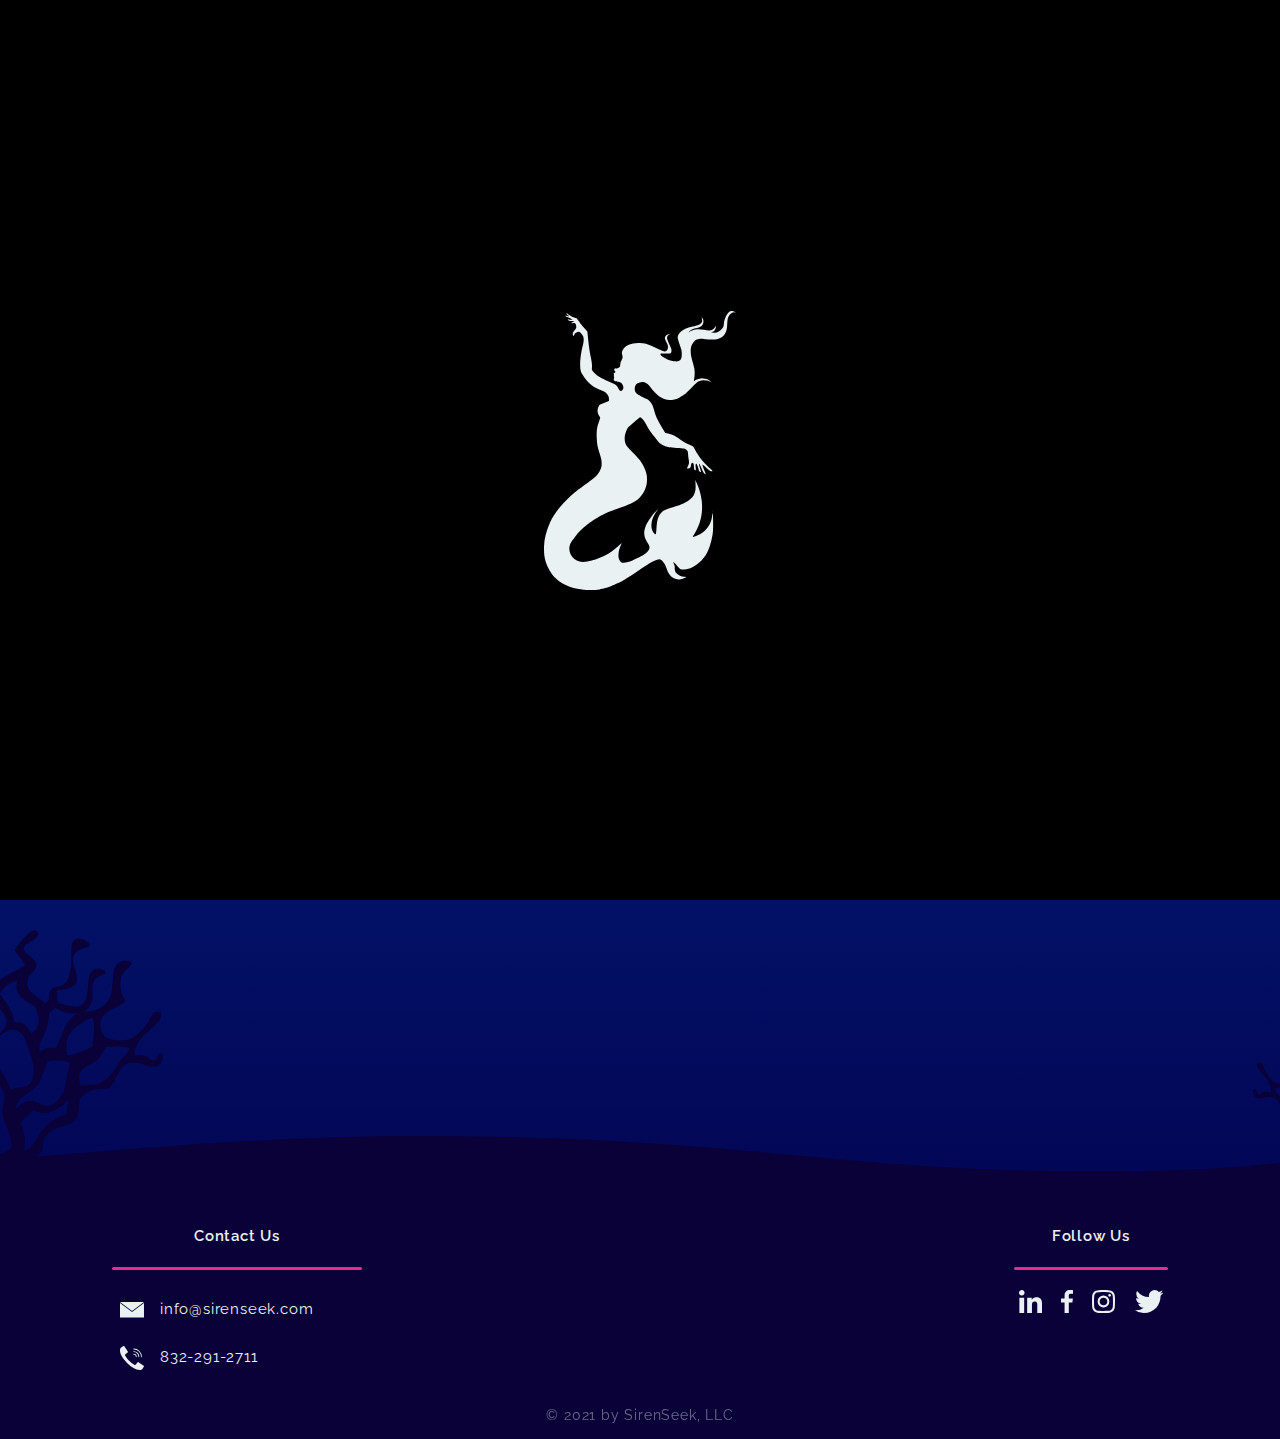
<file: pages/Job-Seekers.html>
<!DOCTYPE html>
<html lang="en">
<head>
	<meta charset="UTF-8">
	<meta name="viewport" content="width=device-width, initial-scale=1.0 shrink-to-fit=no">
	<meta name="description" content="Seeking Work? Check out our National Job Database and upload your resume to match with new opportunities now.">
	<!--social media meta tags-->
  	<meta property="og:locale" content="en_US">
  	<meta property="og:type" content="website">
  	<meta property="og:title" content="SirenSeek | Job Seekers">
  	<meta property="og:description" content="Seeking Work? Check out our National Job Database and upload your resume to match with new opportunities now.">
  	<meta property="og:url" content="https://sirenseek.com/Job-Seekers">
  	<meta property="og:image" content="https://sirenseek.com/images/social media.png">
  	<meta property="og:image:secure_url" content="https://sirenseek.com/images/social media.png">
  <!--links and fonts-->
	<link rel="stylesheet" href="../css/bootstrap.min.css">
	<link rel="preconnect" href="https://fonts.gstatic.com">
	<link href="https://fonts.googleapis.com/css2?family=Raleway:wght@200;400;500;600&display=swap" rel="stylesheet">
	<link rel="preconnect" href="https://fonts.gstatic.com">
	<link href="https://fonts.googleapis.com/css2?family=Lora:wght@500;600&display=swap" rel="stylesheet">
	<link rel="stylesheet" href="../css/style.css">
	<title>SirenSeek | Job Seekers</title>
	<link rel="icon" href="../images/favicon.png">
	<!-- Global site tag (gtag.js) - Google Analytics -->
<script async src="https://www.googletagmanager.com/gtag/js?id=G-LVYHD60046"></script>
<script>
  window.dataLayer = window.dataLayer || [];
  function gtag(){dataLayer.push(arguments);}
  gtag('js', new Date());

  gtag('config', 'G-LVYHD60046');
</script>
</head>
<body>
	<div class="pageloader"></div>
<header class="header ">
	<div class="logo"><a href="https://sirenseek.com/">
		<img src="../images/Logo.svg" alt="Logo">
	</a>
		
	</div>

			
	<nav>
		<ul class="nav-ul" id="nav-ul">
			<li><a href="Employers">Employers</a></li>
			<li><a href="Job-Seekers" id="act">Job Seekers</a></li>
			<li><a href="About">About</a></li>
			<li><a href="#contact" data-target="#contact">Contact</a></li>
		</ul>
	</nav>
	<button class="hamburger" id="hamburger">
				<span class="toggle-line"></span>
				<span class="toggle-line"></span>
				<span class="toggle-line"></span>
			</button>
</header>
<div class="job-seeker-wrapper">
		<div class="seeker-bg">
			<div class="job-seeker">
				<h1>Seeking <span class="pink">Work</span>?</h1>
				<h2>Apply Now.</h2>
				<p>Check out our National Job Database or upload your resume directly! </p>
				<div class="button-wrap">
					<div class="button-pink">
				<a href="https://loxo.co/sirenseek"><button>Search Jobs</button></a></div>
				<div class="button-blue">
				<a href="https://loxo.co/job/705819"><button>Upload Resume</button></a></div>
					


				</div>
				

					
			</div>
	
		
		</div>
	</div>
</div>
	
<footer>
		<div class="footer home-foot">

			<div class="footer-left">
				<p>Contact Us</p>
				<ul>
					<li><a href="mailto:info@sirenseek.com" target="_blank" type="mail"><div class="mail"><svg xmlns="http://www.w3.org/2000/svg"  viewBox="0 0 28.734 18.677">
  <g id="mail" transform="translate(-0.001 0)">
    <path id="Union_27" data-name="Union 27" d="M-2036.858-2250.489h-28.734v-17.437l14.45,10.836,14.285-10.815v17.415h0Zm-28.734-18.677h28.734l-14.3,10.826Z" transform="translate(2065.592 2269.165)"/>
  </g>
</svg>
</div>info@sirenseek.com</a></li>
	<li><a href="tel:832-291-2711"><div class="phone"><svg xmlns="http://www.w3.org/2000/svg"  viewBox="0 0 27.174 27.175">
  <g id="call" transform="translate(0 0)">
    <path id="Subtraction_28" data-name="Subtraction 28" d="M22.066,27.175h0a12.791,12.791,0,0,1-5.82-1.636,34.987,34.987,0,0,1-8.228-6.381C.126,11.267-.554,6.052.266,3.066A2.493,2.493,0,0,1,1.415,1.585L3.879.106a.742.742,0,0,1,1,.225l2.135,3.2L8.806,6.224a.751.751,0,0,1-.162,1L6.439,8.94a1.707,1.707,0,0,0-.45,2.18l.175.318A20.588,20.588,0,0,0,10.369,16.8a20.612,20.612,0,0,0,5.363,4.2l.322.177a1.7,1.7,0,0,0,2.179-.449l1.716-2.207a.748.748,0,0,1,1-.162l5.892,3.93a.74.74,0,0,1,.225,1l-1.479,2.464a2.5,2.5,0,0,1-1.48,1.148A7.722,7.722,0,0,1,22.066,27.175Z" transform="translate(0 0)" />
    <path id="Path_170" data-name="Path 170" d="M283.113,70.294a8.258,8.258,0,0,1,8.248,8.248.485.485,0,1,0,.97,0,9.229,9.229,0,0,0-9.219-9.219.485.485,0,0,0,0,.97Z" transform="translate(-267.583 -66.413)" />
    <path id="Path_171" data-name="Path 171" d="M283.113,121.494a5.343,5.343,0,0,1,5.337,5.337.485.485,0,0,0,.97,0,6.315,6.315,0,0,0-6.308-6.307.485.485,0,0,0,0,.97Z" transform="translate(-267.583 -114.702)" />
    <path id="Path_172" data-name="Path 172" d="M283.113,172.694a2.429,2.429,0,0,1,2.426,2.426.485.485,0,0,0,.97,0,3.4,3.4,0,0,0-3.4-3.4.485.485,0,0,0,0,.97Z" transform="translate(-267.583 -162.991)" />
  </g>
</svg>
</div>832-291-2711</a></li>
</ul>
			</div>

<div class="footer-right">
	<p>Follow Us</p>
	<ul>

		<li><a href="https://www.linkedin.com/company/sirenseek" target="_blank">
			<div class="socials"><svg id="Linkedin" xmlns="http://www.w3.org/2000/svg" width="23.071" height="23.015" viewBox="0 0 23.071 23.015">
  <path id="Color_Fill_1" data-name="Color Fill 1" d="M3.744.989A2.706,2.706,0,0,1,6.457,2.846a2.985,2.985,0,0,1,0,1.918A2.888,2.888,0,0,1,4.132,6.538a2.49,2.49,0,0,1-1.346-.224,2.665,2.665,0,0,1-1.55-1.673,1.963,1.963,0,0,1-.143-.959V3.417l.143-.592A2.917,2.917,0,0,1,2.908,1.152L3.5,1.01C3.584.99,3.686,1.025,3.744.989Zm5.487,7.65h4.59V10.72H13.9a3.312,3.312,0,0,1,.979-1.2c.118-.089.224-.22.347-.306a5.864,5.864,0,0,1,1.816-.816c.3-.084.639-.074.959-.143a4.767,4.767,0,0,1,1.224.041l.367.02c.336.077.68.1,1,.2a5.926,5.926,0,0,1,1.816,1,1.081,1.081,0,0,1,.184.224c.151.2.352.373.49.592a6.826,6.826,0,0,1,.694,1.734,18.315,18.315,0,0,1,.367,4.855v7.058a1.851,1.851,0,0,1-.469.02h-4.3a3.208,3.208,0,0,1-.02-.816V15.554l-.082-.857a2.973,2.973,0,0,0-.8-1.734,2.686,2.686,0,0,0-.918-.449,2.919,2.919,0,0,0-2.856.857c-.677.945-.673,2.41-.673,4.059v6.548a1.851,1.851,0,0,1-.469.02h-4.3a7.423,7.423,0,0,1-.02-1.448Zm-7.772,0H6.253V24H1.46Z" transform="translate(-1.074 -0.989)"  fill-rule="evenodd"/>
</svg>

</div>
		</a></li>
		<li><a href="https://www.facebook.com/SirenSeek" target="_blank">
			<div class="socials"><svg id="FB" xmlns="http://www.w3.org/2000/svg" width="12.019" height="23.015" viewBox="0 0 12.019 23.015">
  <path id="Path_1" data-name="Path 1" d="M87.8,23.015V12.53h3.58l.511-4.091H87.8V5.882c0-1.151.384-2.046,2.046-2.046h2.174V.128c-.511,0-1.79-.128-3.2-.128C85.754,0,83.58,1.918,83.58,5.37V8.439H80V12.53h3.58V23.015Z" transform="translate(-80)"  fill-rule="evenodd"/>
</svg>
</div>
		</a></li>
		<li><a href="https://www.instagram.com/sirenseekrecruiting/" target="_blank">
			<div class="socials"><svg id="Insta" xmlns="http://www.w3.org/2000/svg" width="23.015" height="23.015" viewBox="0 0 23.015 23.015">
  <path id="Path_3" data-name="Path 3" d="M11.507,2.046a35.284,35.284,0,0,1,4.6.128,5.93,5.93,0,0,1,2.174.384,4.49,4.49,0,0,1,2.174,2.174A5.93,5.93,0,0,1,20.841,6.9c0,1.151.128,1.534.128,4.6a35.284,35.284,0,0,1-.128,4.6,5.93,5.93,0,0,1-.384,2.174,4.49,4.49,0,0,1-2.174,2.174,5.93,5.93,0,0,1-2.174.384c-1.151,0-1.534.128-4.6.128a35.284,35.284,0,0,1-4.6-.128,5.93,5.93,0,0,1-2.174-.384,4.49,4.49,0,0,1-2.174-2.174,5.93,5.93,0,0,1-.384-2.174c0-1.151-.128-1.534-.128-4.6a35.284,35.284,0,0,1,.128-4.6,5.93,5.93,0,0,1,.384-2.174,4.592,4.592,0,0,1,.9-1.279,2.162,2.162,0,0,1,1.279-.9A5.93,5.93,0,0,1,6.9,2.174a35.284,35.284,0,0,1,4.6-.128m0-2.046A37.779,37.779,0,0,0,6.777.128,7.894,7.894,0,0,0,3.964.639,5.005,5.005,0,0,0,1.918,1.918,5.005,5.005,0,0,0,.639,3.964,5.826,5.826,0,0,0,.128,6.777,37.779,37.779,0,0,0,0,11.507a37.779,37.779,0,0,0,.128,4.731,7.894,7.894,0,0,0,.511,2.813A5.005,5.005,0,0,0,1.918,21.1a5.005,5.005,0,0,0,2.046,1.279,7.894,7.894,0,0,0,2.813.511,37.779,37.779,0,0,0,4.731.128,37.779,37.779,0,0,0,4.731-.128,7.894,7.894,0,0,0,2.813-.511,5.364,5.364,0,0,0,3.324-3.324,7.893,7.893,0,0,0,.511-2.813c0-1.279.128-1.662.128-4.731a37.779,37.779,0,0,0-.128-4.731,7.894,7.894,0,0,0-.511-2.813A5.005,5.005,0,0,0,21.1,1.918,5.005,5.005,0,0,0,19.051.639,7.894,7.894,0,0,0,16.238.128,37.779,37.779,0,0,0,11.507,0m0,5.626a5.787,5.787,0,0,0-5.882,5.882,5.882,5.882,0,1,0,5.882-5.882m0,9.717a3.767,3.767,0,0,1-3.836-3.836,3.767,3.767,0,0,1,3.836-3.836,3.767,3.767,0,0,1,3.836,3.836,3.767,3.767,0,0,1-3.836,3.836M17.645,3.964A1.406,1.406,0,1,0,19.051,5.37a1.419,1.419,0,0,0-1.406-1.406"/>
</svg>

</div>
		</a></li>
		<li><a href="https://twitter.com/sirenseek" target="_blank">
			<div class="socials"><svg id="Twitter" xmlns="http://www.w3.org/2000/svg" width="28.374" height="23.015" viewBox="0 0 28.374 23.015">
  <path id="Path_2" data-name="Path 2" d="M46.985,25.015c10.719,0,16.552-8.828,16.552-16.552V7.675a12.813,12.813,0,0,0,2.837-3,13.086,13.086,0,0,1-3.31.946,6.133,6.133,0,0,0,2.522-3.153A14.459,14.459,0,0,1,61.96,3.892,5.63,5.63,0,0,0,57.7,2a5.922,5.922,0,0,0-5.832,5.832,3.074,3.074,0,0,0,.158,1.261,16.3,16.3,0,0,1-11.98-6.148,6.037,6.037,0,0,0-.788,3,6.263,6.263,0,0,0,2.522,4.887,5.314,5.314,0,0,1-2.68-.788h0a5.761,5.761,0,0,0,4.729,5.675,4.86,4.86,0,0,1-1.576.158,2.683,2.683,0,0,1-1.1-.158,5.972,5.972,0,0,0,5.517,4.1,11.9,11.9,0,0,1-7.251,2.522A4.364,4.364,0,0,1,38,22.177a14.879,14.879,0,0,0,8.985,2.837" transform="translate(-38 -2)"/>
</svg>

</div>
		</a></li>
	</ul>
	
</div>			
<div class="copyright"><p>© 2021 by SirenSeek, LLC</p></div>
		</div>
</footer>

	

	

	
</div>
<!-- Contact-->
<div class="bg-modal" id="contact">
	<div class="contact-modal">
		<div class="close">+</div>


		

		
			<div class="pink-bubble"><img src="../images/pink-bubble.svg" alt="pink-bubble"></div>
			<div class="blue-bubble"><img src="../images/blue-bubble.svg" alt="blue-bubble"></div>
			<h1>Contact</h1>
			<div class="button-wrap">
					<div class="button-pink">
						<a href="Employers" ><button>Find Talent</button></a>
					</div>
					<div class="button-blue">
						<a href="Job-Seekers"><button>Find Work</button></a>
					</div>
			</div>
			<p>Not an employer or job seeker? Fill out the form below and one of our recruiters will contact you shortly.  </p>	
		<form action="https://docs.google.com/forms/u/0/d/e/1FAIpQLSdG1RrWTD8PTOGedEaORy4i-dzCgLlvVDpOSlpUkCdIqUnl8w/formResponse" method="POST" target="hidden_iframe" onsubmit="submitted=true;">
			<div class="form-wrap">
				<div class="form-left">
					<input type="text" placeholder="Name*" name="entry.1129065347" required>
					<input type="text" placeholder="Organization" name="entry.452893025">
					<input type="E-mail" placeholder="E-mail" name="entry.1955283442" required>
					<input type="tel" placeholder="Phone*" name="entry.886077003">
				</div>
				<div class="form-right">
					<input type="text" placeholder="Subject" name="entry.1625871744">
					<textarea type="text" placeholder="Message" name="entry.1302524457" required id="message"></textarea>
					<div class="button-pink" id="submit-button">
						<button type="submit">Submit</button>
					</div>
				</div>
			</div>
			
		</form>
		</div>
</div>
		<!----------javascript for Form to Email------------>
			<script src="../js/script.js" type="text/javascript">var submitted=false;</script>
		<iframe name="hidden_iframe" id="hidden_iframe" style="display:none;" 
		onload="if(submitted) {window.location='thankyou.html';}"></iframe>




<script src="../js/script.js" type="text/javascript"></script>
</body>
</html>
</file>
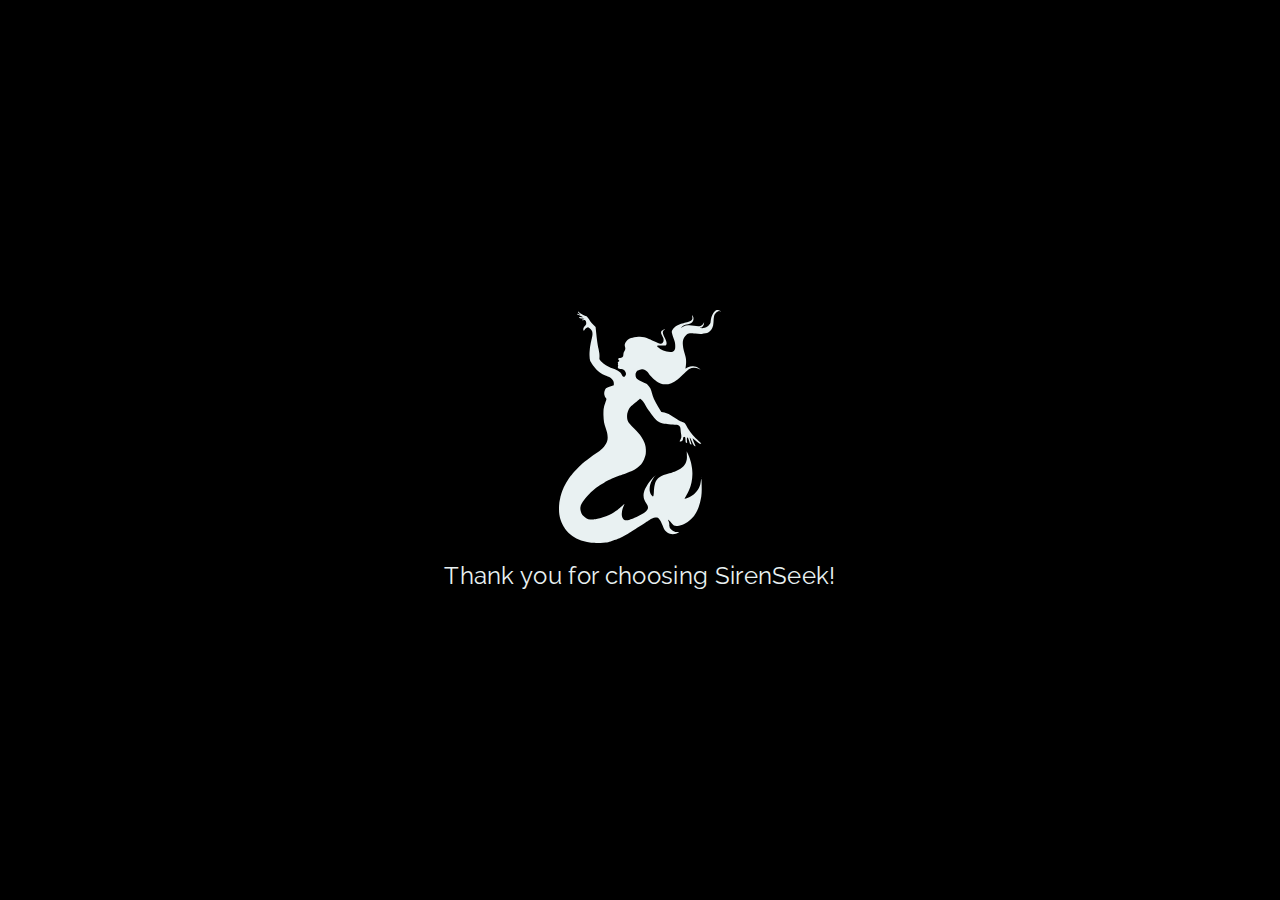
<file: pages/thankyou.html>
<!DOCTYPE html>
<html lang="en">
<head>
	<meta charset="UTF-8">
	<meta name=”robots” content=”nofollow”>
	<meta name="viewport" content="width=device-width, initial-scale=1.0 shrink-to-fit=no">
	<link rel="stylesheet" href="../css/bootstrap.min.css">
	<link rel="preconnect" href="https://fonts.gstatic.com">
	<link href="https://fonts.googleapis.com/css2?family=Raleway:wght@200;400;500;600&display=swap" rel="stylesheet">
	<link rel="preconnect" href="https://fonts.gstatic.com">
	<link href="https://fonts.googleapis.com/css2?family=Lora:wght@500;600&display=swap" rel="stylesheet">
	<link rel="stylesheet" href="../css/style.css">
	<title>thankyou</title>
</head>
<body>
			<div class="thankyou-wrapper">

<div class="thankyou" id="thankyou"></div>
					<img src="../images/thankyou.svg" alt="siren">
					<br>
					<h2>Thank you for choosing SirenSeek!</h2>
				</div>
				
				
				
		


<!--redirect from thanknyou page-->
<script>
         setTimeout(function(){
            window.location.href = 'https://sirenseek.com/';
         }, 2000);
      </script>
<script src="../js/script.js" type="text/javascript"></script>
</body>
</html>
</file>
<file: css/style.css>
/* http://meyerweb.com/eric/tools/css/reset/ 
   v2.0 | 20110126
   License: none (public domain)
*/

html, body, div, span, applet, object, iframe,
h1, h2, h3, h4, h5, h6, p, blockquote, pre,
a, abbr, acronym, address, big, cite, code,
del, dfn, em, img, ins, kbd, q, s, samp,
small, strike, strong, sub, sup, tt, var,
b, u, i, center,
dl, dt, dd, ol, ul, li,
fieldset, form, label, legend,
table, caption, tbody, tfoot, thead, tr, th, td,
article, aside, canvas, details, embed, 
figure, figcaption, footer, header, hgroup, 
menu, nav, output, ruby, section, summary,
time, mark, audio, video {
	margin: 0;
	padding: 0;
	border: 0;
	font-size: 100%;
	font: inherit;
	vertical-align: baseline;
}
/* HTML5 display-role reset for older browsers */
article, aside, details, figcaption, figure, 
footer, header, hgroup, menu, nav,{
	display: block;
}
}
body {
	line-height: 1;
	overflow-x: hidden;
	font-size: 16px;
}
ol, ul {
	list-style: none;
}
blockquote, q {
	quotes: none;
}
blockquote:before, blockquote:after,
q:before, q:after {
	content: '';
	content: none;
}
table {
	border-collapse: collapse;
	border-spacing: 0;
}

h1{
	font-family: 'Lora', serif;
	font-size: 3.313rem;
	font-weight: 500;
	color: #E9F1F2;
	height: 100%;
	z-index: 5;
	display: inline-block;
	text-align: center;

}
 h1::after{
	content: '.';
	font-size: 0;
	display: block;
	width: 100%;
	height: 6px;
	background:#EA2996;
	margin: 15px 0px;
	border-radius: 35px;
	z-index: 5;
}

	h2{font-family: 'Raleway', sans-serif; 
	text-decoration: none;
	font-weight: 400;
	font-size: 1.5rem;
	text-decoration: none;
	color: #E9F1F2;
	letter-spacing:.02rem;
	text-align: center;
}
p{color: #E9F1F2;
	
	font-size: 17px;
	font-family: 'Raleway', sans-serif; 
	font-weight: 400;
	z-index: 5;
	letter-spacing:.05rem;
	line-height: 3rem;
	
text-align: center;}

input, textarea{
	font-size: .75rem;
	font-family: 'Raleway', sans-serif; 
	font-weight: 400;
	z-index: 5;
	letter-spacing:.05rem;
	line-height: 2rem;
	box-sizing: border-box;
}
a {text-decoration: none;}
/*-----background gradient----*/	
html{scroll-behavior: smooth;}
/*------Header------*/
.header{
	background: none;
	position: absolute;
	padding:0 7em 0 7em;
	z-index: 3;
	display: flex;
	width: 100%;
	align-items: center;
	top:1.375rem;
}
.logo img{
		width: 15.95rem;
		height: 4rem;
		position: relative;
		
	
}
nav{
	position: relative;
	width: 100%;
	box-sizing: border-box;
	display: flex;
	justify-content: flex-end;
	flex-wrap: wrap;

		
}
nav ul{list-style:none;	
	

	}
nav li { display: inline-block;
			font-family: 'Raleway', sans-serif; 
			text-decoration: none;
			color: #E9F1F2;
			font-size: .75rem;
			box-sizing: border-box;
			position:relative;
			margin-left: 2.5rem;

}
li a{ display: inline-block;
			font-family: 'Raleway', sans-serif; 
			font-weight: 300;
			text-decoration: none;
			color: #E9F1F2;
			padding: 5px 5px 5px 5px;
			box-sizing: border-box;
			text-transform: uppercase;
			letter-spacing:.25rem; 
			}

li a:hover{
	color: #EA2996;
}

.toggle-line {
	display: block;
	width:25px;
	height:3px;
	background-color: #E9F1F2;
	border-radius: 1px;
	margin: 6px 0;
}

.hamburger:hover .toggle-line{
	background-color: #EA2996;
}
.hamburger{
	width: 3.125rem;
	height: auto;
	background:none;
	border:none;
	display:none;
	padding: 3px;
}
.hamburger:focus{
	outline: none;

}

#act{color: #EA2996;
	text-decoration: underline;
	text-underline-offset: .6rem;
}
.bg{z-index: 0;
box-sizing: border-box; 
position: absolute;
background-repeat: no-repeat;
width: 100%;
min-height: 1080px;
overflow-x:hidden;
background: linear-gradient(180deg, rgba(0,6,84,1) 0%, rgba(186,0,174,1) 100%);
background-attachment:  fixed;
}

.clouds svg{
	
	width: 100%;
	min-width: 1920px;
	height: 300px;
	top: -9em;
	right: 0;
	position: absolute;
	z-index: 1;
	opacity: 50%;
}
.clouds1 svg{
	width: 100%;
	min-width: 1920px;
	height: 300px;
	top: 20em;
	left: 100em;
	position: absolute;
	z-index: 1;

	
}
/*------Welcome------*/

.wrapper{
	max-width: 1920px;
	margin: 0 auto;
	margin-top: 5.531rem;
	padding: 0 7em 0 7em;
	position: relative;
	
	
}
.welcome{
	display: inline-block;
	padding:10.375rem 0 0 0;
	position: relative;
	z-index: 2;
}
.button-wrap{
	display: flex;
	align-items: flex-start;
	flex-wrap: wrap;
	justify-content: center;
	padding: 1.9rem 0;
	z-index: 10;
	position: relative;
}
.button-pink button{
	display: block;
	color: #E9F1F2;
	background-color:#EA2996;
	font-size: 17px;
	font-family: 'Raleway', sans-serif;
	text-align: center;
	font-weight: 500;
	text-decoration: none;
	border: 2px solid transparent;
	width: 9.375rem;
	box-sizing: border-box;
	height: 2.5rem;
	border-radius: 5rem;
	margin: 0 1.219rem;
	transition: 0.8s;
}
.button-blue button{display: block;
	color: #E9F1F2;
	background-color:#297CEA;
	font-size: 17px;
	font-family: 'Raleway', sans-serif; 
	text-align: center;
	font-weight: 500;
	text-decoration: none;
	border: 2px solid transparent;
	width: 9.375rem;
	box-sizing: border-box;
	height: 2.5rem;
	border-radius: 5rem;
	transition: 0.8s;
	margin: 0 1.219rem;
}


.scroller{
	pointer-events:auto;
	z-index: 3;
	box-sizing: border-box;
  width: 4rem;
	height: 4rem;
	top: 10rem;
	left: 50%;
	transform: translate(-50%, -50%);
	position: absolute;
	transition: .8s;

	
}
.scroller svg{
	fill: #e9f1f2;
	stroke:#e9f1f2;
	transition: .5s ease;
}
	
.scroller svg:hover{
	transform: scale(.8);transition: .5s ease;fill: transparent;
	stroke:#E9F1F2;
	
}

.seeking-wrap {
	
	align-items: center;
	box-sizing: border-box;
	height: 100%;
	width: 100%;
	
	position: relative;
	z-index: 2;
	
}
.pink{color:#EA2996;}


.button-pink button:hover {
	color:#EA2996;
	border: 2px solid #EA2996;
	background-color: transparent;
}
.button-blue button:hover {
	color:#297CEA;
	border: 2px solid #297CEA;
	background-color: transparent;

}


/*------What We Do------*/

.what-we-do-wrap section{
	max-width: 100%;
	min-height: 100%;
	position: relative;
	margin: 0 auto;
	z-index: 5;
}

.what-bubbles-right svg{
	width: 6%;
	height: 550px;
	bottom: 600px;
	right: 5%;
	position: absolute;
	z-index: 2;
}
.what-bubbles-left svg{
	width: 6%;
	height: 550px;
	bottom: 600px;
	left: 5%;
	transform: scaleX(-1);
	position: absolute;
	z-index: 2;
}
.bubble-flow g{
	position: absolute;
	width: 100%;
}



.what-pad {
	padding: 1.4rem 0rem;
	position: relative;
	margin: 0 auto;
	width: 52%;


}

.what-we-do {
	max-width: 4000px;
	width: 100%;
	min-height: 1637px;
	margin-top: -100px;
	position: relative;
	display: block;
	text-align: center;
	background-size: 100% 100%;
	background-repeat: no-repeat;
	background-image: url(../images/waves.svg);
	box-sizing: border-box;
	padding: 750px 0 0 0;
	z-index: 1;
	}
.services-wrap{
	width: 70%;
	z-index: 5;
	position: relative;
	box-sizing: border-box;
	display: flex;
	flex-wrap: wrap;
	justify-content: center;
	text-align: center;
	align-content: center;
	padding: 0 5rem;
	margin: 0 auto; 



	
	}
	.services{
		margin: 3rem 2%;
		position: relative;
		box-sizing: border-box;
		flex-basis: 15%;
		justify-content: center;
		text-align: center;
		z-index: 5;
    
    

}


.services p{
	font-weight: 500;
	padding: 1.4rem 0 3rem 0;
	position: relative;
	margin: 0 auto;
	line-height: 2rem;

}
.services object, .services svg{
	width: 7.8rem;
	z-index: 5;
	
}


.sun{
	position: absolute;
	box-sizing: border-box;
	z-index: 0;
	right:5em;
	top: 200px;
	background-image: url(../images/sun.svg);	
	width: 551px;
	height: 551px;
	


}


/*------Footer------*/
.footer{width: 100%;position: relative;background-size: cover;background-position: center;background-image: url(../images/footer.svg);z-index: 1;background-repeat: no-repeat;box-sizing: border-box;display: flex;padding: 20em 7em 0 7em;align-items: flex-start;justify-content: space-between;flex-wrap: wrap;}

.home-foot{
	margin-top:-300px;
}

.footer-left{
	
	width:250px;
	height:auto;
	display: flex;
	flex-direction: column;
	text-align: left;
	
}
.footer-left p{
	font-size: 15px;
	font-family: 'Raleway', sans-serif; 
	font-weight: 600;
	z-index: 5;
	height: 100%;
	letter-spacing:.05rem;
	line-height: 2rem;
	align-items: center;
	text-align: center;
	display: inline-block;


}
.footer-left p:after, .footer-right p::after{
	content: '.';
	font-size: 0;
	display: block;
	width: 100%;
	height: 3px;
	background:#EA2996;
	margin: 15px 0px;
	border-radius: 35px;
	z-index: 5;

}
.footer-left li a{

	font-size: 15px;
	font-family: 'Raleway', sans-serif; 
	font-weight: 400;
	z-index: 5;
	letter-spacing:.05rem;
	line-height: 2rem;
	text-transform: lowercase;
	padding: .5rem;
	box-sizing: border-box;
}
.footer-left a::hover {

	background-color: #EA2996;
	}
.copyright{
	margin-top: 0px;
	padding-top: 10px;
	width: 100%;
}
.copyright p{
	
	font-size: 14px;
	height: auto;
	display: block;
	align-self: center;
	opacity: 42%;
}
.footer-right {
	
	width: 154px;
	height:auto;
	flex-direction: column;
	display: flex;

}


.footer-right ul{
	display: flex;
	justify-content: space-between;
}
.footer-right p{
	font-size: 15px;
	font-family: 'Raleway', sans-serif; 
	font-weight: 600;
	z-index: 5;
	height: 100%;
	letter-spacing:.05rem;
	line-height: 2rem;
	align-items: center;
	text-align: center;
	display: inline-block;
}
.mail{padding-right: 1rem;
	height: auto;
	width: 40px;
	float: left;
	fill:#e9f1f2;

}
.mail svg:hover, .socials svg:hover{ fill:#EA2996;

}
.phone{padding-right: 1rem;
	height: auto;
	width: 40px;
	float: left;
	fill:#e9f1f2;

}
.phone svg:hover{ fill:#EA2996;

}

.socials{
	fill:#e9f1f2;
}

/*-----Employers----*/

.employer-wrapper{
	position: relative;
	width: 100%;
	height: auto;
	padding-top: 16.5rem;
	background: linear-gradient(242deg, rgba(0,6,84,1) 0%, rgba(103,0,141,1) 100%);

}
.employer{
	position: relative;
	width: 600px;
	display: block;
	text-align: center;
	padding-left: 7rem;
	z-index: 2;
}
.employer h2{
	padding:2rem 0 2rem 0;
}
.employer h1{
	height:0;
}
.employer p{
	padding-bottom: 2em;
	margin: auto;
	width:85%;

	
}
.employer-fish svg{
	width: 600px;
	z-index: 3;
	display: block;
	position: absolute;
	right: 7em;
	padding: 5px;
	z-index: 1;
	
}
.wrap{
	display: flex;
	flex-direction: row;
	width: 100%;
	height: 100%;
	padding-bottom: 5rem;
	/* flex-wrap: wrap; */
}

.employer .button-pink button {
	width: 12rem;
	margin: 0 auto;
}




/*------Job Seekers------*/

.job-seeker-wrapper{
	position: relative;
	width: 100%;
	height: auto;
	z-index: 1;
	box-sizing: border-box;
	display: inline-block;
	text-align: center;
	
	background: linear-gradient(0deg, rgba(3,5,85,1) 0%, rgba(0,55,156,1) 100%);
}
.job-seeker{
	position: relative;
	width: 1000px;
	display: block;
	text-align: center;
	margin:0 auto;
	padding: 16.5rem 7em 0 7em;
}
.job-seeker h2{
	padding: 2rem 0 2rem 0;
}
.job-seeker h1{
	height: 0;
}
.seeker-bg{
	position: relative;
	display: flex;
	background-position:center;
	background-size: cover;
	flex-direction: row;
	max-width: 100%;
	min-height: 1200px;
	background-repeat: no-repeat;
	background-image: url(../images/seeker-bg.svg);
}
.seeker-bg .button-pink, .seeker-bg .button-blue{
	padding: 0 3rem;
}

.job-seeker .button-pink button{
	width: 11rem;
}
.job-seeker .button-blue button{
	width: 11rem;
}

/*------About-------*/
.about-wrapper{
	position: relative;
	width: 100%;
	height: auto;
	background-size: 100% 100%;
	z-index: 1;
	box-sizing: border-box;
	display: inline-block;
	background-repeat: no-repeat;
	text-align: center;
	background-position: center;
	background-image: url(../images/About-bg.svg);
	overflow: hidden;
}
.about-bg{
	position: relative;
	padding: 0 7rem 0 10rem;
	background-position:center;
	background-size: cover;
	max-width: 100%;
	top:100px;
	bottom: 0;
	min-height: 2600px;
	background-repeat: no-repeat;
	background-image: url(../images/ship.svg);
	overflow-x: hidden;
}
.about{
	position: relative;
	width: 500px;
	display: block;
	text-align: left;
	padding: 10.375rem 0 0 0;
}
.about p{
	padding-bottom: 2rem;
	text-align: left;
	padding-top: 2rem;
	max-width: 40rem;
}
.about h1{
	height: 0;

}
.about-pic img{
	width: 250px;
	z-index: 3;
	padding: 10px;
	top: 100px;
	position: relative;
	
}
.about-bg .wrap{
	width: 100%;
	height: auto;
	align-items: center;
	justify-content: space-between;
}
#fish img{
	width: 350px;
}
#turtle img{
	width: 400px;
	top: 150px;
}

/*------Contact------*/
.form-wrap{
	display: flex;
	flex-direction: row;
	flex-wrap: wrap;
	width: 100%;
	height: 100%;
	padding-bottom: 5rem;
	justify-content: center;

}

.bg-modal{
	width:100%;
	height:100%;
	background-color: rgba( 0, 0, 0, 0.7);
	justify-content:center;
	align-items: center;
	position: fixed;
	top:0;
	display:none;
	z-index: 10;
	backdrop-filter: blur(8px);
	
}

.bg-modal.active {
  display: flex;
}


.contact-modal{
	max-width: 100vw;
	max-height: 100vh;
	padding: 3rem;
	box-sizing:border-box;
	background-color: white;
	border-radius: 20px;
	text-align: center;
	overflow: auto;
	position: fixed;
	background: radial-gradient(circle, rgba(0,204,255,1) 0%, rgba(101,136,227,1) 100%);

}
.close{
	position: absolute;
	top: 0;
	left: 2rem;
	font-weight: bold;
	font-size: 72px;
	transform: rotate(45deg);
	cursor: pointer;
	color:#E9F1F2;
}
.contact-modal h1::after{
	display: none;
}
.contact-modal .button-pink, .contact-modal .button-blue{
	padding: 0 3rem;
}
.contact-modal p {
	padding: 2em 73px;
	text-align: left;
}
.form-left{
	display: flex;
	flex-direction: column;
	min-width: 50%;
	padding: 0 73px;
}
.form-right{
	display: flex;
	flex-direction: column;
	min-width: 50%;
	padding: 0 73px;
}
.form-right button:last-child{
	 margin-left: auto;
 	 margin-right: 0;
  	

}
.form-left input{
	border:none;
	margin: 1em 0;
	padding: .5em .7em;
	border-radius: 10px;
	
}
.form-right input, .form-right textarea{
	border:none;
	margin: 1em 0;
	padding: .5em .7em;
	border-radius: 10px;
}
#message{
	padding-bottom: 7.7em;
}
#submit-button {
	position: relative;
	padding: 1.5em 0;
	
	box-sizing: border-box;
}

.blue-bubble{
	left: 2%;
	position: absolute;
	bottom: 2rem;
	width: 76px;
	height: 289px;
}
.pink-bubble{
	right: 2%;
	position: absolute;
	top: 2rem;
	width: 76px;
	height: 289px;
}

/*------thankyou-------*/
.thankyou-wrapper{
		position: relative;
	
	
	box-sizing: border-box;
	display: inline-flex;
	background-repeat: no-repeat;
	text-align: center;
	align-items: center;
	background: black;
	justify-content: center;
	flex-direction: column;
	width: 100vw;
	height: 100vh;
}


}
.thankyou{
	
	position: absolute;
}
/*--preloader--*/
.pageloader{
	background:black url('../images/Preload-Logo.svg') no-repeat center center;
	position: fixed;
	z-index:1000;
	background-size: 15%;
  left: 0;
  top: 0;
  width: 100vw;
  height: 100vh;


opacity:1;pointer-events: none;
}
.disappear{
	animation: loader 300ms ease-in-out;
	animation-fill-mode: forwards;
}
@keyframes loader{
	0%{
		opacity:1;
	}
	100%{
		opacity:0;display:none;
	}

}
/*------Media-------*/
@media only screen and (max-width: 1400px){
	.sun{
	width: 380px;
	height: 380px;
	top:250px;
	}
	.clouds{
	width: 800px;
		top: -30px;
		opacity:30%;
	}
	.what-bubbles-left, .what-bubbles-right{
	bottom: 600px;
	}
	.what-we-do{
		min-height: 0px;
		padding: 650px 0 100px 0;
		background-origin: border-box;
	}
	.services-wrap{
		padding: 1rem 7rem 7rem 7rem;
		width: 100%;
	}
	
}

@media only screen and (max-width: 1200px){

.what-bubbles-left, .what-bubbles-right{
	bottom:unset;
	}


.scroller{
	display: none;

}
	.button-blue button{
	margin: 1rem 1.219rem;
}
.button-pink button{
	margin: 1rem 1.219rem;
}
.button-wrap{
	padding: .9rem;
	}
	nav li{
		margin-left: 1rem;
	}
	
	.services-wrap{
		padding: 1rem 2rem 10rem 2rem;
		width: 90%;
	}

	.what-we-do{
		padding:600px 0 0 0;
	}
	.what-pad{
		width: 70%;
		padding-bottom: 1rem;
	}
	
	.employer-fish svg{
	opacity: 10%;
	width: 1300px;
	top:-14%;
	left:43%;
	transform: translateX(-50%) rotate(-160deg) skew(-30deg, 40deg);
	margin: 0 auto;
	position: fixed;
	}

.employer{
	margin: 0 auto;
	width: 100%;
	padding: 0 2em 3rem 2em;
}

	.job-seeker{
	margin: 0 auto;
	width: 100%;
	padding: 16.5rem 7em 0 7em;}

	.about-pic{
		padding: 0 2em;
		margin-top:-25%;
	}
	.about-bg{
		padding: 16.5rem 10rem 0 10rem;
	}
	.about{
		padding: 0 ;
		
	}

	.contact-modal{
		border-radius:0;
		padding: 6rem 3%;
	}
	.blue-bubble, .pink-bubble{
		display: none;
	
}
	.close{
		font-size: 3rem;
		top: 3%;
	}

}


@media only screen and (max-width: 992px){
	.nav-ul{
		display:none;
		width:100%;

	}
	

	.nav-ul.show{
		display: flex;
		position: fixed;
		flex-direction: column;
		top:0;
		left:0;
		flex-wrap:wrap;
		background: #0b0139;
		justify-content:center;
		width: 100vw;
		height:100vh;
		z-index:1000;
		box-sizing:border-box;
	}
	
	 

	nav li{
		margin:0 auto;
		padding:1rem;


	}
	nav li a{
		white-space: nowrap;
	}
  
	.hamburger{
	display: block;
	z-index: 1000;
}
	.welcome section{
		z-index: 1;
	}
.header{
  	padding:0 2rem;
  	justify-content: space-around;
  }
  .logo img{
  	width: 100%;
  	height: 100%;
  }
#act{color:#E9F1F2;}

.what-we-do{
	
	background: linear-gradient(180deg, rgba(1,5,84,1) 0%, rgb(10 0 45) 100%);
	min-height:0;
	top: 1rem;
	padding-top:1rem;
}

	.services-wrap{
		padding: 1rem 2rem 7rem 2rem;
		width: 100%;
	}

	.sun{
		opacity: 100%;
	z-index:-2;
	top:10%;
	left: 50%;
	transform: translate(-50%, -10%);
		
	}	
	.clouds svg{
		left:-2em;
		right:2em;
		top: -12em;
			
	}
	 .welcome{
    background-image: url(../images/waves.svg);
    background-size:cover;
    padding:15rem 0 8rem 0;
    width: 100%;
  }

  .seeking-wrap{
  	width: 100%;
	height: 100%;
	position: relative;
	display: flex;
	justify-content: center;


  }
  .wrapper{padding:5rem 0;}
	.job-seeker{
			padding-right: 2em;
	padding-left: 2em;
	}
	h1 {
  	font-size: 2rem;
  }
  h1::after{
  	height: 3px;
  }
	 h2{
  	font-size: 1rem;
  }
	.services{
		margin: 1rem 0;
		padding: 0 1rem;
		
		width: 100%;}
		.services p{
			padding:  1rem 0 1rem 0;
			font-size: 12px;
			line-height: 1.4rem;
		}
    
	p{line-height: 2.5rem;font-size:1rem;}

	.about p{
		width: 100%;
	}

.services object, .services svg{
	width: 5rem;
}
.about{
	text-align:center;width:100%;
}
	.about-pic{
		margin:0 auto;
	padding:0 0 5rem 0;
		
	}
	.about p{
		max-width: 100%;
		text-align:center;
	}
	
	.about-bg{
		padding: 1rem 2rem 0 2rem;
	}
	.wrap{flex-wrap:wrap-reverse;padding-bottom:1rem;}
	.about-pic img{
	width: 200px;
	z-index: 3;
	padding: 3rem 0rem;
	top: 100px;
	position: relative;
	
}
.about-bg div:nth-child(2){flex-wrap:wrap;}
#fish img{
	width: 200px;
}
#turtle img{
	width: 200px;
	top: 100px;
}
.button-blue button{
	width:unset; height:unset;padding: .3rem 1rem;font-size:1rem;
}
.button-pink button{
	width:unset;
	height:unset;
	padding: .3rem 1rem;
	font-size:1rem;
}
	
}
@media only screen and (max-width: 768px){
    .what-bubbles-left, .what-bubbles-right{
	display:none;
	}
	.seeking-wrap{
		padding:0;
	}
	
	.footer-right{
  		margin-top: 30px;
  	}
  	 .copyright p{margin-bottom: 10px;
			 
  	 	}
  	 .copyright{
			 order:3;
	}
.footer{background-image:none;
  		background-color: #0B0139;
  		padding: 3em 2em 0 2em;
  		justify-content: center;
  		
  	}
  	.footer-left, .footer-right{
  		margin: 0 auto;
  		width: 210px;
			padding-bottom: 2rem;
  	}

  	.home-foot{
  		margin-top: -4px;
  	}
	
	.seeker-bg{
		min-height: 900px;
	}
	.form-right button:last-child{
	 margin-left: auto;
 	 margin-right: auto;
  	

}
	.form-left, .form-right{
		width: 100%;
		padding: 0 2em;
	}
	.contact-modal p {
		padding: 2em;
		text-align: center;
	}
	.about-bg{
		padding:1rem 2rem 10rem 2rem;min-height:unset;
	}
	.about-pic img{
		width:100px;padding-top:0;
	}
	#fish img{width:100px;padding-top:0;}
	#turtle img{width:100px;padding-top:0;}
	.clouds1 svg{
		left:0;
		top:22em;
	}
	
	
}
@media only screen and (max-width: 568px){
	
	.services-wrap{
		padding: 0;
	}
	.what-we-do{
		padding-bottom:3rem;
			}	
			.footer-left p:after, .footer-right p::after,h1::after {
				height:2px;width:80%;margin:.9rem auto;
			}
}
@media only screen and (max-width: 375px){

	.welcome{
		padding:18rem 0 8rem 0;
	}
	.seeker-bg .button-blue, .seeker-bg .button-pink{
		padding:0;
	}
	

}

/*---------anime.js classes-------*/
.plus, .big-gear, .small-gear, .erp-flow, .hashi, .fish-swirl{
	transform-origin: 50% 50%;
  	transform-box: fill-box;


}
.hammer{
	transform-origin: 80px 80px;
  	transform-box: fill-box;
}
.soba{
	transform-origin: 50% 25px;
  	transform-box: fill-box;
}
</file>
